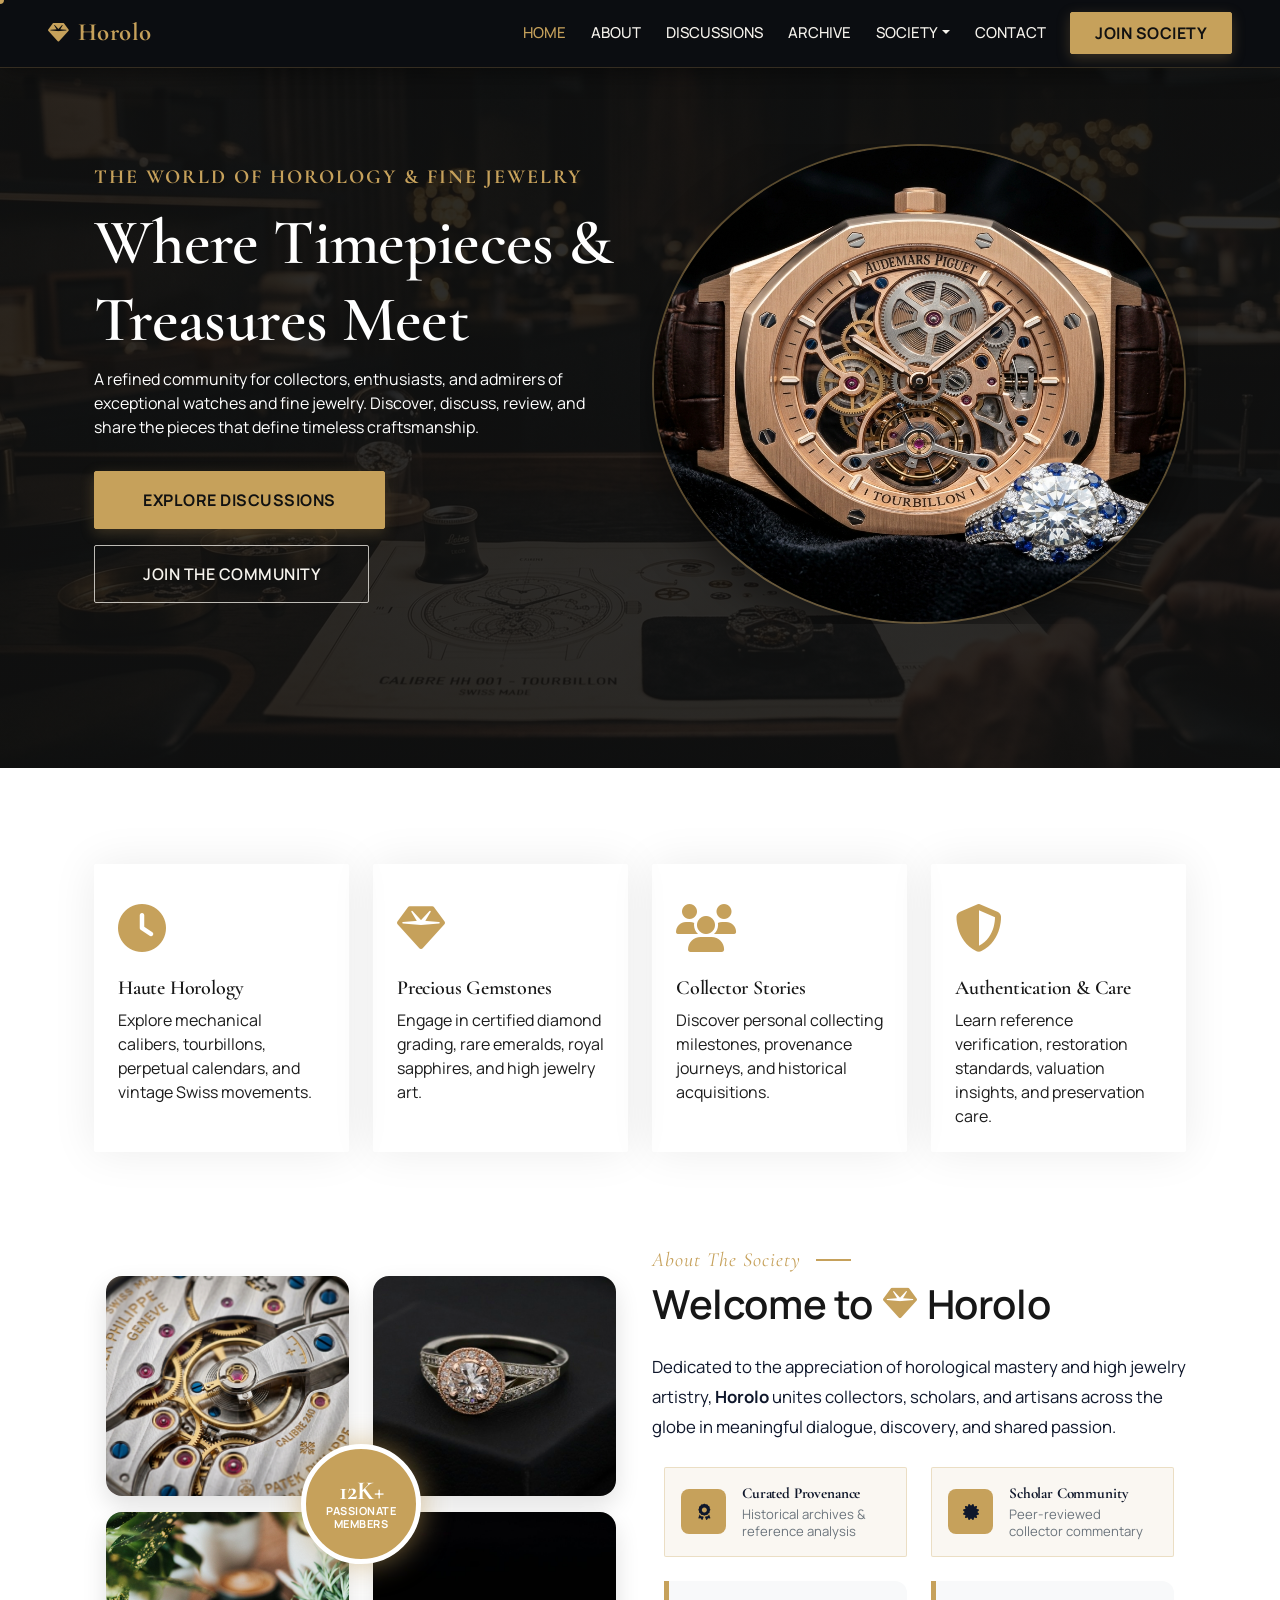
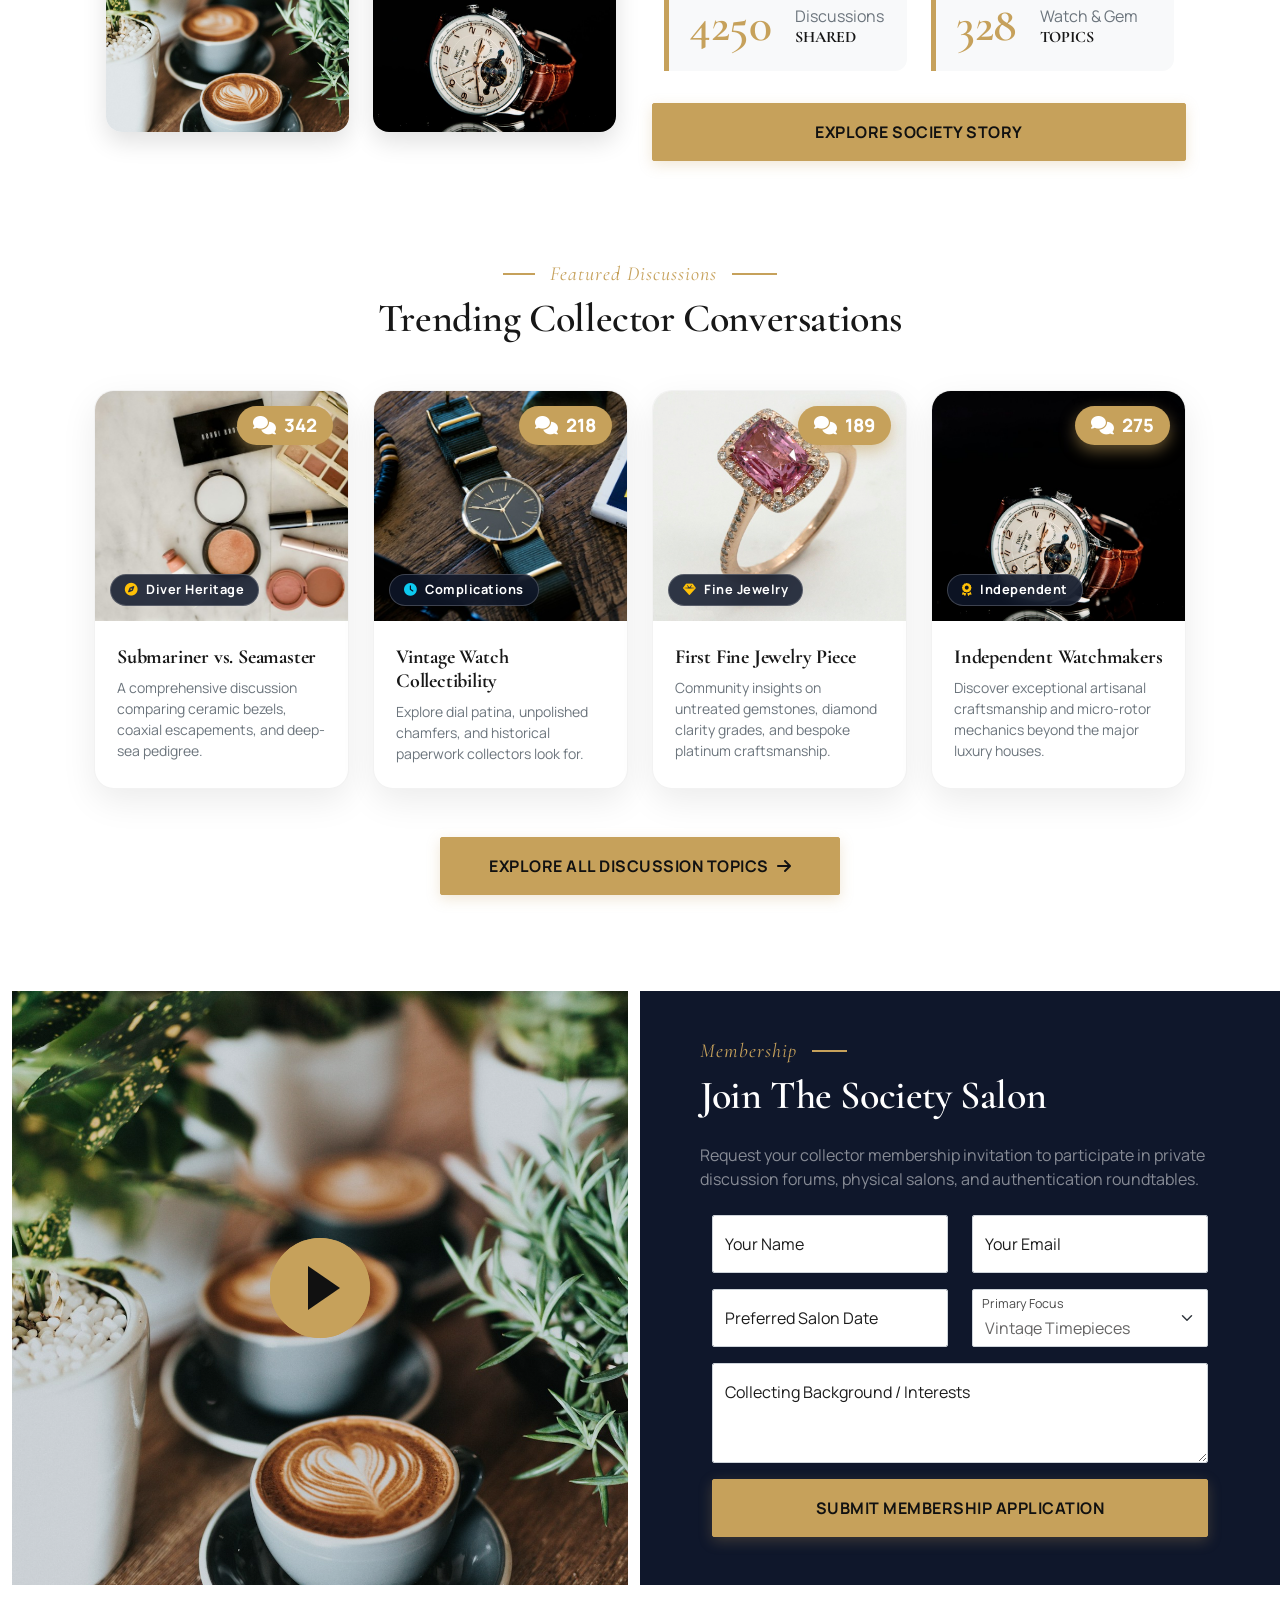
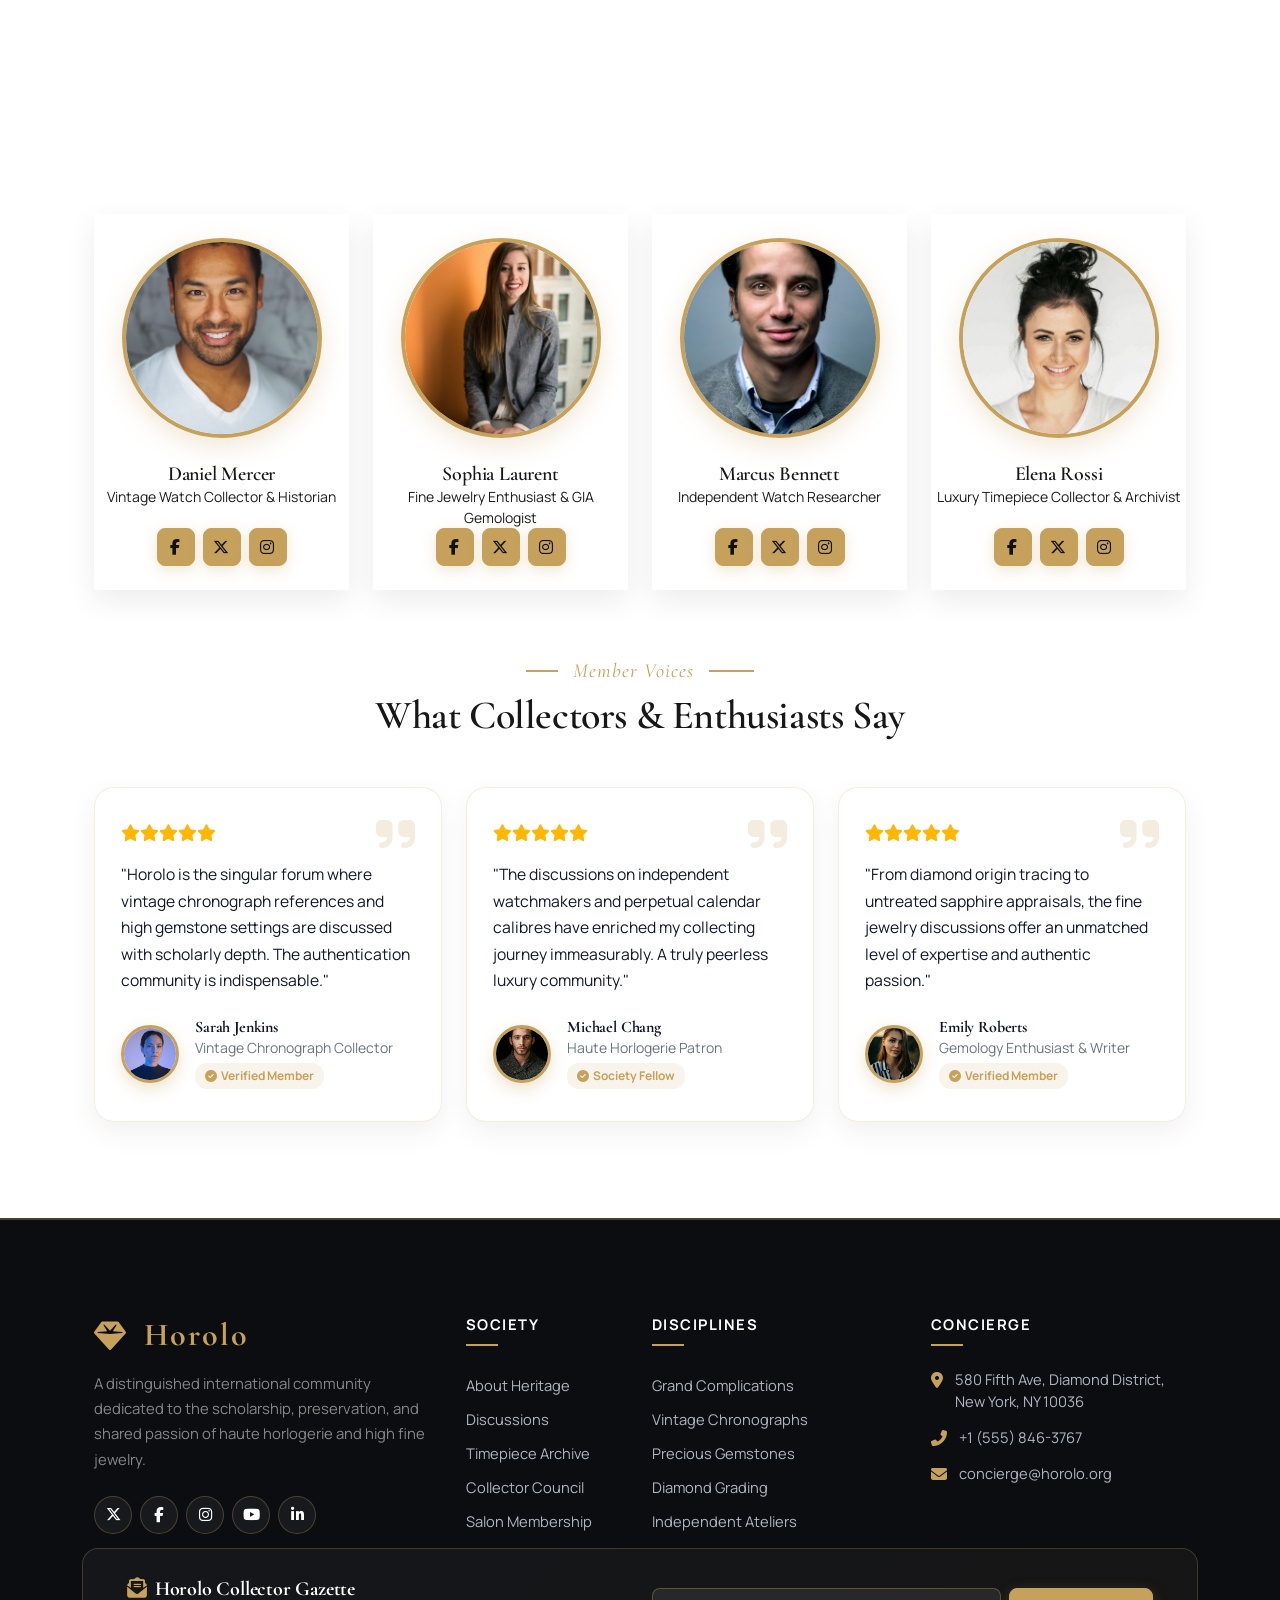
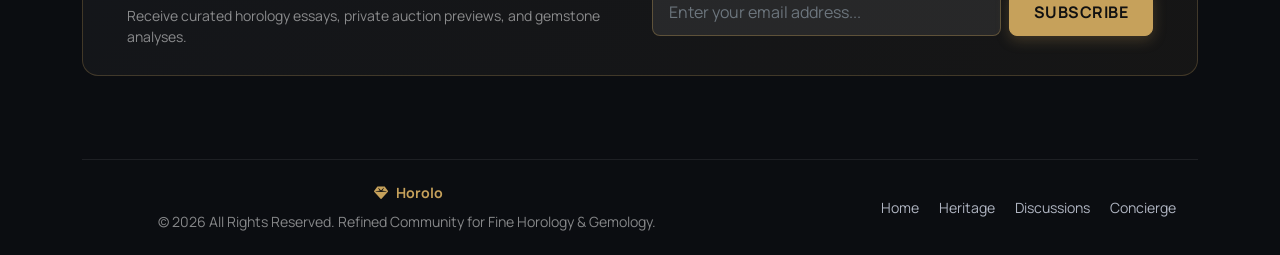
<file: index.html>
<!DOCTYPE html>
<html lang="en">

<head>
    <meta charset="utf-8">
    <title>Horolo | Where Timepieces & Treasures Meet</title>
    <meta content="width=device-width, initial-scale=1.0" name="viewport">
    <meta content="Horolo, luxury watches, fine jewelry, horology, watch collecting, vintage timepieces, precious gemstones, diamonds, Rolex, Patek Philippe, Audemars Piguet, Cartier, watch reviews, jewelry discussions" name="keywords">
    <meta content="A refined community for collectors, enthusiasts, and admirers of exceptional watches and fine jewelry. Discover, discuss, review, and share the pieces that define timeless craftsmanship." name="description">

    <!-- Favicon -->
    <link rel="icon" type="image/svg+xml" href="img/favicon.svg">
    <link rel="icon" type="image/png" sizes="32x32" href="img/favicon-32x32.png">
    <link rel="icon" type="image/png" href="img/favicon.png">
    <link rel="shortcut icon" href="img/favicon.ico">
    <link rel="apple-touch-icon" sizes="180x180" href="img/apple-touch-icon.png">

    <!-- Google Web Fonts -->
    <link rel="preconnect" href="https://fonts.googleapis.com">
    <link rel="preconnect" href="https://fonts.gstatic.com" crossorigin>
    <link href="https://fonts.googleapis.com/css2?family=Cormorant+Garamond:ital,wght@0,400;0,500;0,600;0,700;1,400;1,600&family=Manrope:wght@300;400;500;600;700;800&display=swap" rel="stylesheet">

    <!-- Icon Font Stylesheet -->
    <link href="https://cdnjs.cloudflare.com/ajax/libs/font-awesome/6.5.1/css/all.min.css" rel="stylesheet">
    <link href="https://cdn.jsdelivr.net/npm/bootstrap-icons@1.4.1/font/bootstrap-icons.css" rel="stylesheet">

    <!-- Libraries Stylesheet -->
    <link href="lib/animate/animate.min.css" rel="stylesheet">
    <link href="lib/owlcarousel/assets/owl.carousel.min.css" rel="stylesheet">
    <link href="lib/tempusdominus/css/tempusdominus-bootstrap-4.min.css" rel="stylesheet" />

    <!-- Customized Bootstrap Stylesheet -->
    <link href="css/bootstrap.min.css" rel="stylesheet">

    <!-- Template Stylesheet -->
    <link href="css/style.css" rel="stylesheet">

    <!-- Open Graph SEO -->
    <meta property="og:title" content="Horolo - Fine Jewelry & Luxury Watches Community">
    <meta property="og:description" content="A refined community for collectors, enthusiasts, and admirers of exceptional watches and fine jewelry. Discover, discuss, review, and share the pieces that define timeless craftsmanship.">
    <meta property="og:type" content="website">
</head>

<body>
    <div class="container-xxl bg-white p-0">
        <!-- Spinner Start -->
        <div id="spinner" class="show bg-white position-fixed translate-middle w-100 vh-100 top-50 start-50 d-flex align-items-center justify-content-center">
            <div class="spinner-border text-primary" style="width: 3rem; height: 3rem;" role="status">
                <span class="sr-only">Loading...</span>
            </div>
        </div>
        <!-- Spinner End -->


        <!-- Navbar & Hero Start -->
        <div class="container-xxl position-relative p-0">
            <nav class="navbar navbar-expand-lg navbar-dark bg-dark px-4 px-lg-5 py-3 py-lg-0">
                <a href="index.html" class="navbar-brand p-0">
                    <h1 class="text-primary m-0"><i class="fa fa-gem me-3"></i>Horolo</h1>
                </a>
                <button class="navbar-toggler" type="button" data-bs-toggle="collapse" data-bs-target="#navbarCollapse">
                    <span class="fa fa-bars"></span>
                </button>
                <div class="collapse navbar-collapse" id="navbarCollapse">
                    <div class="navbar-nav ms-auto py-0 pe-4">
                        <a href="index.html" class="nav-item nav-link active">Home</a>
                        <a href="about.html" class="nav-item nav-link">About</a>
                        <a href="service.html" class="nav-item nav-link">Discussions</a>
                        <a href="menu.html" class="nav-item nav-link">Archive</a>
                        <div class="nav-item dropdown">
                            <a href="#" class="nav-link dropdown-toggle" data-bs-toggle="dropdown">Society</a>
                            <div class="dropdown-menu m-0">
                                <a href="booking.html" class="dropdown-item">Membership Salon</a>
                                <a href="team.html" class="dropdown-item">Collector Council</a>
                                <a href="testimonial.html" class="dropdown-item">Collector Voices</a>
                            </div>
                        </div>
                        <a href="contact.html" class="nav-item nav-link">Contact</a>
                    </div>
                    <a href="booking.html" class="btn btn-primary py-2 px-4">Join Society</a>
                </div>
            </nav>

            <div class="container-xxl py-5 bg-dark hero-header mb-5">
                <div class="container my-5 py-5">
                    <div class="row align-items-center g-5">
                        <div class="col-lg-6 text-center text-lg-start">
                            <h5 class="text-primary text-uppercase fw-bold mb-3 tracking-widest animated slideInLeft" style="letter-spacing: 2px;">THE WORLD OF HOROLOGY & FINE JEWELRY</h5>
                            <h1 class="display-3 text-white animated slideInLeft">Where Timepieces &<br>Treasures Meet</h1>
                            <p class="text-white animated slideInLeft mb-4 pb-2">A refined community for collectors, enthusiasts, and admirers of exceptional watches and fine jewelry. Discover, discuss, review, and share the pieces that define timeless craftsmanship.</p>
                            <div class="d-flex flex-wrap align-items-center justify-content-center justify-content-lg-start gap-3">
                                <a href="service.html" class="btn btn-primary py-3 px-4 px-sm-5 animated slideInLeft">Explore Discussions</a>
                                <a href="booking.html" class="btn btn-outline-light py-3 px-4 px-sm-5 animated slideInLeft">Join the Community</a>
                            </div>
                        </div>
                        <div class="col-lg-6 text-center text-lg-end overflow-hidden">
                            <img class="img-fluid rounded-circle" src="img/hero.png" alt="Horolo Masterpiece Timepiece & Diamond Jewelry" style="max-height: 480px; box-shadow: 0 15px 45px rgba(0,0,0,0.5); border: 2px solid rgba(198, 161, 91, 0.4);">
                        </div>
                    </div>
                </div>
            </div>
        </div>
        <!-- Navbar & Hero End -->


        <!-- Service Start -->
        <div class="container-xxl py-5">
            <div class="container">
                <div class="row g-4">
                    <div class="col-lg-3 col-sm-6 wow fadeInUp" data-wow-delay="0.1s">
                        <div class="service-item rounded pt-3 h-100">
                            <div class="p-4 d-flex flex-column h-100">
                                <i class="fa fa-3x fa-clock text-primary mb-4"></i>
                                <h5>Haute Horology</h5>
                                <p class="mb-0">Explore mechanical calibers, tourbillons, perpetual calendars, and vintage Swiss movements.</p>
                            </div>
                        </div>
                    </div>
                    <div class="col-lg-3 col-sm-6 wow fadeInUp" data-wow-delay="0.3s">
                        <div class="service-item rounded pt-3 h-100">
                            <div class="p-4 d-flex flex-column h-100">
                                <i class="fa fa-3x fa-gem text-primary mb-4"></i>
                                <h5>Precious Gemstones</h5>
                                <p class="mb-0">Engage in certified diamond grading, rare emeralds, royal sapphires, and high jewelry art.</p>
                            </div>
                        </div>
                    </div>
                    <div class="col-lg-3 col-sm-6 wow fadeInUp" data-wow-delay="0.5s">
                        <div class="service-item rounded pt-3 h-100">
                            <div class="p-4 d-flex flex-column h-100">
                                <i class="fa fa-3x fa-users text-primary mb-4"></i>
                                <h5>Collector Stories</h5>
                                <p class="mb-0">Discover personal collecting milestones, provenance journeys, and historical acquisitions.</p>
                            </div>
                        </div>
                    </div>
                    <div class="col-lg-3 col-sm-6 wow fadeInUp" data-wow-delay="0.7s">
                        <div class="service-item rounded pt-3 h-100">
                            <div class="p-4 d-flex flex-column h-100">
                                <i class="fa fa-3x fa-shield-alt text-primary mb-4"></i>
                                <h5>Authentication & Care</h5>
                                <p class="mb-0">Learn reference verification, restoration standards, valuation insights, and preservation care.</p>
                            </div>
                        </div>
                    </div>
                </div>
            </div>
        </div>
        <!-- Service End -->


        <!-- About Start -->
        <div class="container-xxl py-5">
            <div class="container">
                <div class="row g-5 align-items-center">
                    <div class="col-lg-6">
                        <div class="about-img-container">
                            <div class="row g-3">
                                <div class="col-6 text-start">
                                    <div class="about-img-box wow zoomIn" data-wow-delay="0.1s">
                                        <img class="img-fluid w-100" src="img/about-1.jpg" alt="Master Swiss Watch Movement & Calibre Finish">
                                    </div>
                                </div>
                                <div class="col-6 text-start">
                                    <div class="about-img-box wow zoomIn" data-wow-delay="0.3s">
                                        <img class="img-fluid w-100" src="img/about-2.jpg" alt="Fine Diamond & Emerald High Jewelry Ring">
                                    </div>
                                </div>
                                <div class="col-6 text-end">
                                    <div class="about-img-box wow zoomIn" data-wow-delay="0.5s">
                                        <img class="img-fluid w-100" src="img/about-3.jpg" alt="Master Watchmaker Atelier Workbench">
                                    </div>
                                </div>
                                <div class="col-6 text-end">
                                    <div class="about-img-box wow zoomIn" data-wow-delay="0.7s">
                                        <img class="img-fluid w-100" src="img/about-4.jpg" alt="Luxury Timepiece & Gem Collector Archive">
                                    </div>
                                </div>
                            </div>
                            <div class="about-experience-badge wow pulse" data-wow-delay="0.9s">
                                <h3>12K+</h3>
                                <span>Passionate Members</span>
                            </div>
                        </div>
                    </div>
                    <div class="col-lg-6">
                        <h5 class="section-title ff-secondary text-start text-primary fw-normal wow fadeInUp" data-wow-delay="0.1s">About The Society</h5>
                        <h1 class="mb-4 wow fadeInUp d-flex align-items-center flex-wrap" data-wow-delay="0.2s">
                            <span>Welcome to</span>
                            <span class="heading-icon text-primary"><i class="fa fa-gem"></i></span>
                            <span>Horolo</span>
                        </h1>
                        <p class="lead mb-4 wow fadeInUp text-dark fw-normal" data-wow-delay="0.3s" style="font-size: 1.05rem; line-height: 1.8; color: #444;">
                            Dedicated to the appreciation of horological mastery and high jewelry artistry, <strong>Horolo</strong> unites collectors, scholars, and artisans across the globe in meaningful dialogue, discovery, and shared passion.
                        </p>
                        <div class="row g-3 mb-4 wow fadeInUp" data-wow-delay="0.4s">
                            <div class="col-sm-6">
                                <div class="d-flex align-items-center p-3 rounded" style="background: #FAF7F2; border: 1px solid rgba(198, 161, 91, 0.3);">
                                    <div class="btn-square bg-primary text-dark rounded-circle flex-shrink-0 me-3" style="width: 45px; height: 45px; display: flex; align-items: center; justify-content: center; font-weight: bold;">
                                        <i class="fa fa-award"></i>
                                    </div>
                                    <div>
                                        <h6 class="mb-1 text-dark fw-bold" style="font-size: 0.95rem;">Curated Provenance</h6>
                                        <small class="text-muted" style="font-size: 0.82rem; line-height: 1.3; display: block;">Historical archives & reference analysis</small>
                                    </div>
                                </div>
                            </div>
                            <div class="col-sm-6">
                                <div class="d-flex align-items-center p-3 rounded" style="background: #FAF7F2; border: 1px solid rgba(198, 161, 91, 0.3);">
                                    <div class="btn-square bg-primary text-dark rounded-circle flex-shrink-0 me-3" style="width: 45px; height: 45px; display: flex; align-items: center; justify-content: center; font-weight: bold;">
                                        <i class="fa fa-certificate"></i>
                                    </div>
                                    <div>
                                        <h6 class="mb-1 text-dark fw-bold" style="font-size: 0.95rem;">Scholar Community</h6>
                                        <small class="text-muted" style="font-size: 0.82rem; line-height: 1.3; display: block;">Peer-reviewed collector commentary</small>
                                    </div>
                                </div>
                            </div>
                        </div>
                        <div class="row g-4 mb-4">
                            <div class="col-sm-6 wow fadeInUp" data-wow-delay="0.5s">
                                <div class="d-flex align-items-center about-feature-box">
                                    <h1 class="flex-shrink-0 display-5 text-primary mb-0" data-toggle="counter-up">8500</h1>
                                    <div class="ps-4">
                                        <p class="mb-0 text-muted">Discussions</p>
                                        <h6 class="text-uppercase mb-0 fw-bold">Shared</h6>
                                    </div>
                                </div>
                            </div>
                            <div class="col-sm-6 wow fadeInUp" data-wow-delay="0.6s">
                                <div class="d-flex align-items-center about-feature-box">
                                    <h1 class="flex-shrink-0 display-5 text-primary mb-0" data-toggle="counter-up">650</h1>
                                    <div class="ps-4">
                                        <p class="mb-0 text-muted">Watch & Gem</p>
                                        <h6 class="text-uppercase mb-0 fw-bold">Topics</h6>
                                    </div>
                                </div>
                            </div>
                        </div>
                        <a class="btn btn-primary py-3 px-5 mt-2 wow fadeInUp" data-wow-delay="0.7s" href="about.html">Explore Society Story</a>
                    </div>
                </div>
            </div>
        </div>
        <!-- About End -->


        <!-- Chef Culinary Showcase Start (Featured Discussions) -->
        <div class="container-xxl py-5">
            <div class="container">
                <div class="text-center wow fadeInUp" data-wow-delay="0.1s">
                    <h5 class="section-title ff-secondary text-center text-primary fw-normal">Featured Discussions</h5>
                    <h1 class="mb-5">Trending Collector Conversations</h1>
                </div>
                <div class="row g-4">
                    <div class="col-lg-3 col-md-6 wow fadeInUp" data-wow-delay="0.1s">
                        <div class="culinary-card">
                            <div class="culinary-img-wrapper">
                                <span class="culinary-price-tag"><i class="fa fa-comments me-1"></i> 342</span>
                                <span class="culinary-badge"><i class="fa fa-compass text-warning me-1"></i> Diver Heritage</span>
                                <img src="img/menu-1.jpg" alt="Rolex Submariner vs Omega Seamaster Dive Watch Discussion">
                            </div>
                            <div class="culinary-content text-start">
                                <h5 class="fw-bold mb-2">Submariner vs. Seamaster</h5>
                                <p class="text-muted small mb-0">A comprehensive discussion comparing ceramic bezels, coaxial escapements, and deep-sea pedigree.</p>
                            </div>
                        </div>
                    </div>
                    <div class="col-lg-3 col-md-6 wow fadeInUp" data-wow-delay="0.3s">
                        <div class="culinary-card">
                            <div class="culinary-img-wrapper">
                                <span class="culinary-price-tag"><i class="fa fa-comments me-1"></i> 218</span>
                                <span class="culinary-badge"><i class="fa fa-clock text-info me-1"></i> Complications</span>
                                <img src="img/menu-2.jpg" alt="Patek Philippe Grand Complications Discussion">
                            </div>
                            <div class="culinary-content text-start">
                                <h5 class="fw-bold mb-2">Vintage Watch Collectibility</h5>
                                <p class="text-muted small mb-0">Explore dial patina, unpolished chamfers, and historical paperwork collectors look for.</p>
                            </div>
                        </div>
                    </div>
                    <div class="col-lg-3 col-md-6 wow fadeInUp" data-wow-delay="0.5s">
                        <div class="culinary-card">
                            <div class="culinary-img-wrapper">
                                <span class="culinary-price-tag"><i class="fa fa-comments me-1"></i> 189</span>
                                <span class="culinary-badge"><i class="fa fa-gem text-warning me-1"></i> Fine Jewelry</span>
                                <img src="img/menu-6.jpg" alt="High Fine Jewelry Diamond and Sapphire Discussion">
                            </div>
                            <div class="culinary-content text-start">
                                <h5 class="fw-bold mb-2">First Fine Jewelry Piece</h5>
                                <p class="text-muted small mb-0">Community insights on untreated gemstones, diamond clarity grades, and bespoke platinum craftsmanship.</p>
                            </div>
                        </div>
                    </div>
                    <div class="col-lg-3 col-md-6 wow fadeInUp" data-wow-delay="0.7s">
                        <div class="culinary-card">
                            <div class="culinary-img-wrapper">
                                <span class="culinary-price-tag"><i class="fa fa-comments me-1"></i> 275</span>
                                <span class="culinary-badge"><i class="fa fa-award text-warning me-1"></i> Independent</span>
                                <img src="img/menu-4.jpg" alt="Independent Watchmakers Craftsmanship Discussion">
                            </div>
                            <div class="culinary-content text-start">
                                <h5 class="fw-bold mb-2">Independent Watchmakers</h5>
                                <p class="text-muted small mb-0">Discover exceptional artisanal craftsmanship and micro-rotor mechanics beyond the major luxury houses.</p>
                            </div>
                        </div>
                    </div>
                </div>
                <div class="text-center mt-5 wow fadeInUp" data-wow-delay="0.9s">
                    <a href="service.html" class="btn btn-primary py-3 px-5">Explore All Discussion Topics <i class="fa fa-arrow-right ms-2"></i></a>
                </div>
            </div>
        </div>
        <!-- Chef Culinary Showcase End -->


        <!-- Reservation Start (Membership Salon Access) -->
        <div class="container-xxl py-5 px-0 wow fadeInUp" data-wow-delay="0.1s">
            <div class="row g-0">
                <div class="col-md-6">
                    <div class="video">
                        <button type="button" class="btn-play" data-bs-toggle="modal" data-src="https://www.youtube.com/embed/dQw4w9WgXcQ" data-bs-target="#videoModal">
                            <span></span>
                        </button>
                    </div>
                </div>
                <div class="col-md-6 bg-dark d-flex align-items-center">
                    <div class="p-5 wow fadeInUp" data-wow-delay="0.2s">
                        <h5 class="section-title ff-secondary text-start text-primary fw-normal">Membership</h5>
                        <h1 class="text-white mb-4">Join The Society Salon</h1>
                        <p class="text-white-50 mb-4">Request your collector membership invitation to participate in private discussion forums, physical salons, and authentication roundtables.</p>
                        <form>
                            <div class="row g-3">
                                <div class="col-md-6">
                                    <div class="form-floating">
                                        <input type="text" class="form-control" id="name" placeholder="Your Name">
                                        <label for="name">Your Name</label>
                                    </div>
                                </div>
                                <div class="col-md-6">
                                    <div class="form-floating">
                                        <input type="email" class="form-control" id="email" placeholder="Your Email">
                                        <label for="email">Your Email</label>
                                    </div>
                                </div>
                                <div class="col-md-6">
                                    <div class="form-floating date" id="date3" data-target-input="nearest">
                                        <input type="text" class="form-control datetimepicker-input" id="datetime" placeholder="Preferred Salon Date" data-target="#date3" data-toggle="datetimepicker" />
                                        <label for="datetime">Preferred Salon Date</label>
                                    </div>
                                </div>
                                <div class="col-md-6">
                                    <div class="form-floating">
                                        <select class="form-select" id="select1">
                                          <option value="1">Vintage Timepieces</option>
                                          <option value="2">Haute Horlogerie Complications</option>
                                          <option value="3">High Fine Jewelry & Gems</option>
                                          <option value="4">Independent Watchmaking</option>
                                        </select>
                                        <label for="select1">Primary Focus</label>
                                      </div>
                                </div>
                                <div class="col-12">
                                    <div class="form-floating">
                                        <textarea class="form-control" placeholder="Collecting Interests & Heritage" id="message" style="height: 100px"></textarea>
                                        <label for="message">Collecting Background / Interests</label>
                                    </div>
                                </div>
                                <div class="col-12">
                                    <button class="btn btn-primary w-100 py-3" type="submit">Submit Membership Application</button>
                                </div>
                            </div>
                        </form>
                    </div>
                </div>
            </div>
        </div>

        <div class="modal fade" id="videoModal" tabindex="-1" aria-labelledby="exampleModalLabel" aria-hidden="true">
            <div class="modal-dialog">
                <div class="modal-content rounded-0">
                    <div class="modal-header">
                        <h5 class="modal-title" id="exampleModalLabel">Haute Horlogerie Atelier Video</h5>
                        <button type="button" class="btn-close" data-bs-dismiss="modal" aria-label="Close"></button>
                    </div>
                    <div class="modal-body">
                        <div class="ratio ratio-16x9">
                            <iframe class="embed-responsive-item" src="" id="video" allowfullscreen allowscriptaccess="always"
                                allow="autoplay"></iframe>
                        </div>
                    </div>
                </div>
            </div>
        </div>
        <!-- Reservation End -->


        <!-- Team Start (Collector Council) -->
        <div class="container-xxl pt-5 pb-3">
            <div class="container">
                <div class="text-center wow fadeInUp" data-wow-delay="0.1s">
                    <h5 class="section-title ff-secondary text-center text-primary fw-normal">Collector Council</h5>
                    <h1 class="mb-5">Curators & Research Specialists</h1>
                </div>
                <div class="row g-4">
                    <div class="col-lg-3 col-md-6 wow fadeInUp" data-wow-delay="0.1s">
                        <div class="team-item text-center rounded overflow-hidden">
                            <div class="rounded-circle overflow-hidden mx-auto my-3">
                                <img class="img-fluid" src="img/team-1.jpg" alt="Daniel Mercer - Vintage Watch Collector & Historian">
                            </div>
                            <h5 class="mb-0">Daniel Mercer</h5>
                            <small>Vintage Watch Collector & Historian</small>
                            <div class="d-flex justify-content-center mt-3">
                                <a class="btn btn-square btn-primary mx-1" href=""><i class="fab fa-facebook-f"></i></a>
                                <a class="btn btn-square btn-primary mx-1" href=""><i class="fab fa-x-twitter"></i></a>
                                <a class="btn btn-square btn-primary mx-1" href=""><i class="fab fa-instagram"></i></a>
                            </div>
                        </div>
                    </div>
                    <div class="col-lg-3 col-md-6 wow fadeInUp" data-wow-delay="0.3s">
                        <div class="team-item text-center rounded overflow-hidden">
                            <div class="rounded-circle overflow-hidden mx-auto my-3">
                                <img class="img-fluid" src="img/team-2.jpg" alt="Sophia Laurent - Fine Jewelry Specialist & GIA Gemologist">
                            </div>
                            <h5 class="mb-0">Sophia Laurent</h5>
                            <small>Fine Jewelry Enthusiast & GIA Gemologist</small>
                            <div class="d-flex justify-content-center mt-3">
                                <a class="btn btn-square btn-primary mx-1" href=""><i class="fab fa-facebook-f"></i></a>
                                <a class="btn btn-square btn-primary mx-1" href=""><i class="fab fa-x-twitter"></i></a>
                                <a class="btn btn-square btn-primary mx-1" href=""><i class="fab fa-instagram"></i></a>
                            </div>
                        </div>
                    </div>
                    <div class="col-lg-3 col-md-6 wow fadeInUp" data-wow-delay="0.5s">
                        <div class="team-item text-center rounded overflow-hidden">
                            <div class="rounded-circle overflow-hidden mx-auto my-3">
                                <img class="img-fluid" src="img/team-3.jpg" alt="Marcus Bennett - Independent Watch Researcher">
                            </div>
                            <h5 class="mb-0">Marcus Bennett</h5>
                            <small>Independent Watch Researcher</small>
                            <div class="d-flex justify-content-center mt-3">
                                <a class="btn btn-square btn-primary mx-1" href=""><i class="fab fa-facebook-f"></i></a>
                                <a class="btn btn-square btn-primary mx-1" href=""><i class="fab fa-x-twitter"></i></a>
                                <a class="btn btn-square btn-primary mx-1" href=""><i class="fab fa-instagram"></i></a>
                            </div>
                        </div>
                    </div>
                    <div class="col-lg-3 col-md-6 wow fadeInUp" data-wow-delay="0.7s">
                        <div class="team-item text-center rounded overflow-hidden">
                            <div class="rounded-circle overflow-hidden mx-auto my-3">
                                <img class="img-fluid" src="img/team-4.jpg" alt="Elena Rossi - Luxury Timepiece Collector & Archivist">
                            </div>
                            <h5 class="mb-0">Elena Rossi</h5>
                            <small>Luxury Timepiece Collector & Archivist</small>
                            <div class="d-flex justify-content-center mt-3">
                                <a class="btn btn-square btn-primary mx-1" href=""><i class="fab fa-facebook-f"></i></a>
                                <a class="btn btn-square btn-primary mx-1" href=""><i class="fab fa-x-twitter"></i></a>
                                <a class="btn btn-square btn-primary mx-1" href=""><i class="fab fa-instagram"></i></a>
                            </div>
                        </div>
                    </div>
                </div>
            </div>
        </div>
        <!-- Team End -->


        <!-- VIP Guest Testimonials Start (Collector Voices) -->
        <div class="container-xxl py-5">
            <div class="container">
                <div class="text-center wow fadeInUp" data-wow-delay="0.1s">
                    <h5 class="section-title ff-secondary text-center text-primary fw-normal">Member Voices</h5>
                    <h1 class="mb-5">What Collectors & Enthusiasts Say</h1>
                </div>
                <div class="row g-4 justify-content-center">
                    <div class="col-lg-4 col-md-6 wow fadeInUp" data-wow-delay="0.1s">
                        <div class="vip-testimonial-card">
                            <i class="fa fa-quote-right vip-quote-icon"></i>
                            <div class="vip-star-rating">
                                <i class="fa fa-star"></i><i class="fa fa-star"></i><i class="fa fa-star"></i><i class="fa fa-star"></i><i class="fa fa-star"></i>
                            </div>
                            <p class="text-dark mb-4" style="line-height: 1.7; font-size: 0.98rem;">"Horolo is the singular forum where vintage chronograph references and high gemstone settings are discussed with scholarly depth. The authentication community is indispensable."</p>
                            <div class="d-flex align-items-center">
                                <img class="vip-avatar me-3" src="img/testimonial-1.jpg" alt="Sarah Jenkins Collector Review">
                                <div>
                                    <h6 class="fw-bold mb-0 text-dark">Sarah Jenkins</h6>
                                    <small class="text-muted d-block mb-1">Vintage Chronograph Collector</small>
                                    <span class="vip-verified-badge"><i class="fa fa-check-circle"></i> Verified Member</span>
                                </div>
                            </div>
                        </div>
                    </div>
                    <div class="col-lg-4 col-md-6 wow fadeInUp" data-wow-delay="0.3s">
                        <div class="vip-testimonial-card">
                            <i class="fa fa-quote-right vip-quote-icon"></i>
                            <div class="vip-star-rating">
                                <i class="fa fa-star"></i><i class="fa fa-star"></i><i class="fa fa-star"></i><i class="fa fa-star"></i><i class="fa fa-star"></i>
                            </div>
                            <p class="text-dark mb-4" style="line-height: 1.7; font-size: 0.98rem;">"The discussions on independent watchmakers and perpetual calendar calibres have enriched my collecting journey immeasurably. A truly peerless luxury community."</p>
                            <div class="d-flex align-items-center">
                                <img class="vip-avatar me-3" src="img/testimonial-2.jpg" alt="Michael Chang Collector Review">
                                <div>
                                    <h6 class="fw-bold mb-0 text-dark">Michael Chang</h6>
                                    <small class="text-muted d-block mb-1">Haute Horlogerie Patron</small>
                                    <span class="vip-verified-badge"><i class="fa fa-check-circle"></i> Society Fellow</span>
                                </div>
                            </div>
                        </div>
                    </div>
                    <div class="col-lg-4 col-md-6 wow fadeInUp" data-wow-delay="0.5s">
                        <div class="vip-testimonial-card">
                            <i class="fa fa-quote-right vip-quote-icon"></i>
                            <div class="vip-star-rating">
                                <i class="fa fa-star"></i><i class="fa fa-star"></i><i class="fa fa-star"></i><i class="fa fa-star"></i><i class="fa fa-star"></i>
                            </div>
                            <p class="text-dark mb-4" style="line-height: 1.7; font-size: 0.98rem;">"From diamond origin tracing to untreated sapphire appraisals, the fine jewelry discussions offer an unmatched level of expertise and authentic passion."</p>
                            <div class="d-flex align-items-center">
                                <img class="vip-avatar me-3" src="img/testimonial-3.jpg" alt="Emily Roberts Collector Review">
                                <div>
                                    <h6 class="fw-bold mb-0 text-dark">Emily Roberts</h6>
                                    <small class="text-muted d-block mb-1">Gemology Enthusiast & Writer</small>
                                    <span class="vip-verified-badge"><i class="fa fa-check-circle"></i> Verified Member</span>
                                </div>
                            </div>
                        </div>
                    </div>
                </div>
            </div>
        </div>
        <!-- VIP Guest Testimonials End -->
        

                        <!-- Footer Start -->
        <div class="container-fluid footer pt-5 mt-5 wow fadeIn" data-wow-delay="0.1s">
            <div class="container py-5">
                <!-- Top Brand & Columns Grid -->
                <div class="row g-5">
                    <!-- Col 1: Brand & About -->
                    <div class="col-lg-4 col-md-6">
                        <a href="index.html" class="d-inline-flex align-items-center text-decoration-none mb-3">
                            <h2 class="text-primary m-0 d-inline-flex align-items-center fw-bold" style="letter-spacing: 2px;">
                                <i class="fa fa-gem me-3 text-primary"></i>Horolo
                            </h2>
                        </a>
                        <p class="text-white-50 mb-4" style="font-size: 0.93rem; line-height: 1.7;">A distinguished international community dedicated to the scholarship, preservation, and shared passion of haute horlogerie and high fine jewelry.</p>
                        <div class="d-flex align-items-center">
                            <a class="footer-social-btn" href="https://twitter.com" target="_blank" title="Twitter / X"><i class="fab fa-x-twitter"></i></a>
                            <a class="footer-social-btn" href="https://facebook.com" target="_blank" title="Facebook"><i class="fab fa-facebook-f"></i></a>
                            <a class="footer-social-btn" href="https://instagram.com" target="_blank" title="Instagram"><i class="fab fa-instagram"></i></a>
                            <a class="footer-social-btn" href="https://youtube.com" target="_blank" title="YouTube"><i class="fab fa-youtube"></i></a>
                            <a class="footer-social-btn" href="https://linkedin.com" target="_blank" title="LinkedIn"><i class="fab fa-linkedin-in"></i></a>
                        </div>
                    </div>

                    <!-- Col 2: Quick Links -->
                    <div class="col-lg-2 col-md-6">
                        <h5 class="footer-heading">Society</h5>
                        <a class="footer-link-item" href="about.html">About Heritage</a>
                        <a class="footer-link-item" href="service.html">Discussions</a>
                        <a class="footer-link-item" href="menu.html">Timepiece Archive</a>
                        <a class="footer-link-item" href="team.html">Collector Council</a>
                        <a class="footer-link-item" href="booking.html">Salon Membership</a>
                    </div>

                    <!-- Col 3: Collecting Disciplines -->
                    <div class="col-lg-3 col-md-6">
                        <h5 class="footer-heading">Disciplines</h5>
                        <a class="footer-link-item" href="service.html">Grand Complications</a>
                        <a class="footer-link-item" href="service.html">Vintage Chronographs</a>
                        <a class="footer-link-item" href="service.html">Precious Gemstones</a>
                        <a class="footer-link-item" href="service.html">Diamond Grading</a>
                        <a class="footer-link-item" href="service.html">Independent Ateliers</a>
                    </div>

                    <!-- Col 4: Concierge & Salons -->
                    <div class="col-lg-3 col-md-6">
                        <h5 class="footer-heading">Concierge</h5>
                        <div class="footer-contact-item">
                            <i class="fa fa-map-marker-alt"></i>
                            <span>580 Fifth Ave, Diamond District, New York, NY 10036</span>
                        </div>
                        <div class="footer-contact-item">
                            <i class="fa fa-phone-alt"></i>
                            <span>+1 (555) 846-3767</span>
                        </div>
                        <div class="footer-contact-item">
                            <i class="fa fa-envelope"></i>
                            <span>concierge@horolo.org</span>
                        </div>
                    </div>
                </div>

                <!-- Newsletter Card Strip -->
                <div class="footer-newsletter-box">
                    <div class="row align-items-center">
                        <div class="col-lg-6 mb-3 mb-lg-0">
                            <h5 class="text-white mb-1 fw-bold"><i class="fa fa-envelope-open-text text-primary me-2"></i>Horolo Collector Gazette</h5>
                            <p class="text-white-50 small mb-0">Receive curated horology essays, private auction previews, and gemstone analyses.</p>
                        </div>
                        <div class="col-lg-6">
                            <form class="d-flex flex-sm-row flex-column gap-2">
                                <input type="email" class="form-control" placeholder="Enter your email address..." style="background: rgba(255,255,255,0.08); border: 1px solid rgba(198,161,91,0.35); color: #fff; border-radius: 8px; height: 48px; padding-left: 16px;">
                                <button type="button" class="btn btn-primary px-4 fw-bold" style="white-space: nowrap; height: 48px; border-radius: 8px;">Subscribe</button>
                            </form>
                        </div>
                    </div>
                </div>
            </div>

            <!-- Bottom Copyright Bar -->
            <div class="container">
                <div class="footer-bottom-bar">
                    <div class="row align-items-center">
                        <div class="col-md-7 text-center text-md-start mb-3 mb-md-0 d-flex align-items-center justify-content-center justify-content-md-start flex-wrap gap-2">
                            <a href="index.html" class="text-primary fw-bold text-decoration-none d-inline-flex align-items-center me-2">
                                <i class="fa fa-gem me-2 text-primary"></i>Horolo
                            </a>
                            <span class="text-white-50">&copy; 2026 All Rights Reserved. Refined Community for Fine Horology &amp; Gemology.</span>
                        </div>
                        <div class="col-md-5 text-center text-md-end">
                            <div class="d-inline-flex flex-wrap justify-content-center justify-content-md-end">
                                <a href="index.html">Home</a>
                                <a href="about.html">Heritage</a>
                                <a href="service.html">Discussions</a>
                                <a href="contact.html">Concierge</a>
                            </div>
                        </div>
                    </div>
                </div>
            </div>
        </div>
        <!-- Footer End -->


        <!-- Back to Top -->
        <a href="#" class="btn btn-lg btn-primary btn-lg-square back-to-top"><i class="bi bi-arrow-up"></i></a>
    </div>

    <!-- JavaScript Libraries -->
    <script src="https://code.jquery.com/jquery-3.4.1.min.js"></script>
    <script src="https://cdn.jsdelivr.net/npm/bootstrap@5.0.0/dist/js/bootstrap.bundle.min.js"></script>
    <script src="lib/wow/wow.min.js"></script>
    <script src="lib/easing/easing.min.js"></script>
    <script src="lib/waypoints/waypoints.min.js"></script>
    <script src="lib/counterup/counterup.min.js"></script>
    <script src="lib/owlcarousel/owl.carousel.min.js"></script>
    <script src="lib/tempusdominus/js/moment.min.js"></script>
    <script src="lib/tempusdominus/js/moment-timezone.min.js"></script>
    <script src="lib/tempusdominus/js/tempusdominus-bootstrap-4.min.js"></script>

    <!-- Template Javascript -->
    <script src="js/main.js"></script>
</body>

</html>
</file>
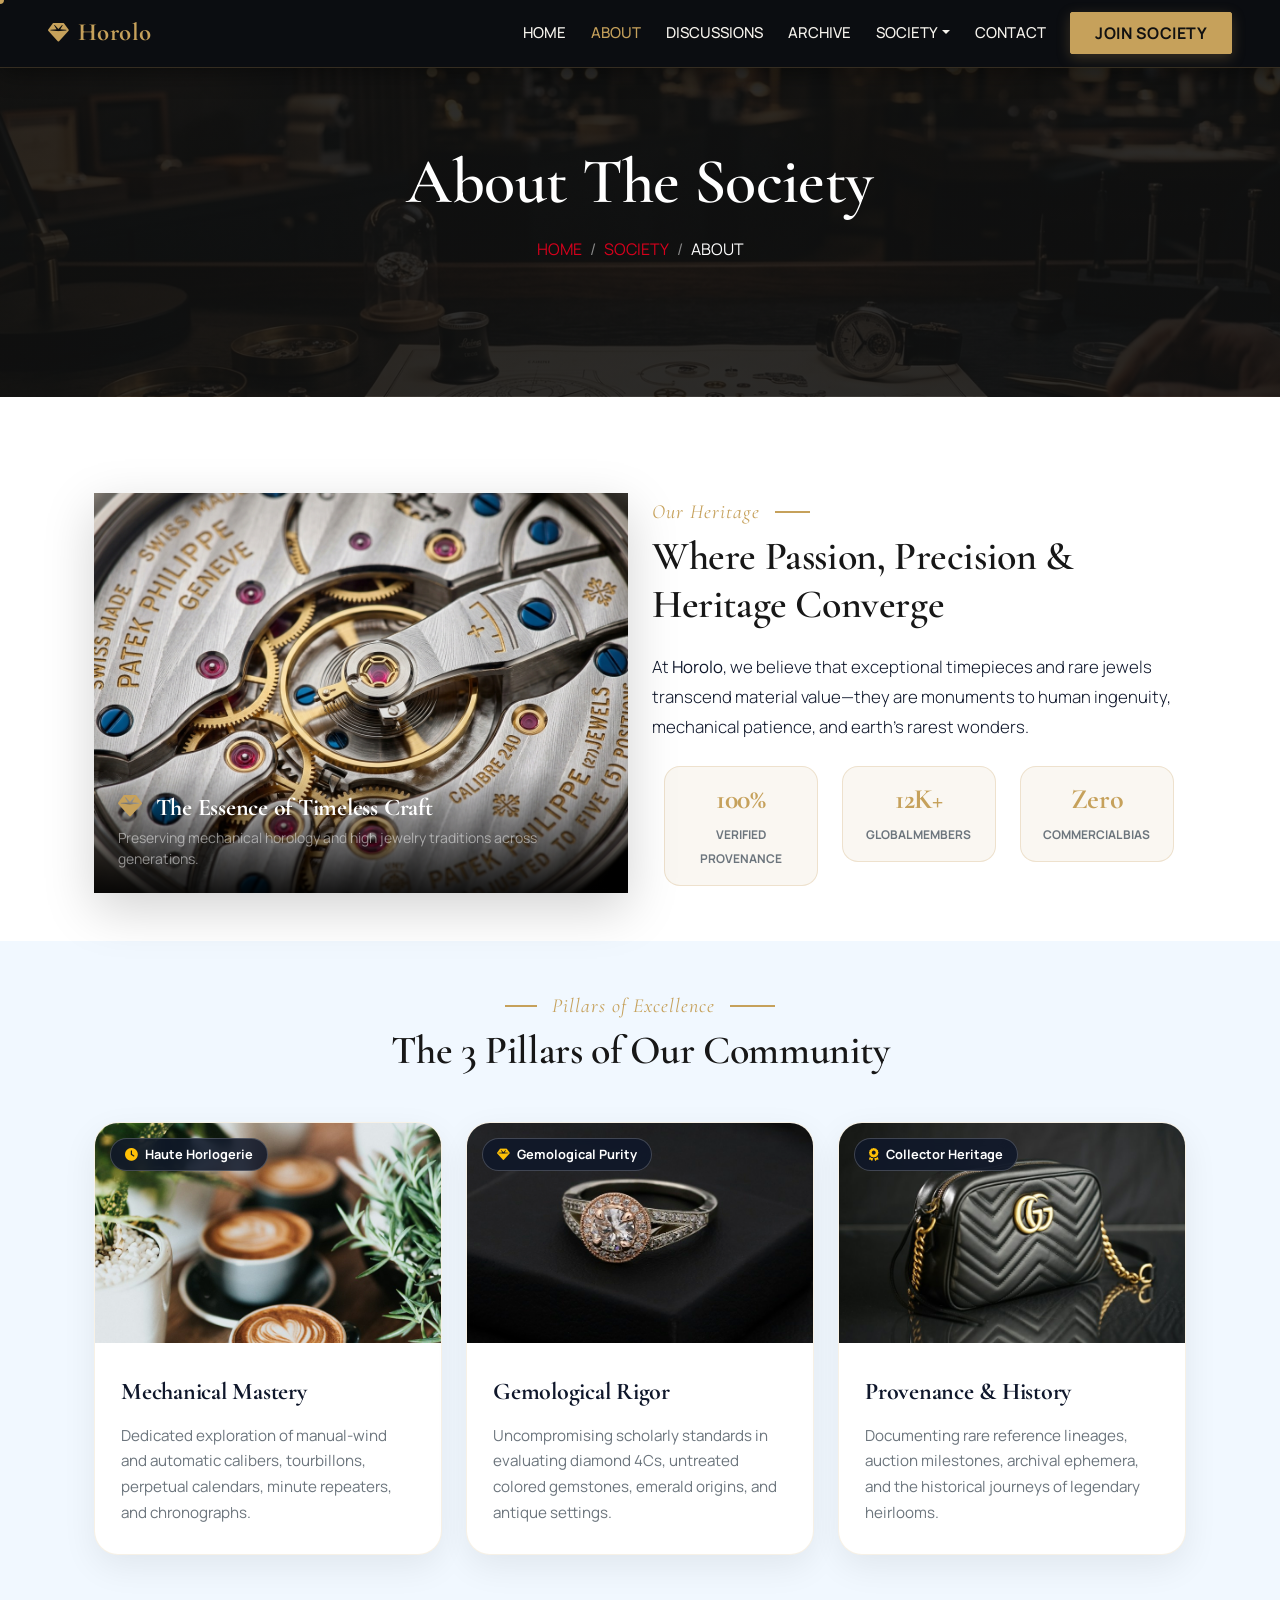
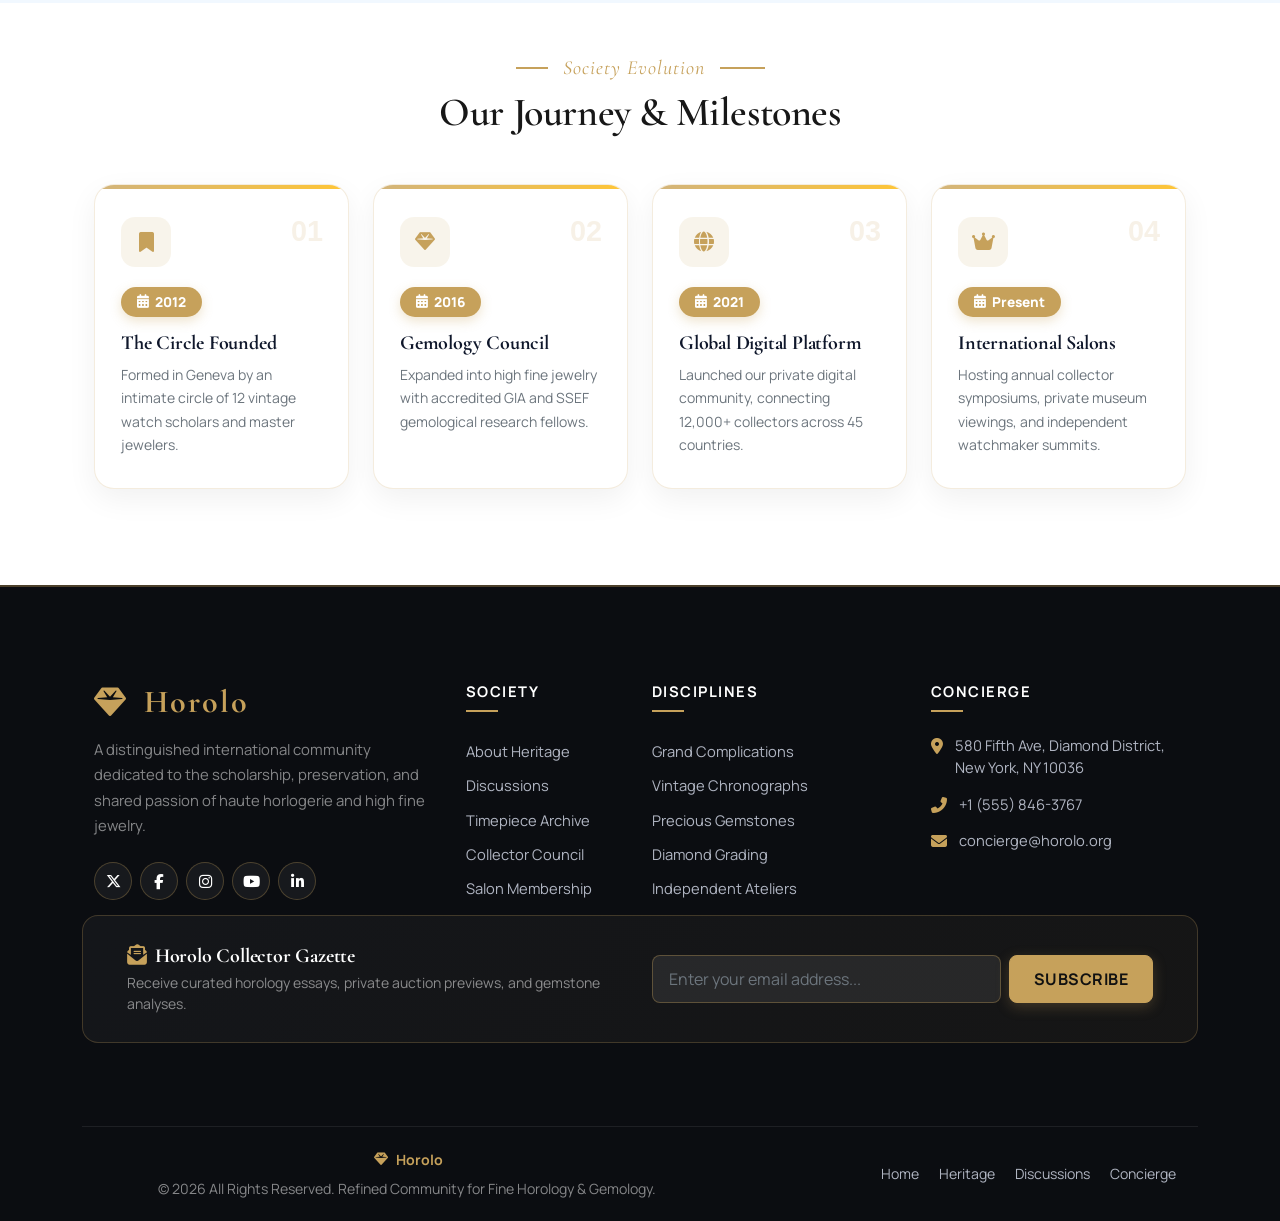
<file: about.html>
<!DOCTYPE html>
<html lang="en">

<head>
    <meta charset="utf-8">
    <title>About Horolo | Horological Heritage & High Jewelry Art</title>
    <meta content="width=device-width, initial-scale=1.0" name="viewport">
    <meta content="Horolo, horology heritage, watch collecting, fine jewelry curation, Swiss watchmaking history, diamond certification, luxury timepiece society" name="keywords">
    <meta content="Discover the origins and vision of Horolo. A sanctuary for collectors, historians, and artisans dedicated to rare timepieces and precious gemstones." name="description">

    <!-- Favicon -->
    <link rel="icon" type="image/svg+xml" href="img/favicon.svg">
    <link rel="icon" type="image/png" sizes="32x32" href="img/favicon-32x32.png">
    <link rel="icon" type="image/png" href="img/favicon.png">
    <link rel="shortcut icon" href="img/favicon.ico">
    <link rel="apple-touch-icon" sizes="180x180" href="img/apple-touch-icon.png">

    <!-- Google Web Fonts -->
    <link rel="preconnect" href="https://fonts.googleapis.com">
    <link rel="preconnect" href="https://fonts.gstatic.com" crossorigin>
    <link href="https://fonts.googleapis.com/css2?family=Cormorant+Garamond:ital,wght@0,400;0,500;0,600;0,700;1,400;1,600&family=Manrope:wght@300;400;500;600;700;800&display=swap" rel="stylesheet">

    <!-- Icon Font Stylesheet -->
    <link href="https://cdnjs.cloudflare.com/ajax/libs/font-awesome/6.5.1/css/all.min.css" rel="stylesheet">
    <link href="https://cdn.jsdelivr.net/npm/bootstrap-icons@1.4.1/font/bootstrap-icons.css" rel="stylesheet">

    <!-- Libraries Stylesheet -->
    <link href="lib/animate/animate.min.css" rel="stylesheet">
    <link href="lib/owlcarousel/assets/owl.carousel.min.css" rel="stylesheet">
    <link href="lib/tempusdominus/css/tempusdominus-bootstrap-4.min.css" rel="stylesheet" />

    <!-- Customized Bootstrap Stylesheet -->
    <link href="css/bootstrap.min.css" rel="stylesheet">

    <!-- Template Stylesheet -->
    <link href="css/style.css" rel="stylesheet">

    <!-- Open Graph SEO -->
    <meta property="og:title" content="About Horolo">
    <meta property="og:description" content="Discover the origins and vision of Horolo. A sanctuary for collectors, historians, and artisans dedicated to rare timepieces and precious gemstones.">
    <meta property="og:type" content="website">
</head>

<body>
    <div class="container-xxl bg-white p-0">
        <!-- Spinner Start -->
        <div id="spinner" class="show bg-white position-fixed translate-middle w-100 vh-100 top-50 start-50 d-flex align-items-center justify-content-center">
            <div class="spinner-border text-primary" style="width: 3rem; height: 3rem;" role="status">
                <span class="sr-only">Loading...</span>
            </div>
        </div>
        <!-- Spinner End -->


        <!-- Navbar & Hero Start -->
        <div class="container-xxl position-relative p-0">
            <nav class="navbar navbar-expand-lg navbar-dark bg-dark px-4 px-lg-5 py-3 py-lg-0">
                <a href="index.html" class="navbar-brand p-0">
                    <h1 class="text-primary m-0"><i class="fa fa-gem me-3"></i>Horolo</h1>
                </a>
                <button class="navbar-toggler" type="button" data-bs-toggle="collapse" data-bs-target="#navbarCollapse">
                    <span class="fa fa-bars"></span>
                </button>
                <div class="collapse navbar-collapse" id="navbarCollapse">
                    <div class="navbar-nav ms-auto py-0 pe-4">
                        <a href="index.html" class="nav-item nav-link">Home</a>
                        <a href="about.html" class="nav-item nav-link active">About</a>
                        <a href="service.html" class="nav-item nav-link">Discussions</a>
                        <a href="menu.html" class="nav-item nav-link">Archive</a>
                        <div class="nav-item dropdown">
                            <a href="#" class="nav-link dropdown-toggle" data-bs-toggle="dropdown">Society</a>
                            <div class="dropdown-menu m-0">
                                <a href="booking.html" class="dropdown-item">Membership Salon</a>
                                <a href="team.html" class="dropdown-item">Collector Council</a>
                                <a href="testimonial.html" class="dropdown-item">Collector Voices</a>
                            </div>
                        </div>
                        <a href="contact.html" class="nav-item nav-link">Contact</a>
                    </div>
                    <a href="booking.html" class="btn btn-primary py-2 px-4">Join Society</a>
                </div>
            </nav>

            <div class="container-xxl py-5 bg-dark hero-header mb-5">
                <div class="container text-center my-5 pt-5 pb-4">
                    <h1 class="display-3 text-white mb-3 animated slideInDown">About The Society</h1>
                    <nav aria-label="breadcrumb">
                        <ol class="breadcrumb justify-content-center text-uppercase">
                            <li class="breadcrumb-item"><a href="index.html">Home</a></li>
                            <li class="breadcrumb-item"><a href="#">Society</a></li>
                            <li class="breadcrumb-item text-white active" aria-current="page">About</li>
                        </ol>
                    </nav>
                </div>
            </div>
        </div>
        <!-- Navbar & Hero End -->


        <!-- Section 1: Society Heritage & Philosophy Start -->
        <div class="container-xxl py-5">
            <div class="container">
                <div class="row g-5 align-items-center">
                    <div class="col-lg-6 wow zoomIn" data-wow-delay="0.1s">
                        <div class="position-relative overflow-hidden rounded-4 shadow-lg">
                            <img class="img-fluid w-100 rounded-4" src="img/about-1.jpg" alt="Horological Heritage & Craftsmanship" style="min-height: 400px; object-fit: cover;">
                            <div class="position-absolute bottom-0 start-0 w-100 p-4 text-white" style="background: linear-gradient(to top, rgba(0,0,0,0.88), transparent);">
                                <h4 class="text-white fw-bold mb-1"><i class="fa fa-gem text-primary me-2"></i> The Essence of Timeless Craft</h4>
                                <p class="small mb-0 text-white-50">Preserving mechanical horology and high jewelry traditions across generations.</p>
                            </div>
                        </div>
                    </div>
                    <div class="col-lg-6 wow fadeInUp" data-wow-delay="0.3s">
                        <h5 class="section-title ff-secondary text-start text-primary fw-normal">Our Heritage</h5>
                        <h1 class="mb-4">Where Passion, Precision & Heritage Converge</h1>
                        <p class="lead mb-4 text-dark" style="font-size: 1.05rem; line-height: 1.8;">At <strong>Horolo</strong>, we believe that exceptional timepieces and rare jewels transcend material value—they are monuments to human ingenuity, mechanical patience, and earth's rarest wonders.</p>
                        <div class="row g-3">
                            <div class="col-sm-4">
                                <div class="heritage-stat-badge">
                                    <h3 class="text-primary fw-bold mb-1">100%</h3>
                                    <small class="text-uppercase fw-bold text-muted" style="font-size: 0.75rem;">Verified Provenance</small>
                                </div>
                            </div>
                            <div class="col-sm-4">
                                <div class="heritage-stat-badge">
                                    <h3 class="text-primary fw-bold mb-1">12K+</h3>
                                    <small class="text-uppercase fw-bold text-muted" style="font-size: 0.75rem;">Global Members</small>
                                </div>
                            </div>
                            <div class="col-sm-4">
                                <div class="heritage-stat-badge">
                                    <h3 class="text-primary fw-bold mb-1">Zero</h3>
                                    <small class="text-uppercase fw-bold text-muted" style="font-size: 0.75rem;">Commercial Bias</small>
                                </div>
                            </div>
                        </div>
                    </div>
                </div>
            </div>
        </div>
        <!-- Section 1 End -->

        <!-- Section 2: Craft Experience Pillars Start -->
        <div class="container-xxl py-5 bg-light">
            <div class="container">
                <div class="text-center wow fadeInUp" data-wow-delay="0.1s">
                    <h5 class="section-title ff-secondary text-center text-primary fw-normal">Pillars of Excellence</h5>
                    <h1 class="mb-5">The 3 Pillars of Our Community</h1>
                </div>
                <div class="row g-4 justify-content-center">
                    <div class="col-lg-4 col-md-6 wow fadeInUp" data-wow-delay="0.1s">
                        <div class="craft-pillar-card">
                            <div class="craft-pillar-img-wrapper">
                                <span class="craft-pillar-badge"><i class="fa fa-clock text-warning me-1"></i> Haute Horlogerie</span>
                                <img src="img/pillar-1.jpg" alt="Swiss Haute Horlogerie Movements">
                            </div>
                            <div class="craft-pillar-body">
                                <h4 class="fw-bold mb-3 text-dark">Mechanical Mastery</h4>
                                <p class="text-muted mb-0" style="line-height: 1.7; font-size: 0.95rem;">Dedicated exploration of manual-wind and automatic calibers, tourbillons, perpetual calendars, minute repeaters, and chronographs.</p>
                            </div>
                        </div>
                    </div>
                    <div class="col-lg-4 col-md-6 wow fadeInUp" data-wow-delay="0.3s">
                        <div class="craft-pillar-card">
                            <div class="craft-pillar-img-wrapper">
                                <span class="craft-pillar-badge"><i class="fa fa-gem text-warning me-1"></i> Gemological Purity</span>
                                <img src="img/pillar-2.jpg" alt="Fine Diamonds and Gemstones">
                            </div>
                            <div class="craft-pillar-body">
                                <h4 class="fw-bold mb-3 text-dark">Gemological Rigor</h4>
                                <p class="text-muted mb-0" style="line-height: 1.7; font-size: 0.95rem;">Uncompromising scholarly standards in evaluating diamond 4Cs, untreated colored gemstones, emerald origins, and antique settings.</p>
                            </div>
                        </div>
                    </div>
                    <div class="col-lg-4 col-md-6 wow fadeInUp" data-wow-delay="0.5s">
                        <div class="craft-pillar-card">
                            <div class="craft-pillar-img-wrapper">
                                <span class="craft-pillar-badge"><i class="fa fa-award text-warning me-1"></i> Collector Heritage</span>
                                <img src="img/pillar-3.jpg" alt="Collector Provenance and Archives">
                            </div>
                            <div class="craft-pillar-body">
                                <h4 class="fw-bold mb-3 text-dark">Provenance & History</h4>
                                <p class="text-muted mb-0" style="line-height: 1.7; font-size: 0.95rem;">Documenting rare reference lineages, auction milestones, archival ephemera, and the historical journeys of legendary heirlooms.</p>
                            </div>
                        </div>
                    </div>
                </div>
            </div>
        </div>
        <!-- Section 2 End -->

        <!-- Section 3: Society Timeline & Milestones Start -->
        <div class="container-xxl py-5">
            <div class="container">
                <div class="text-center wow fadeInUp" data-wow-delay="0.1s">
                    <h5 class="section-title ff-secondary text-center text-primary fw-normal">Society Evolution</h5>
                    <h1 class="mb-5">Our Journey & Milestones</h1>
                </div>
                <div class="row g-4">
                    <div class="col-lg-3 col-md-6 wow fadeInUp" data-wow-delay="0.1s">
                        <div class="timeline-card text-start">
                            <span class="timeline-step-indicator">01</span>
                            <div class="timeline-icon-header">
                                <i class="fa fa-bookmark"></i>
                            </div>
                            <span class="timeline-year-badge"><i class="fa fa-calendar-alt"></i> 2012</span>
                            <h5 class="fw-bold mb-2 text-dark">The Circle Founded</h5>
                            <p class="text-muted small mb-0" style="line-height: 1.65;">Formed in Geneva by an intimate circle of 12 vintage watch scholars and master jewelers.</p>
                        </div>
                    </div>
                    <div class="col-lg-3 col-md-6 wow fadeInUp" data-wow-delay="0.3s">
                        <div class="timeline-card text-start">
                            <span class="timeline-step-indicator">02</span>
                            <div class="timeline-icon-header">
                                <i class="fa fa-gem"></i>
                            </div>
                            <span class="timeline-year-badge"><i class="fa fa-calendar-alt"></i> 2016</span>
                            <h5 class="fw-bold mb-2 text-dark">Gemology Council</h5>
                            <p class="text-muted small mb-0" style="line-height: 1.65;">Expanded into high fine jewelry with accredited GIA and SSEF gemological research fellows.</p>
                        </div>
                    </div>
                    <div class="col-lg-3 col-md-6 wow fadeInUp" data-wow-delay="0.5s">
                        <div class="timeline-card text-start">
                            <span class="timeline-step-indicator">03</span>
                            <div class="timeline-icon-header">
                                <i class="fa fa-globe"></i>
                            </div>
                            <span class="timeline-year-badge"><i class="fa fa-calendar-alt"></i> 2021</span>
                            <h5 class="fw-bold mb-2 text-dark">Global Digital Platform</h5>
                            <p class="text-muted small mb-0" style="line-height: 1.65;">Launched our private digital community, connecting 12,000+ collectors across 45 countries.</p>
                        </div>
                    </div>
                    <div class="col-lg-3 col-md-6 wow fadeInUp" data-wow-delay="0.7s">
                        <div class="timeline-card text-start">
                            <span class="timeline-step-indicator">04</span>
                            <div class="timeline-icon-header">
                                <i class="fa fa-crown"></i>
                            </div>
                            <span class="timeline-year-badge"><i class="fa fa-calendar-alt"></i> Present</span>
                            <h5 class="fw-bold mb-2 text-dark">International Salons</h5>
                            <p class="text-muted small mb-0" style="line-height: 1.65;">Hosting annual collector symposiums, private museum viewings, and independent watchmaker summits.</p>
                        </div>
                    </div>
                </div>
            </div>
        </div>
        <!-- Section 3 End -->
        

                        <!-- Footer Start -->
        <div class="container-fluid footer pt-5 mt-5 wow fadeIn" data-wow-delay="0.1s">
            <div class="container py-5">
                <!-- Top Brand & Columns Grid -->
                <div class="row g-5">
                    <!-- Col 1: Brand & About -->
                    <div class="col-lg-4 col-md-6">
                        <a href="index.html" class="d-inline-flex align-items-center text-decoration-none mb-3">
                            <h2 class="text-primary m-0 d-inline-flex align-items-center fw-bold" style="letter-spacing: 2px;">
                                <i class="fa fa-gem me-3 text-primary"></i>Horolo
                            </h2>
                        </a>
                        <p class="text-white-50 mb-4" style="font-size: 0.93rem; line-height: 1.7;">A distinguished international community dedicated to the scholarship, preservation, and shared passion of haute horlogerie and high fine jewelry.</p>
                        <div class="d-flex align-items-center">
                            <a class="footer-social-btn" href="https://twitter.com" target="_blank" title="Twitter / X"><i class="fab fa-x-twitter"></i></a>
                            <a class="footer-social-btn" href="https://facebook.com" target="_blank" title="Facebook"><i class="fab fa-facebook-f"></i></a>
                            <a class="footer-social-btn" href="https://instagram.com" target="_blank" title="Instagram"><i class="fab fa-instagram"></i></a>
                            <a class="footer-social-btn" href="https://youtube.com" target="_blank" title="YouTube"><i class="fab fa-youtube"></i></a>
                            <a class="footer-social-btn" href="https://linkedin.com" target="_blank" title="LinkedIn"><i class="fab fa-linkedin-in"></i></a>
                        </div>
                    </div>

                    <!-- Col 2: Quick Links -->
                    <div class="col-lg-2 col-md-6">
                        <h5 class="footer-heading">Society</h5>
                        <a class="footer-link-item" href="about.html">About Heritage</a>
                        <a class="footer-link-item" href="service.html">Discussions</a>
                        <a class="footer-link-item" href="menu.html">Timepiece Archive</a>
                        <a class="footer-link-item" href="team.html">Collector Council</a>
                        <a class="footer-link-item" href="booking.html">Salon Membership</a>
                    </div>

                    <!-- Col 3: Collecting Disciplines -->
                    <div class="col-lg-3 col-md-6">
                        <h5 class="footer-heading">Disciplines</h5>
                        <a class="footer-link-item" href="service.html">Grand Complications</a>
                        <a class="footer-link-item" href="service.html">Vintage Chronographs</a>
                        <a class="footer-link-item" href="service.html">Precious Gemstones</a>
                        <a class="footer-link-item" href="service.html">Diamond Grading</a>
                        <a class="footer-link-item" href="service.html">Independent Ateliers</a>
                    </div>

                    <!-- Col 4: Concierge & Salons -->
                    <div class="col-lg-3 col-md-6">
                        <h5 class="footer-heading">Concierge</h5>
                        <div class="footer-contact-item">
                            <i class="fa fa-map-marker-alt"></i>
                            <span>580 Fifth Ave, Diamond District, New York, NY 10036</span>
                        </div>
                        <div class="footer-contact-item">
                            <i class="fa fa-phone-alt"></i>
                            <span>+1 (555) 846-3767</span>
                        </div>
                        <div class="footer-contact-item">
                            <i class="fa fa-envelope"></i>
                            <span>concierge@horolo.org</span>
                        </div>
                    </div>
                </div>

                <!-- Newsletter Card Strip -->
                <div class="footer-newsletter-box">
                    <div class="row align-items-center">
                        <div class="col-lg-6 mb-3 mb-lg-0">
                            <h5 class="text-white mb-1 fw-bold"><i class="fa fa-envelope-open-text text-primary me-2"></i>Horolo Collector Gazette</h5>
                            <p class="text-white-50 small mb-0">Receive curated horology essays, private auction previews, and gemstone analyses.</p>
                        </div>
                        <div class="col-lg-6">
                            <form class="d-flex flex-sm-row flex-column gap-2">
                                <input type="email" class="form-control" placeholder="Enter your email address..." style="background: rgba(255,255,255,0.08); border: 1px solid rgba(198,161,91,0.35); color: #fff; border-radius: 8px; height: 48px; padding-left: 16px;">
                                <button type="button" class="btn btn-primary px-4 fw-bold" style="white-space: nowrap; height: 48px; border-radius: 8px;">Subscribe</button>
                            </form>
                        </div>
                    </div>
                </div>
            </div>

            <!-- Bottom Copyright Bar -->
            <div class="container">
                <div class="footer-bottom-bar">
                    <div class="row align-items-center">
                        <div class="col-md-7 text-center text-md-start mb-3 mb-md-0 d-flex align-items-center justify-content-center justify-content-md-start flex-wrap gap-2">
                            <a href="index.html" class="text-primary fw-bold text-decoration-none d-inline-flex align-items-center me-2">
                                <i class="fa fa-gem me-2 text-primary"></i>Horolo
                            </a>
                            <span class="text-white-50">&copy; 2026 All Rights Reserved. Refined Community for Fine Horology &amp; Gemology.</span>
                        </div>
                        <div class="col-md-5 text-center text-md-end">
                            <div class="d-inline-flex flex-wrap justify-content-center justify-content-md-end">
                                <a href="index.html">Home</a>
                                <a href="about.html">Heritage</a>
                                <a href="service.html">Discussions</a>
                                <a href="contact.html">Concierge</a>
                            </div>
                        </div>
                    </div>
                </div>
            </div>
        </div>
        <!-- Footer End -->


        <!-- Back to Top -->
        <a href="#" class="btn btn-lg btn-primary btn-lg-square back-to-top"><i class="bi bi-arrow-up"></i></a>
    </div>

    <!-- JavaScript Libraries -->
    <script src="https://code.jquery.com/jquery-3.4.1.min.js"></script>
    <script src="https://cdn.jsdelivr.net/npm/bootstrap@5.0.0/dist/js/bootstrap.bundle.min.js"></script>
    <script src="lib/wow/wow.min.js"></script>
    <script src="lib/easing/easing.min.js"></script>
    <script src="lib/waypoints/waypoints.min.js"></script>
    <script src="lib/counterup/counterup.min.js"></script>
    <script src="lib/owlcarousel/owl.carousel.min.js"></script>
    <script src="lib/tempusdominus/js/moment.min.js"></script>
    <script src="lib/tempusdominus/js/moment-timezone.min.js"></script>
    <script src="lib/tempusdominus/js/tempusdominus-bootstrap-4.min.js"></script>

    <!-- Template Javascript -->
    <script src="js/main.js"></script>
</body>

</html>
</file>
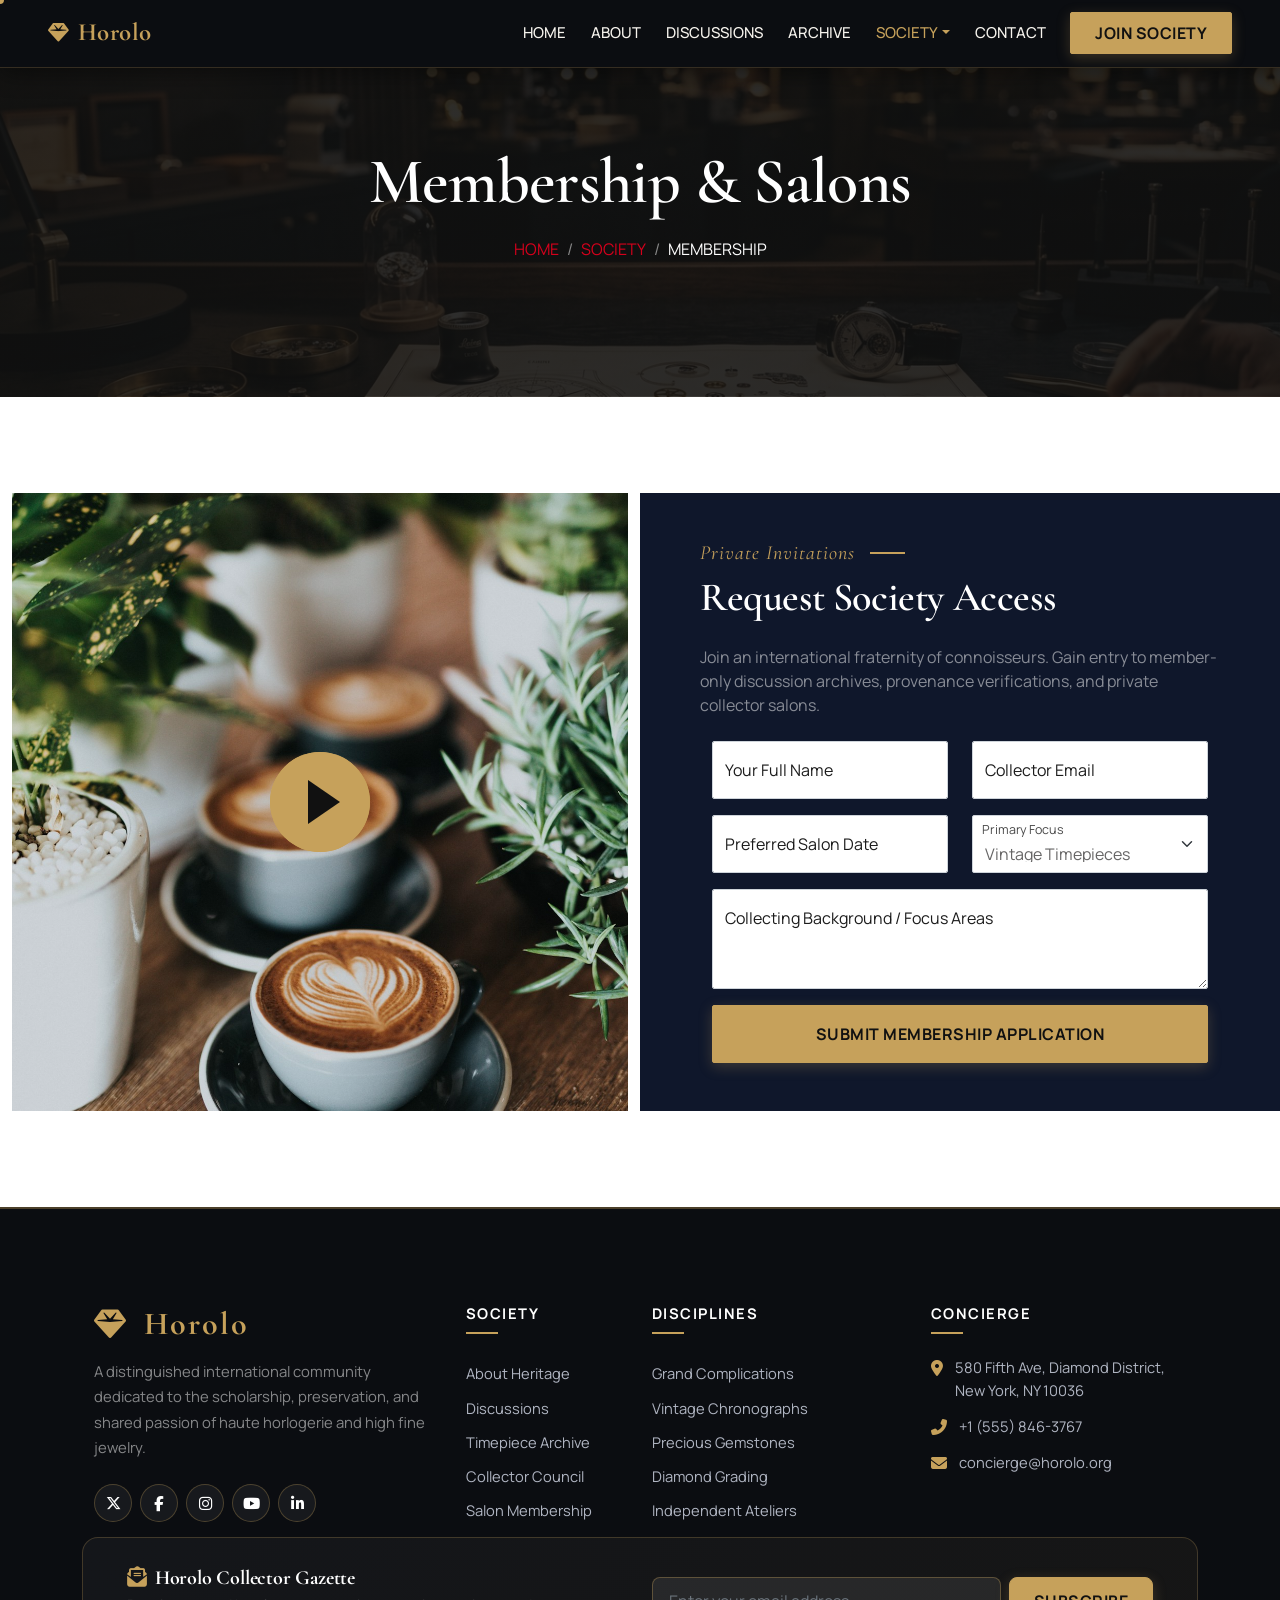
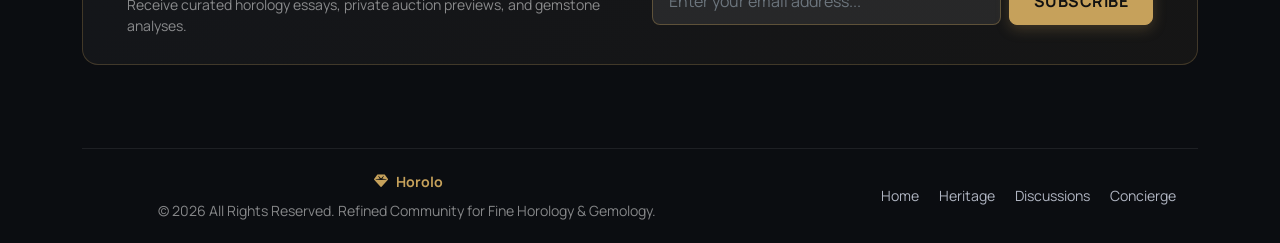
<file: booking.html>
<!DOCTYPE html>
<html lang="en">

<head>
    <meta charset="utf-8">
    <title>Membership & Private Salon Invitation | Horolo</title>
    <meta content="width=device-width, initial-scale=1.0" name="viewport">
    <meta content="horology membership, watch collector salon, fine jewelry society invitation, private collector forum, authentication roundtable" name="keywords">
    <meta content="Request your collector membership invitation or RSVP for exclusive private salons hosted by Horolo." name="description">

    <!-- Favicon -->
    <link rel="icon" type="image/svg+xml" href="img/favicon.svg">
    <link rel="icon" type="image/png" sizes="32x32" href="img/favicon-32x32.png">
    <link rel="icon" type="image/png" href="img/favicon.png">
    <link rel="shortcut icon" href="img/favicon.ico">
    <link rel="apple-touch-icon" sizes="180x180" href="img/apple-touch-icon.png">

    <!-- Google Web Fonts -->
    <link rel="preconnect" href="https://fonts.googleapis.com">
    <link rel="preconnect" href="https://fonts.gstatic.com" crossorigin>
    <link href="https://fonts.googleapis.com/css2?family=Cormorant+Garamond:ital,wght@0,400;0,500;0,600;0,700;1,400;1,600&family=Manrope:wght@300;400;500;600;700;800&display=swap" rel="stylesheet">

    <!-- Icon Font Stylesheet -->
    <link href="https://cdnjs.cloudflare.com/ajax/libs/font-awesome/6.5.1/css/all.min.css" rel="stylesheet">
    <link href="https://cdn.jsdelivr.net/npm/bootstrap-icons@1.4.1/font/bootstrap-icons.css" rel="stylesheet">

    <!-- Libraries Stylesheet -->
    <link href="lib/animate/animate.min.css" rel="stylesheet">
    <link href="lib/owlcarousel/assets/owl.carousel.min.css" rel="stylesheet">
    <link href="lib/tempusdominus/css/tempusdominus-bootstrap-4.min.css" rel="stylesheet" />

    <!-- Customized Bootstrap Stylesheet -->
    <link href="css/bootstrap.min.css" rel="stylesheet">

    <!-- Template Stylesheet -->
    <link href="css/style.css" rel="stylesheet">

    <!-- Open Graph SEO -->
    <meta property="og:title" content="Membership Salon - Horolo">
    <meta property="og:description" content="Request your collector membership invitation or RSVP for exclusive private salons hosted by Horolo.">
    <meta property="og:type" content="website">
</head>

<body>
    <div class="container-xxl bg-white p-0">
        <!-- Spinner Start -->
        <div id="spinner" class="show bg-white position-fixed translate-middle w-100 vh-100 top-50 start-50 d-flex align-items-center justify-content-center">
            <div class="spinner-border text-primary" style="width: 3rem; height: 3rem;" role="status">
                <span class="sr-only">Loading...</span>
            </div>
        </div>
        <!-- Spinner End -->


        <!-- Navbar & Hero Start -->
        <div class="container-xxl position-relative p-0">
            <nav class="navbar navbar-expand-lg navbar-dark bg-dark px-4 px-lg-5 py-3 py-lg-0">
                <a href="index.html" class="navbar-brand p-0">
                    <h1 class="text-primary m-0"><i class="fa fa-gem me-3"></i>Horolo</h1>
                </a>
                <button class="navbar-toggler" type="button" data-bs-toggle="collapse" data-bs-target="#navbarCollapse">
                    <span class="fa fa-bars"></span>
                </button>
                <div class="collapse navbar-collapse" id="navbarCollapse">
                    <div class="navbar-nav ms-auto py-0 pe-4">
                        <a href="index.html" class="nav-item nav-link">Home</a>
                        <a href="about.html" class="nav-item nav-link">About</a>
                        <a href="service.html" class="nav-item nav-link">Discussions</a>
                        <a href="menu.html" class="nav-item nav-link">Archive</a>
                        <div class="nav-item dropdown">
                            <a href="#" class="nav-link dropdown-toggle active" data-bs-toggle="dropdown">Society</a>
                            <div class="dropdown-menu m-0">
                                <a href="booking.html" class="dropdown-item active">Membership Salon</a>
                                <a href="team.html" class="dropdown-item">Collector Council</a>
                                <a href="testimonial.html" class="dropdown-item">Collector Voices</a>
                            </div>
                        </div>
                        <a href="contact.html" class="nav-item nav-link">Contact</a>
                    </div>
                    <a href="booking.html" class="btn btn-primary py-2 px-4">Join Society</a>
                </div>
            </nav>

            <div class="container-xxl py-5 bg-dark hero-header mb-5">
                <div class="container text-center my-5 pt-5 pb-4">
                    <h1 class="display-3 text-white mb-3 animated slideInDown">Membership & Salons</h1>
                    <nav aria-label="breadcrumb">
                        <ol class="breadcrumb justify-content-center text-uppercase">
                            <li class="breadcrumb-item"><a href="index.html">Home</a></li>
                            <li class="breadcrumb-item"><a href="#">Society</a></li>
                            <li class="breadcrumb-item text-white active" aria-current="page">Membership</li>
                        </ol>
                    </nav>
                </div>
            </div>
        </div>
        <!-- Navbar & Hero End -->


        <!-- Reservation Start (Membership Salon Application) -->
        <div class="container-xxl py-5 px-0 wow fadeInUp" data-wow-delay="0.1s">
            <div class="row g-0">
                <div class="col-md-6">
                    <div class="video">
                        <button type="button" class="btn-play" data-bs-toggle="modal" data-src="https://www.youtube.com/embed/dQw4w9WgXcQ" data-bs-target="#videoModal">
                            <span></span>
                        </button>
                    </div>
                </div>
                <div class="col-md-6 bg-dark d-flex align-items-center">
                    <div class="p-4 p-lg-5 wow fadeInUp" data-wow-delay="0.2s">
                        <h5 class="section-title ff-secondary text-start text-primary fw-normal">Private Invitations</h5>
                        <h1 class="text-white mb-4">Request Society Access</h1>
                        <p class="text-white-50 mb-4">Join an international fraternity of connoisseurs. Gain entry to member-only discussion archives, provenance verifications, and private collector salons.</p>
                        <form>
                            <div class="row g-2 g-lg-3">
                                <div class="col-md-6">
                                    <div class="form-floating">
                                        <input type="text" class="form-control" id="name" placeholder="Your Full Name">
                                        <label for="name">Your Full Name</label>
                                    </div>
                                </div>
                                <div class="col-md-6">
                                    <div class="form-floating">
                                        <input type="email" class="form-control" id="email" placeholder="Your Collector Email">
                                        <label for="email">Collector Email</label>
                                    </div>
                                </div>
                                <div class="col-md-6">
                                    <div class="form-floating date" id="date3" data-target-input="nearest">
                                        <input type="text" class="form-control datetimepicker-input" id="datetime" placeholder="Preferred Salon Date" data-target="#date3" data-toggle="datetimepicker" />
                                        <label for="datetime">Preferred Salon Date</label>
                                    </div>
                                </div>
                                <div class="col-md-6">
                                    <div class="form-floating">
                                        <select class="form-select" id="select1">
                                          <option value="1">Vintage Timepieces</option>
                                          <option value="2">Grand Complications</option>
                                          <option value="3">High Fine Jewelry & Gems</option>
                                          <option value="4">Independent Watchmaking</option>
                                        </select>
                                        <label for="select1">Primary Focus</label>
                                      </div>
                                </div>
                                <div class="col-12">
                                    <div class="form-floating">
                                        <textarea class="form-control" placeholder="Describe your collecting background" id="message" style="height: 100px"></textarea>
                                        <label for="message">Collecting Background / Focus Areas</label>
                                    </div>
                                </div>
                                <div class="col-12">
                                    <button class="btn btn-primary w-100 py-3 text-uppercase fw-bold" type="submit">Submit Membership Application</button>
                                </div>
                            </div>
                        </form>
                    </div>
                </div>
            </div>
        </div>

        <div class="modal fade" id="videoModal" tabindex="-1" aria-labelledby="exampleModalLabel" aria-hidden="true">
            <div class="modal-dialog">
                <div class="modal-content rounded-0">
                    <div class="modal-header">
                        <h5 class="modal-title" id="exampleModalLabel">Haute Horlogerie Atelier Video</h5>
                        <button type="button" class="btn-close" data-bs-dismiss="modal" aria-label="Close"></button>
                    </div>
                    <div class="modal-body">
                        <div class="ratio ratio-16x9">
                            <iframe class="embed-responsive-item" src="" id="video" allowfullscreen allowscriptaccess="always"
                                allow="autoplay"></iframe>
                        </div>
                    </div>
                </div>
            </div>
        </div>
        <!-- Reservation End -->


                        <!-- Footer Start -->
        <div class="container-fluid footer pt-5 mt-5 wow fadeIn" data-wow-delay="0.1s">
            <div class="container py-5">
                <!-- Top Brand & Columns Grid -->
                <div class="row g-5">
                    <!-- Col 1: Brand & About -->
                    <div class="col-lg-4 col-md-6">
                        <a href="index.html" class="d-inline-flex align-items-center text-decoration-none mb-3">
                            <h2 class="text-primary m-0 d-inline-flex align-items-center fw-bold" style="letter-spacing: 2px;">
                                <i class="fa fa-gem me-3 text-primary"></i>Horolo
                            </h2>
                        </a>
                        <p class="text-white-50 mb-4" style="font-size: 0.93rem; line-height: 1.7;">A distinguished international community dedicated to the scholarship, preservation, and shared passion of haute horlogerie and high fine jewelry.</p>
                        <div class="d-flex align-items-center">
                            <a class="footer-social-btn" href="https://twitter.com" target="_blank" title="Twitter / X"><i class="fab fa-x-twitter"></i></a>
                            <a class="footer-social-btn" href="https://facebook.com" target="_blank" title="Facebook"><i class="fab fa-facebook-f"></i></a>
                            <a class="footer-social-btn" href="https://instagram.com" target="_blank" title="Instagram"><i class="fab fa-instagram"></i></a>
                            <a class="footer-social-btn" href="https://youtube.com" target="_blank" title="YouTube"><i class="fab fa-youtube"></i></a>
                            <a class="footer-social-btn" href="https://linkedin.com" target="_blank" title="LinkedIn"><i class="fab fa-linkedin-in"></i></a>
                        </div>
                    </div>

                    <!-- Col 2: Quick Links -->
                    <div class="col-lg-2 col-md-6">
                        <h5 class="footer-heading">Society</h5>
                        <a class="footer-link-item" href="about.html">About Heritage</a>
                        <a class="footer-link-item" href="service.html">Discussions</a>
                        <a class="footer-link-item" href="menu.html">Timepiece Archive</a>
                        <a class="footer-link-item" href="team.html">Collector Council</a>
                        <a class="footer-link-item" href="booking.html">Salon Membership</a>
                    </div>

                    <!-- Col 3: Collecting Disciplines -->
                    <div class="col-lg-3 col-md-6">
                        <h5 class="footer-heading">Disciplines</h5>
                        <a class="footer-link-item" href="service.html">Grand Complications</a>
                        <a class="footer-link-item" href="service.html">Vintage Chronographs</a>
                        <a class="footer-link-item" href="service.html">Precious Gemstones</a>
                        <a class="footer-link-item" href="service.html">Diamond Grading</a>
                        <a class="footer-link-item" href="service.html">Independent Ateliers</a>
                    </div>

                    <!-- Col 4: Concierge & Salons -->
                    <div class="col-lg-3 col-md-6">
                        <h5 class="footer-heading">Concierge</h5>
                        <div class="footer-contact-item">
                            <i class="fa fa-map-marker-alt"></i>
                            <span>580 Fifth Ave, Diamond District, New York, NY 10036</span>
                        </div>
                        <div class="footer-contact-item">
                            <i class="fa fa-phone-alt"></i>
                            <span>+1 (555) 846-3767</span>
                        </div>
                        <div class="footer-contact-item">
                            <i class="fa fa-envelope"></i>
                            <span>concierge@horolo.org</span>
                        </div>
                    </div>
                </div>

                <!-- Newsletter Card Strip -->
                <div class="footer-newsletter-box">
                    <div class="row align-items-center">
                        <div class="col-lg-6 mb-3 mb-lg-0">
                            <h5 class="text-white mb-1 fw-bold"><i class="fa fa-envelope-open-text text-primary me-2"></i>Horolo Collector Gazette</h5>
                            <p class="text-white-50 small mb-0">Receive curated horology essays, private auction previews, and gemstone analyses.</p>
                        </div>
                        <div class="col-lg-6">
                            <form class="d-flex flex-sm-row flex-column gap-2">
                                <input type="email" class="form-control" placeholder="Enter your email address..." style="background: rgba(255,255,255,0.08); border: 1px solid rgba(198,161,91,0.35); color: #fff; border-radius: 8px; height: 48px; padding-left: 16px;">
                                <button type="button" class="btn btn-primary px-4 fw-bold" style="white-space: nowrap; height: 48px; border-radius: 8px;">Subscribe</button>
                            </form>
                        </div>
                    </div>
                </div>
            </div>

            <!-- Bottom Copyright Bar -->
            <div class="container">
                <div class="footer-bottom-bar">
                    <div class="row align-items-center">
                        <div class="col-md-7 text-center text-md-start mb-3 mb-md-0 d-flex align-items-center justify-content-center justify-content-md-start flex-wrap gap-2">
                            <a href="index.html" class="text-primary fw-bold text-decoration-none d-inline-flex align-items-center me-2">
                                <i class="fa fa-gem me-2 text-primary"></i>Horolo
                            </a>
                            <span class="text-white-50">&copy; 2026 All Rights Reserved. Refined Community for Fine Horology &amp; Gemology.</span>
                        </div>
                        <div class="col-md-5 text-center text-md-end">
                            <div class="d-inline-flex flex-wrap justify-content-center justify-content-md-end">
                                <a href="index.html">Home</a>
                                <a href="about.html">Heritage</a>
                                <a href="service.html">Discussions</a>
                                <a href="contact.html">Concierge</a>
                            </div>
                        </div>
                    </div>
                </div>
            </div>
        </div>
        <!-- Footer End -->


        <!-- Back to Top -->
        <a href="#" class="btn btn-lg btn-primary btn-lg-square back-to-top"><i class="bi bi-arrow-up"></i></a>
    </div>

    <!-- JavaScript Libraries -->
    <script src="https://code.jquery.com/jquery-3.4.1.min.js"></script>
    <script src="https://cdn.jsdelivr.net/npm/bootstrap@5.0.0/dist/js/bootstrap.bundle.min.js"></script>
    <script src="lib/wow/wow.min.js"></script>
    <script src="lib/easing/easing.min.js"></script>
    <script src="lib/waypoints/waypoints.min.js"></script>
    <script src="lib/counterup/counterup.min.js"></script>
    <script src="lib/owlcarousel/owl.carousel.min.js"></script>
    <script src="lib/tempusdominus/js/moment.min.js"></script>
    <script src="lib/tempusdominus/js/moment-timezone.min.js"></script>
    <script src="lib/tempusdominus/js/tempusdominus-bootstrap-4.min.js"></script>

    <!-- Template Javascript -->
    <script src="js/main.js"></script>
</body>

</html>
</file>
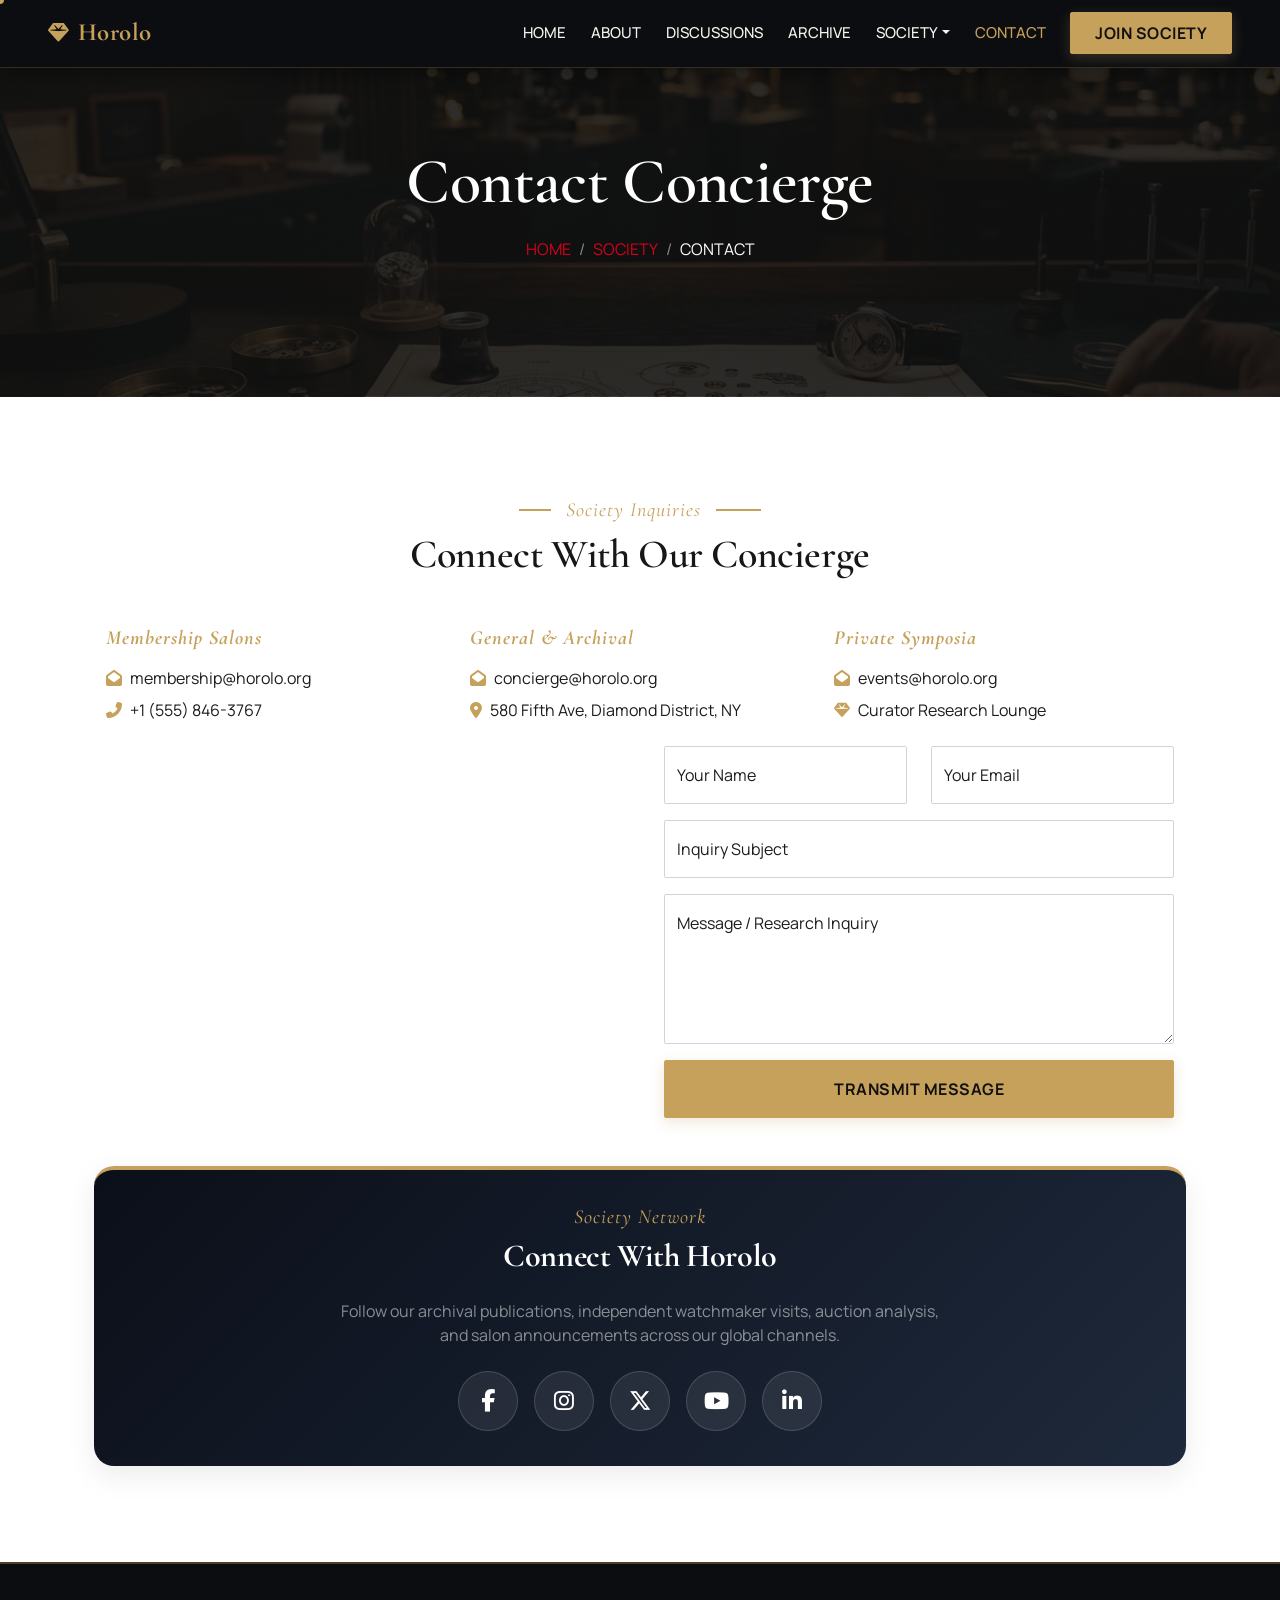
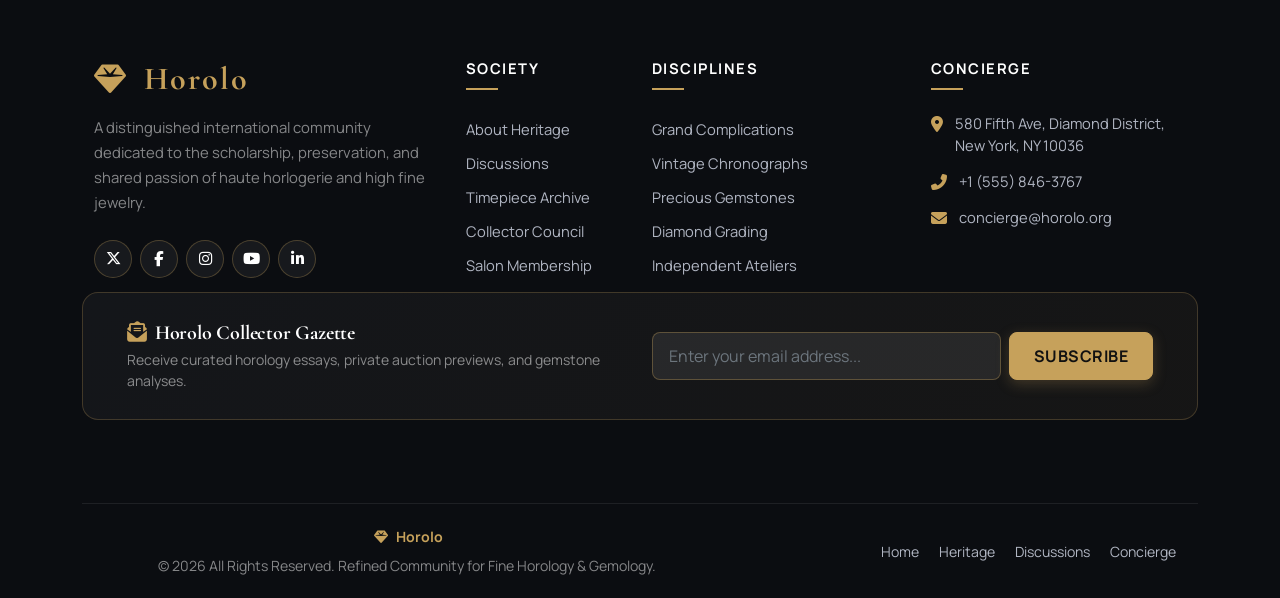
<file: contact.html>
<!DOCTYPE html>
<html lang="en">

<head>
    <meta charset="utf-8">
    <title>Contact Society Concierge | Horolo</title>
    <meta content="width=device-width, initial-scale=1.0" name="viewport">
    <meta content="horology concierge, watch society contact, fine jewelry membership inquiry, private collector salon, Diamond District New York" name="keywords">
    <meta content="Connect with the Horolo Concierge for membership inquiries, research collaborations, salon invitations, and press requests." name="description">

    <!-- Favicon -->
    <link rel="icon" type="image/svg+xml" href="img/favicon.svg">
    <link rel="icon" type="image/png" sizes="32x32" href="img/favicon-32x32.png">
    <link rel="icon" type="image/png" href="img/favicon.png">
    <link rel="shortcut icon" href="img/favicon.ico">
    <link rel="apple-touch-icon" sizes="180x180" href="img/apple-touch-icon.png">

    <!-- Google Web Fonts -->
    <link rel="preconnect" href="https://fonts.googleapis.com">
    <link rel="preconnect" href="https://fonts.gstatic.com" crossorigin>
    <link href="https://fonts.googleapis.com/css2?family=Cormorant+Garamond:ital,wght@0,400;0,500;0,600;0,700;1,400;1,600&family=Manrope:wght@300;400;500;600;700;800&display=swap" rel="stylesheet">

    <!-- Icon Font Stylesheet -->
    <link href="https://cdnjs.cloudflare.com/ajax/libs/font-awesome/6.5.1/css/all.min.css" rel="stylesheet">
    <link href="https://cdn.jsdelivr.net/npm/bootstrap-icons@1.4.1/font/bootstrap-icons.css" rel="stylesheet">

    <!-- Libraries Stylesheet -->
    <link href="lib/animate/animate.min.css" rel="stylesheet">
    <link href="lib/owlcarousel/assets/owl.carousel.min.css" rel="stylesheet">
    <link href="lib/tempusdominus/css/tempusdominus-bootstrap-4.min.css" rel="stylesheet" />

    <!-- Customized Bootstrap Stylesheet -->
    <link href="css/bootstrap.min.css" rel="stylesheet">

    <!-- Template Stylesheet -->
    <link href="css/style.css" rel="stylesheet">

    <!-- Open Graph SEO -->
    <meta property="og:title" content="Contact Concierge - Horolo">
    <meta property="og:description" content="Connect with the Horolo Concierge for membership inquiries, research collaborations, salon invitations, and press requests.">
    <meta property="og:type" content="website">
</head>

<body>
    <div class="container-xxl bg-white p-0">
        <!-- Spinner Start -->
        <div id="spinner" class="show bg-white position-fixed translate-middle w-100 vh-100 top-50 start-50 d-flex align-items-center justify-content-center">
            <div class="spinner-border text-primary" style="width: 3rem; height: 3rem;" role="status">
                <span class="sr-only">Loading...</span>
            </div>
        </div>
        <!-- Spinner End -->


        <!-- Navbar & Hero Start -->
        <div class="container-xxl position-relative p-0">
            <nav class="navbar navbar-expand-lg navbar-dark bg-dark px-4 px-lg-5 py-3 py-lg-0">
                <a href="index.html" class="navbar-brand p-0">
                    <h1 class="text-primary m-0"><i class="fa fa-gem me-3"></i>Horolo</h1>
                </a>
                <button class="navbar-toggler" type="button" data-bs-toggle="collapse" data-bs-target="#navbarCollapse">
                    <span class="fa fa-bars"></span>
                </button>
                <div class="collapse navbar-collapse" id="navbarCollapse">
                    <div class="navbar-nav ms-auto py-0 pe-4">
                        <a href="index.html" class="nav-item nav-link">Home</a>
                        <a href="about.html" class="nav-item nav-link">About</a>
                        <a href="service.html" class="nav-item nav-link">Discussions</a>
                        <a href="menu.html" class="nav-item nav-link">Archive</a>
                        <div class="nav-item dropdown">
                            <a href="#" class="nav-link dropdown-toggle" data-bs-toggle="dropdown">Society</a>
                            <div class="dropdown-menu m-0">
                                <a href="booking.html" class="dropdown-item">Membership Salon</a>
                                <a href="team.html" class="dropdown-item">Collector Council</a>
                                <a href="testimonial.html" class="dropdown-item">Collector Voices</a>
                            </div>
                        </div>
                        <a href="contact.html" class="nav-item nav-link active">Contact</a>
                    </div>
                    <a href="booking.html" class="btn btn-primary py-2 px-4">Join Society</a>
                </div>
            </nav>

            <div class="container-xxl py-5 bg-dark hero-header mb-5">
                <div class="container text-center my-5 pt-5 pb-4">
                    <h1 class="display-3 text-white mb-3 animated slideInDown">Contact Concierge</h1>
                    <nav aria-label="breadcrumb">
                        <ol class="breadcrumb justify-content-center text-uppercase">
                            <li class="breadcrumb-item"><a href="index.html">Home</a></li>
                            <li class="breadcrumb-item"><a href="#">Society</a></li>
                            <li class="breadcrumb-item text-white active" aria-current="page">Contact</li>
                        </ol>
                    </nav>
                </div>
            </div>
        </div>
        <!-- Navbar & Hero End -->


        <!-- Contact Start -->
        <div class="container-xxl py-5">
            <div class="container">
                <div class="text-center wow fadeInUp" data-wow-delay="0.1s">
                    <h5 class="section-title ff-secondary text-center text-primary fw-normal">Society Inquiries</h5>
                    <h1 class="mb-5">Connect With Our Concierge</h1>
                </div>
                <div class="row g-4">
                    <div class="col-12">
                        <div class="row gy-4">
                            <div class="col-md-4">
                                <h5 class="ff-secondary fw-bold text-primary mb-3">Membership Salons</h5>
                                <p class="mb-2"><i class="fa fa-envelope-open text-primary me-2"></i>membership@horolo.org</p>
                                <p class="mb-0"><i class="fa fa-phone-alt text-primary me-2"></i>+1 (555) 846-3767</p>
                            </div>
                            <div class="col-md-4">
                                <h5 class="ff-secondary fw-bold text-primary mb-3">General & Archival</h5>
                                <p class="mb-2"><i class="fa fa-envelope-open text-primary me-2"></i>concierge@horolo.org</p>
                                <p class="mb-0"><i class="fa fa-map-marker-alt text-primary me-2"></i>580 Fifth Ave, Diamond District, NY</p>
                            </div>
                            <div class="col-md-4">
                                <h5 class="ff-secondary fw-bold text-primary mb-3">Private Symposia</h5>
                                <p class="mb-2"><i class="fa fa-envelope-open text-primary me-2"></i>events@horolo.org</p>
                                <p class="mb-0"><i class="fa fa-gem text-primary me-2"></i>Curator Research Lounge</p>
                            </div>
                        </div>
                    </div>
                    <div class="col-md-6 order-2 order-md-1 wow fadeIn" data-wow-delay="0.1s">
                        <iframe class="position-relative rounded w-100 h-100"
                            src="https://www.google.com/maps/embed?pb=!1m18!1m12!1m3!1d3022.215714088031!2d-73.9806484!3d40.7573177!2m3!1f0!2f0!3f0!3m2!1i1024!2i768!4f13.1!3m3!1m2!1s0x89c258ffb4db4c19%3A0xb35a74313b6cbbe1!2s580%205th%20Ave%2C%20New%20York%2C%20NY%2010036%2C%20USA!5e0!3m2!1sen!2sus!4v1603794290143!5m2!1sen!2sus"
                            frameborder="0" style="min-height: 350px; border:0;" allowfullscreen="" aria-hidden="false"
                            tabindex="0"></iframe>
                    </div>
                    <div class="col-md-6 order-1 order-md-2">
                        <div class="wow fadeInUp" data-wow-delay="0.2s">
                            <form>
                                <div class="row g-3">
                                    <div class="col-md-6">
                                        <div class="form-floating">
                                            <input type="text" class="form-control" id="name" placeholder="Your Name">
                                            <label for="name">Your Name</label>
                                        </div>
                                    </div>
                                    <div class="col-md-6">
                                        <div class="form-floating">
                                            <input type="email" class="form-control" id="email" placeholder="Your Email">
                                            <label for="email">Your Email</label>
                                        </div>
                                    </div>
                                    <div class="col-12">
                                        <div class="form-floating">
                                            <input type="text" class="form-control" id="subject" placeholder="Subject">
                                            <label for="subject">Inquiry Subject</label>
                                        </div>
                                    </div>
                                    <div class="col-12">
                                        <div class="form-floating">
                                            <textarea class="form-control" placeholder="Leave your message here" id="message" style="height: 150px"></textarea>
                                            <label for="message">Message / Research Inquiry</label>
                                        </div>
                                    </div>
                                    <div class="col-12">
                                        <button class="btn btn-primary w-100 py-3" type="submit">Transmit Message</button>
                                    </div>
                                </div>
                            </form>
                        </div>
                    </div>

                    <!-- Connect With Us Social Media Section Start -->
                    <div class="col-12 mt-4 mt-md-5 order-3 order-md-3 wow fadeInUp" data-wow-delay="0.3s">
                        <div class="contact-social-box text-center">
                            <h5 class="text-primary ff-secondary fw-normal mb-2">Society Network</h5>
                            <h2 class="text-white fw-bold mb-4">Connect With Horolo</h2>
                            <p class="text-white-50 mb-4" style="max-width: 600px; margin: 0 auto 24px auto;">Follow our archival publications, independent watchmaker visits, auction analysis, and salon announcements across our global channels.</p>
                            <div class="d-flex justify-content-center align-items-center gap-3 flex-wrap">
                                <a href="https://facebook.com" target="_blank" class="contact-social-btn" title="Facebook"><i class="fab fa-facebook-f"></i></a>
                                <a href="https://instagram.com" target="_blank" class="contact-social-btn" title="Instagram"><i class="fab fa-instagram"></i></a>
                                <a href="https://twitter.com" target="_blank" class="contact-social-btn" title="Twitter / X"><i class="fab fa-x-twitter"></i></a>
                                <a href="https://youtube.com" target="_blank" class="contact-social-btn" title="YouTube"><i class="fab fa-youtube"></i></a>
                                <a href="https://linkedin.com" target="_blank" class="contact-social-btn" title="LinkedIn"><i class="fab fa-linkedin-in"></i></a>
                            </div>
                        </div>
                    </div>
                    <!-- Connect With Us Social Media Section End -->
                </div>
            </div>
        </div>
        <!-- Contact End -->
        

                        <!-- Footer Start -->
        <div class="container-fluid footer pt-5 mt-5 wow fadeIn" data-wow-delay="0.1s">
            <div class="container py-5">
                <!-- Top Brand & Columns Grid -->
                <div class="row g-5">
                    <!-- Col 1: Brand & About -->
                    <div class="col-lg-4 col-md-6">
                        <a href="index.html" class="d-inline-flex align-items-center text-decoration-none mb-3">
                            <h2 class="text-primary m-0 d-inline-flex align-items-center fw-bold" style="letter-spacing: 2px;">
                                <i class="fa fa-gem me-3 text-primary"></i>Horolo
                            </h2>
                        </a>
                        <p class="text-white-50 mb-4" style="font-size: 0.93rem; line-height: 1.7;">A distinguished international community dedicated to the scholarship, preservation, and shared passion of haute horlogerie and high fine jewelry.</p>
                        <div class="d-flex align-items-center">
                            <a class="footer-social-btn" href="https://twitter.com" target="_blank" title="Twitter / X"><i class="fab fa-x-twitter"></i></a>
                            <a class="footer-social-btn" href="https://facebook.com" target="_blank" title="Facebook"><i class="fab fa-facebook-f"></i></a>
                            <a class="footer-social-btn" href="https://instagram.com" target="_blank" title="Instagram"><i class="fab fa-instagram"></i></a>
                            <a class="footer-social-btn" href="https://youtube.com" target="_blank" title="YouTube"><i class="fab fa-youtube"></i></a>
                            <a class="footer-social-btn" href="https://linkedin.com" target="_blank" title="LinkedIn"><i class="fab fa-linkedin-in"></i></a>
                        </div>
                    </div>

                    <!-- Col 2: Quick Links -->
                    <div class="col-lg-2 col-md-6">
                        <h5 class="footer-heading">Society</h5>
                        <a class="footer-link-item" href="about.html">About Heritage</a>
                        <a class="footer-link-item" href="service.html">Discussions</a>
                        <a class="footer-link-item" href="menu.html">Timepiece Archive</a>
                        <a class="footer-link-item" href="team.html">Collector Council</a>
                        <a class="footer-link-item" href="booking.html">Salon Membership</a>
                    </div>

                    <!-- Col 3: Collecting Disciplines -->
                    <div class="col-lg-3 col-md-6">
                        <h5 class="footer-heading">Disciplines</h5>
                        <a class="footer-link-item" href="service.html">Grand Complications</a>
                        <a class="footer-link-item" href="service.html">Vintage Chronographs</a>
                        <a class="footer-link-item" href="service.html">Precious Gemstones</a>
                        <a class="footer-link-item" href="service.html">Diamond Grading</a>
                        <a class="footer-link-item" href="service.html">Independent Ateliers</a>
                    </div>

                    <!-- Col 4: Concierge & Salons -->
                    <div class="col-lg-3 col-md-6">
                        <h5 class="footer-heading">Concierge</h5>
                        <div class="footer-contact-item">
                            <i class="fa fa-map-marker-alt"></i>
                            <span>580 Fifth Ave, Diamond District, New York, NY 10036</span>
                        </div>
                        <div class="footer-contact-item">
                            <i class="fa fa-phone-alt"></i>
                            <span>+1 (555) 846-3767</span>
                        </div>
                        <div class="footer-contact-item">
                            <i class="fa fa-envelope"></i>
                            <span>concierge@horolo.org</span>
                        </div>
                    </div>
                </div>

                <!-- Newsletter Card Strip -->
                <div class="footer-newsletter-box">
                    <div class="row align-items-center">
                        <div class="col-lg-6 mb-3 mb-lg-0">
                            <h5 class="text-white mb-1 fw-bold"><i class="fa fa-envelope-open-text text-primary me-2"></i>Horolo Collector Gazette</h5>
                            <p class="text-white-50 small mb-0">Receive curated horology essays, private auction previews, and gemstone analyses.</p>
                        </div>
                        <div class="col-lg-6">
                            <form class="d-flex flex-sm-row flex-column gap-2">
                                <input type="email" class="form-control" placeholder="Enter your email address..." style="background: rgba(255,255,255,0.08); border: 1px solid rgba(198,161,91,0.35); color: #fff; border-radius: 8px; height: 48px; padding-left: 16px;">
                                <button type="button" class="btn btn-primary px-4 fw-bold" style="white-space: nowrap; height: 48px; border-radius: 8px;">Subscribe</button>
                            </form>
                        </div>
                    </div>
                </div>
            </div>

            <!-- Bottom Copyright Bar -->
            <div class="container">
                <div class="footer-bottom-bar">
                    <div class="row align-items-center">
                        <div class="col-md-7 text-center text-md-start mb-3 mb-md-0 d-flex align-items-center justify-content-center justify-content-md-start flex-wrap gap-2">
                            <a href="index.html" class="text-primary fw-bold text-decoration-none d-inline-flex align-items-center me-2">
                                <i class="fa fa-gem me-2 text-primary"></i>Horolo
                            </a>
                            <span class="text-white-50">&copy; 2026 All Rights Reserved. Refined Community for Fine Horology &amp; Gemology.</span>
                        </div>
                        <div class="col-md-5 text-center text-md-end">
                            <div class="d-inline-flex flex-wrap justify-content-center justify-content-md-end">
                                <a href="index.html">Home</a>
                                <a href="about.html">Heritage</a>
                                <a href="service.html">Discussions</a>
                                <a href="contact.html">Concierge</a>
                            </div>
                        </div>
                    </div>
                </div>
            </div>
        </div>
        <!-- Footer End -->


        <!-- Back to Top -->
        <a href="#" class="btn btn-lg btn-primary btn-lg-square back-to-top"><i class="bi bi-arrow-up"></i></a>
    </div>

    <!-- JavaScript Libraries -->
    <script src="https://code.jquery.com/jquery-3.4.1.min.js"></script>
    <script src="https://cdn.jsdelivr.net/npm/bootstrap@5.0.0/dist/js/bootstrap.bundle.min.js"></script>
    <script src="lib/wow/wow.min.js"></script>
    <script src="lib/easing/easing.min.js"></script>
    <script src="lib/waypoints/waypoints.min.js"></script>
    <script src="lib/counterup/counterup.min.js"></script>
    <script src="lib/owlcarousel/owl.carousel.min.js"></script>
    <script src="lib/tempusdominus/js/moment.min.js"></script>
    <script src="lib/tempusdominus/js/moment-timezone.min.js"></script>
    <script src="lib/tempusdominus/js/tempusdominus-bootstrap-4.min.js"></script>

    <!-- Template Javascript -->
    <script src="js/main.js"></script>
</body>

</html>
</file>
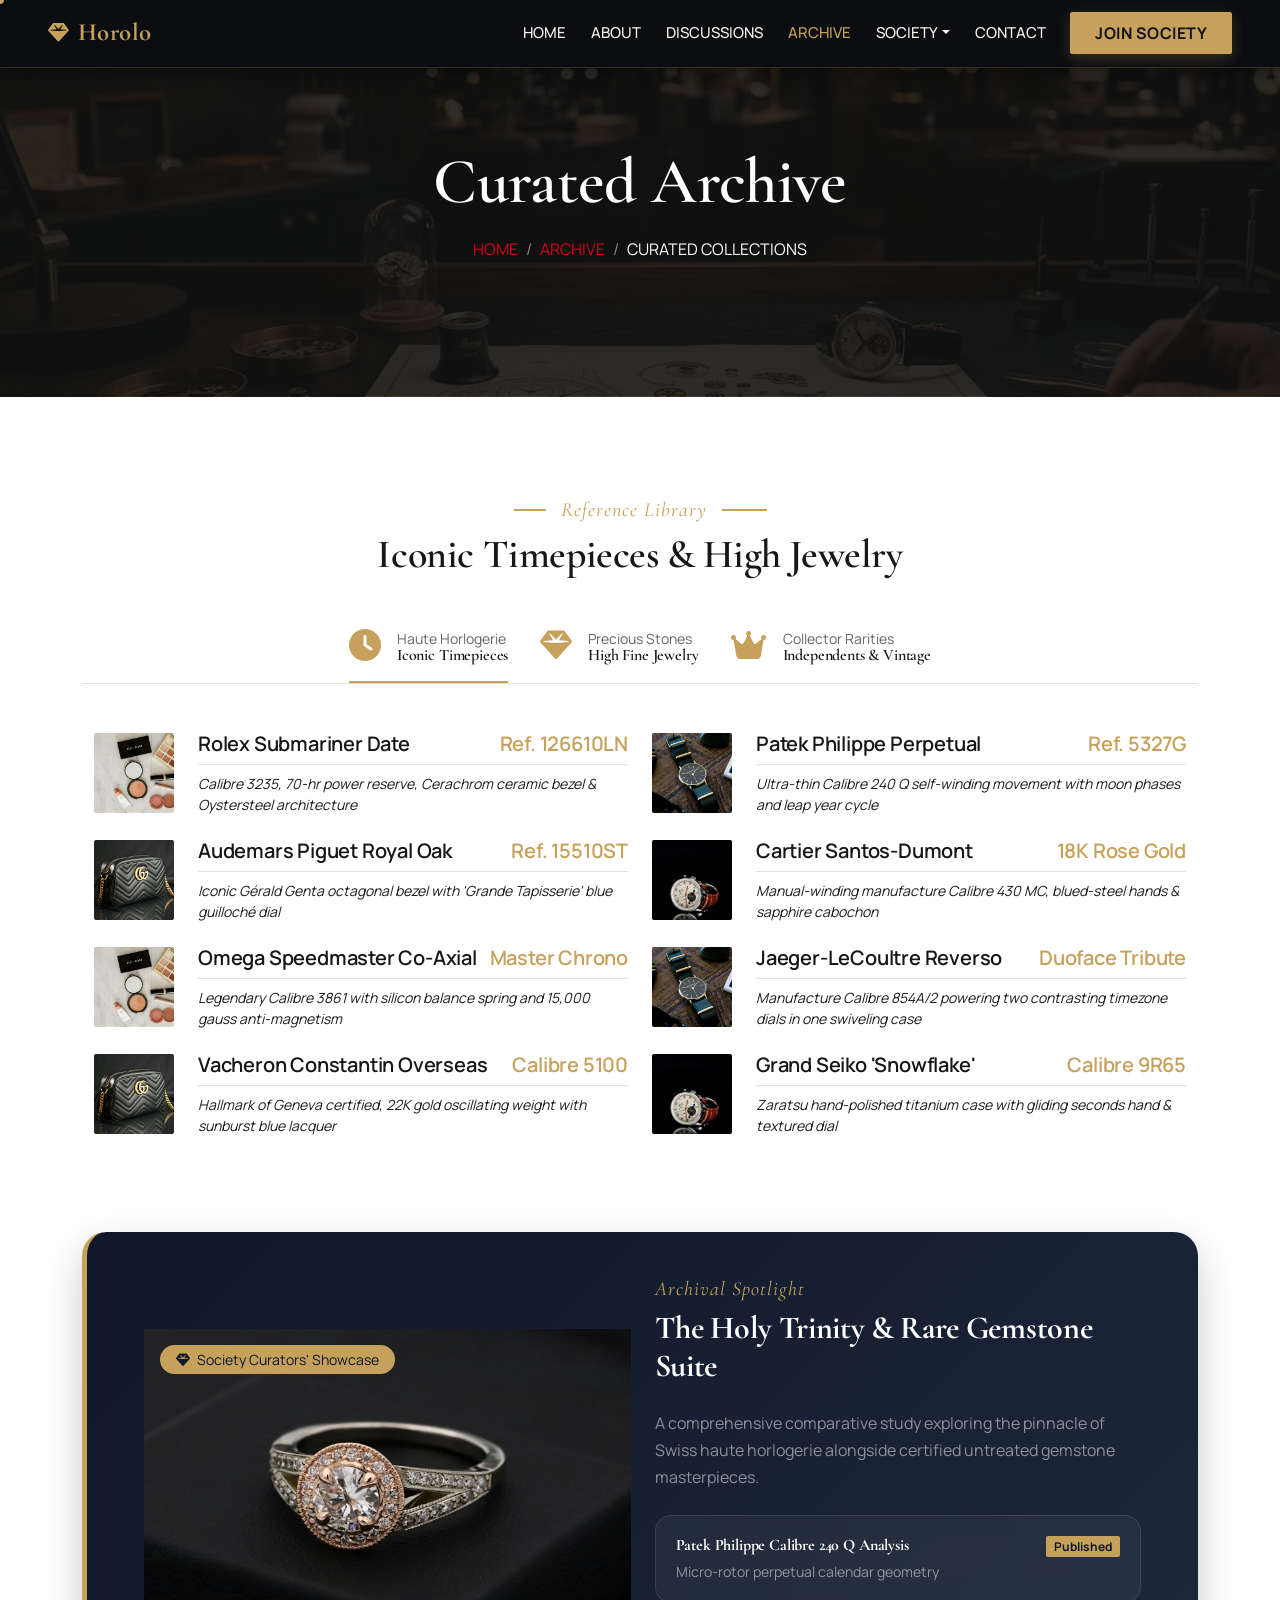
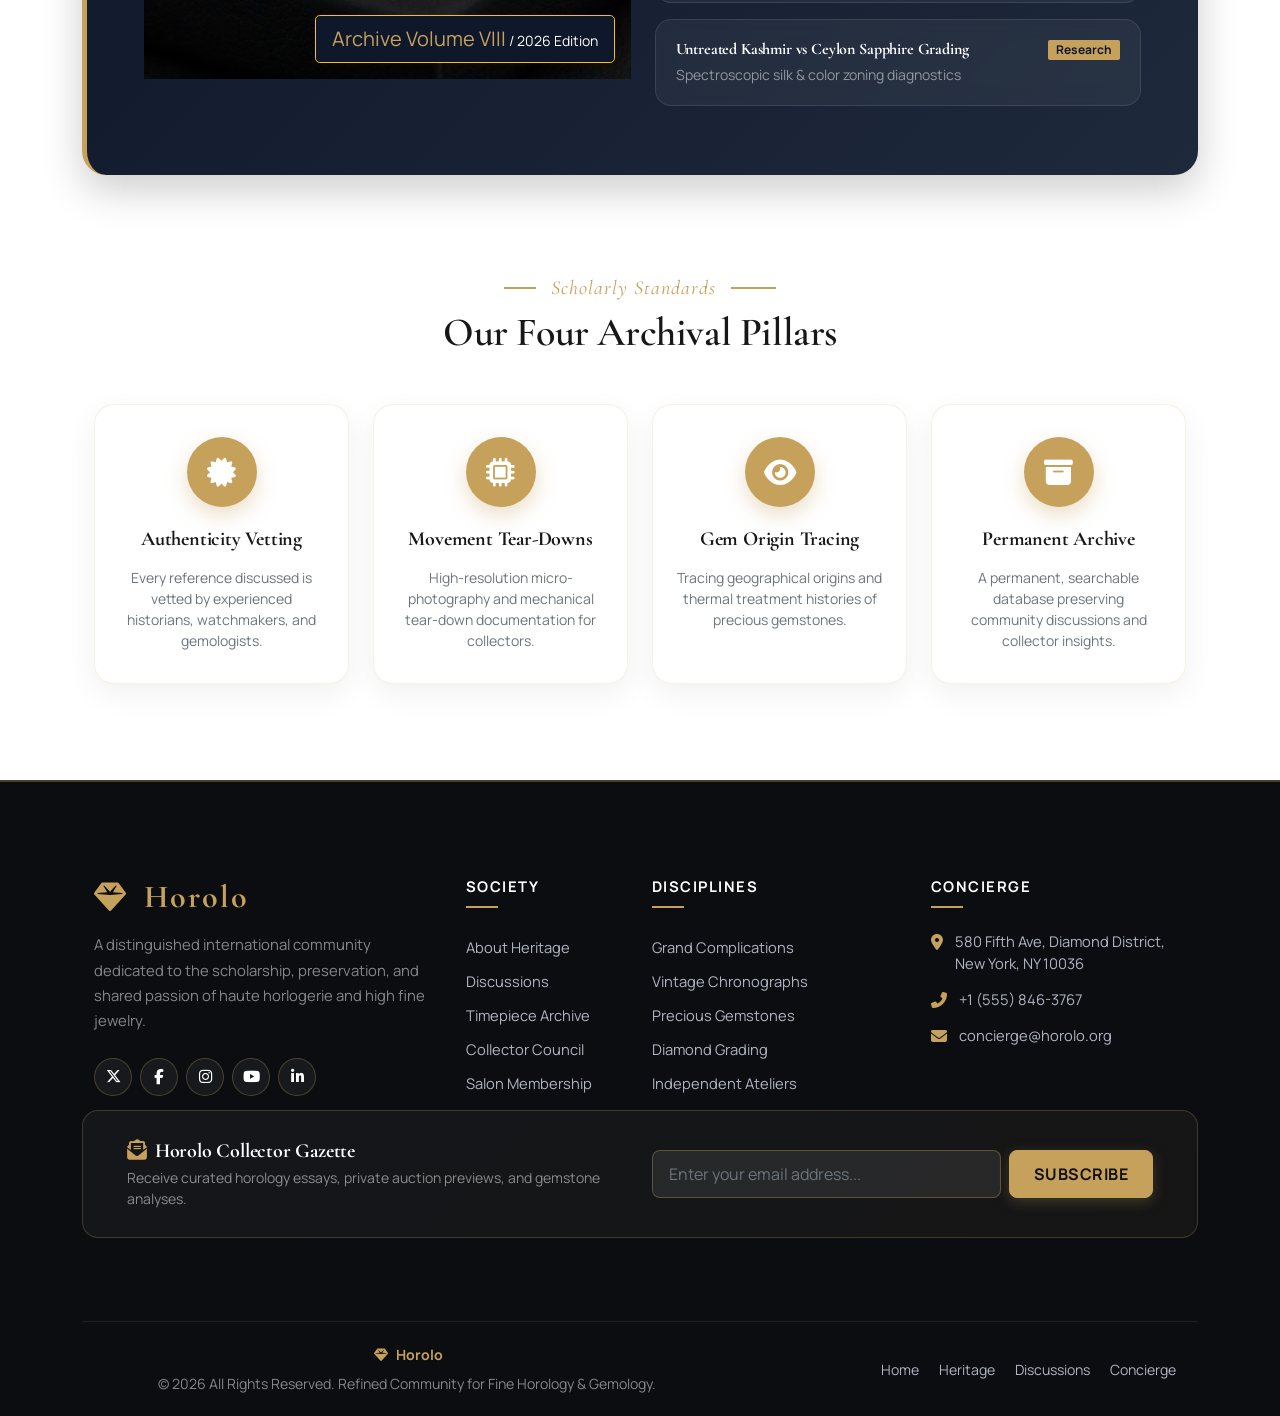
<file: menu.html>
<!DOCTYPE html>
<html lang="en">

<head>
    <meta charset="utf-8">
    <title>Curated Timepiece & Fine Jewelry Archive | Horolo</title>
    <meta content="width=device-width, initial-scale=1.0" name="viewport">
    <meta content="Rolex, Patek Philippe, Audemars Piguet, Cartier, Omega, Jaeger-LeCoultre, Grand Seiko, vintage watches, diamond jewelry, emeralds, sapphires, high jewelry archive" name="keywords">
    <meta content="Explore the Horolo curated reference archive featuring iconic timepieces, grand complications, rare gemstones, and collector favorites." name="description">

    <!-- Favicon -->
    <link rel="icon" type="image/svg+xml" href="img/favicon.svg">
    <link rel="icon" type="image/png" sizes="32x32" href="img/favicon-32x32.png">
    <link rel="icon" type="image/png" href="img/favicon.png">
    <link rel="shortcut icon" href="img/favicon.ico">
    <link rel="apple-touch-icon" sizes="180x180" href="img/apple-touch-icon.png">

    <!-- Google Web Fonts -->
    <link rel="preconnect" href="https://fonts.googleapis.com">
    <link rel="preconnect" href="https://fonts.gstatic.com" crossorigin>
    <link href="https://fonts.googleapis.com/css2?family=Cormorant+Garamond:ital,wght@0,400;0,500;0,600;0,700;1,400;1,600&family=Manrope:wght@300;400;500;600;700;800&display=swap" rel="stylesheet">

    <!-- Icon Font Stylesheet -->
    <link href="https://cdnjs.cloudflare.com/ajax/libs/font-awesome/6.5.1/css/all.min.css" rel="stylesheet">
    <link href="https://cdn.jsdelivr.net/npm/bootstrap-icons@1.4.1/font/bootstrap-icons.css" rel="stylesheet">

    <!-- Libraries Stylesheet -->
    <link href="lib/animate/animate.min.css" rel="stylesheet">
    <link href="lib/owlcarousel/assets/owl.carousel.min.css" rel="stylesheet">
    <link href="lib/tempusdominus/css/tempusdominus-bootstrap-4.min.css" rel="stylesheet" />

    <!-- Customized Bootstrap Stylesheet -->
    <link href="css/bootstrap.min.css" rel="stylesheet">

    <!-- Template Stylesheet -->
    <link href="css/style.css" rel="stylesheet">

    <!-- Open Graph SEO -->
    <meta property="og:title" content="Curated Archive - Horolo">
    <meta property="og:description" content="Explore the Horolo curated reference archive featuring iconic timepieces, grand complications, rare gemstones, and collector favorites.">
    <meta property="og:type" content="website">
</head>

<body>
    <div class="container-xxl bg-white p-0">
        <!-- Spinner Start -->
        <div id="spinner" class="show bg-white position-fixed translate-middle w-100 vh-100 top-50 start-50 d-flex align-items-center justify-content-center">
            <div class="spinner-border text-primary" style="width: 3rem; height: 3rem;" role="status">
                <span class="sr-only">Loading...</span>
            </div>
        </div>
        <!-- Spinner End -->


        <!-- Navbar & Hero Start -->
        <div class="container-xxl position-relative p-0">
            <nav class="navbar navbar-expand-lg navbar-dark bg-dark px-4 px-lg-5 py-3 py-lg-0">
                <a href="index.html" class="navbar-brand p-0">
                    <h1 class="text-primary m-0"><i class="fa fa-gem me-3"></i>Horolo</h1>
                </a>
                <button class="navbar-toggler" type="button" data-bs-toggle="collapse" data-bs-target="#navbarCollapse">
                    <span class="fa fa-bars"></span>
                </button>
                <div class="collapse navbar-collapse" id="navbarCollapse">
                    <div class="navbar-nav ms-auto py-0 pe-4">
                        <a href="index.html" class="nav-item nav-link">Home</a>
                        <a href="about.html" class="nav-item nav-link">About</a>
                        <a href="service.html" class="nav-item nav-link">Discussions</a>
                        <a href="menu.html" class="nav-item nav-link active">Archive</a>
                        <div class="nav-item dropdown">
                            <a href="#" class="nav-link dropdown-toggle" data-bs-toggle="dropdown">Society</a>
                            <div class="dropdown-menu m-0">
                                <a href="booking.html" class="dropdown-item">Membership Salon</a>
                                <a href="team.html" class="dropdown-item">Collector Council</a>
                                <a href="testimonial.html" class="dropdown-item">Collector Voices</a>
                            </div>
                        </div>
                        <a href="contact.html" class="nav-item nav-link">Contact</a>
                    </div>
                    <a href="booking.html" class="btn btn-primary py-2 px-4">Join Society</a>
                </div>
            </nav>

            <div class="container-xxl py-5 bg-dark hero-header mb-5">
                <div class="container text-center my-5 pt-5 pb-4">
                    <h1 class="display-3 text-white mb-3 animated slideInDown">Curated Archive</h1>
                    <nav aria-label="breadcrumb">
                        <ol class="breadcrumb justify-content-center text-uppercase">
                            <li class="breadcrumb-item"><a href="index.html">Home</a></li>
                            <li class="breadcrumb-item"><a href="#">Archive</a></li>
                            <li class="breadcrumb-item text-white active" aria-current="page">Curated Collections</li>
                        </ol>
                    </nav>
                </div>
            </div>
        </div>
        <!-- Navbar & Hero End -->


        <!-- Menu Start (Curated Reference Archive) -->
        <div class="container-xxl py-5">
            <div class="container">
                <div class="text-center wow fadeInUp" data-wow-delay="0.1s">
                    <h5 class="section-title ff-secondary text-center text-primary fw-normal">Reference Library</h5>
                    <h1 class="mb-5">Iconic Timepieces & High Jewelry</h1>
                </div>
                <div class="tab-class text-center wow fadeInUp" data-wow-delay="0.1s">
                    <ul class="nav nav-pills d-flex flex-column flex-md-row justify-content-center border-bottom pb-3 pb-md-0 mb-5 gap-3 gap-md-0">
                        <li class="nav-item">
                            <a class="d-flex align-items-center text-start mx-md-3 ms-md-0 pb-3 active" data-bs-toggle="pill" href="#tab-1">
                                <i class="fa fa-clock fa-2x text-primary"></i>
                                <div class="ps-3">
                                    <small class="text-body">Haute Horlogerie</small>
                                    <h6 class="mt-n1 mb-0">Iconic Timepieces</h6>
                                </div>
                            </a>
                        </li>
                        <li class="nav-item">
                            <a class="d-flex align-items-center text-start mx-md-3 pb-3" data-bs-toggle="pill" href="#tab-2">
                                <i class="fa fa-gem fa-2x text-primary"></i>
                                <div class="ps-3">
                                    <small class="text-body">Precious Stones</small>
                                    <h6 class="mt-n1 mb-0">High Fine Jewelry</h6>
                                </div>
                            </a>
                        </li>
                        <li class="nav-item">
                            <a class="d-flex align-items-center text-start mx-md-3 me-md-0 pb-3" data-bs-toggle="pill" href="#tab-3">
                                <i class="fa fa-crown fa-2x text-primary"></i>
                                <div class="ps-3">
                                    <small class="text-body">Collector Rarities</small>
                                    <h6 class="mt-n1 mb-0">Independents & Vintage</h6>
                                </div>
                            </a>
                        </li>
                    </ul>
                    <div class="tab-content">
                        <!-- Tab 1: Haute Horlogerie -->
                        <div id="tab-1" class="tab-pane fade show p-0 active">
                            <div class="row g-4">
                                <div class="col-lg-6">
                                    <div class="d-flex align-items-center">
                                        <img class="flex-shrink-0 img-fluid rounded" src="img/menu-1.jpg" alt="Rolex Submariner Date" style="width: 80px; height: 80px; object-fit: cover;">
                                        <div class="w-100 d-flex flex-column text-start ps-4">
                                            <h5 class="d-flex justify-content-between border-bottom pb-2">
                                                <span>Rolex Submariner Date</span>
                                                <span class="text-primary">Ref. 126610LN</span>
                                            </h5>
                                            <small class="fst-italic">Calibre 3235, 70-hr power reserve, Cerachrom ceramic bezel & Oystersteel architecture</small>
                                        </div>
                                    </div>
                                </div>
                                <div class="col-lg-6">
                                    <div class="d-flex align-items-center">
                                        <img class="flex-shrink-0 img-fluid rounded" src="img/menu-2.jpg" alt="Patek Philippe Grand Complications" style="width: 80px; height: 80px; object-fit: cover;">
                                        <div class="w-100 d-flex flex-column text-start ps-4">
                                            <h5 class="d-flex justify-content-between border-bottom pb-2">
                                                <span>Patek Philippe Perpetual</span>
                                                <span class="text-primary">Ref. 5327G</span>
                                            </h5>
                                            <small class="fst-italic">Ultra-thin Calibre 240 Q self-winding movement with moon phases and leap year cycle</small>
                                        </div>
                                    </div>
                                </div>
                                <div class="col-lg-6">
                                    <div class="d-flex align-items-center">
                                        <img class="flex-shrink-0 img-fluid rounded" src="img/menu-3.jpg" alt="Audemars Piguet Royal Oak" style="width: 80px; height: 80px; object-fit: cover;">
                                        <div class="w-100 d-flex flex-column text-start ps-4">
                                            <h5 class="d-flex justify-content-between border-bottom pb-2">
                                                <span>Audemars Piguet Royal Oak</span>
                                                <span class="text-primary">Ref. 15510ST</span>
                                            </h5>
                                            <small class="fst-italic">Iconic Gérald Genta octagonal bezel with 'Grande Tapisserie' blue guilloché dial</small>
                                        </div>
                                    </div>
                                </div>
                                <div class="col-lg-6">
                                    <div class="d-flex align-items-center">
                                        <img class="flex-shrink-0 img-fluid rounded" src="img/menu-4.jpg" alt="Cartier Santos-Dumont" style="width: 80px; height: 80px; object-fit: cover;">
                                        <div class="w-100 d-flex flex-column text-start ps-4">
                                            <h5 class="d-flex justify-content-between border-bottom pb-2">
                                                <span>Cartier Santos-Dumont</span>
                                                <span class="text-primary">18K Rose Gold</span>
                                            </h5>
                                            <small class="fst-italic">Manual-winding manufacture Calibre 430 MC, blued-steel hands & sapphire cabochon</small>
                                        </div>
                                    </div>
                                </div>
                                <div class="col-lg-6">
                                    <div class="d-flex align-items-center">
                                        <img class="flex-shrink-0 img-fluid rounded" src="img/menu-1.jpg" alt="Omega Speedmaster Moonwatch" style="width: 80px; height: 80px; object-fit: cover;">
                                        <div class="w-100 d-flex flex-column text-start ps-4">
                                            <h5 class="d-flex justify-content-between border-bottom pb-2">
                                                <span>Omega Speedmaster Co-Axial</span>
                                                <span class="text-primary">Master Chrono</span>
                                            </h5>
                                            <small class="fst-italic">Legendary Calibre 3861 with silicon balance spring and 15,000 gauss anti-magnetism</small>
                                        </div>
                                    </div>
                                </div>
                                <div class="col-lg-6">
                                    <div class="d-flex align-items-center">
                                        <img class="flex-shrink-0 img-fluid rounded" src="img/menu-2.jpg" alt="Jaeger-LeCoultre Reverso Tribute" style="width: 80px; height: 80px; object-fit: cover;">
                                        <div class="w-100 d-flex flex-column text-start ps-4">
                                            <h5 class="d-flex justify-content-between border-bottom pb-2">
                                                <span>Jaeger-LeCoultre Reverso</span>
                                                <span class="text-primary">Duoface Tribute</span>
                                            </h5>
                                            <small class="fst-italic">Manufacture Calibre 854A/2 powering two contrasting timezone dials in one swiveling case</small>
                                        </div>
                                    </div>
                                </div>
                                <div class="col-lg-6">
                                    <div class="d-flex align-items-center">
                                        <img class="flex-shrink-0 img-fluid rounded" src="img/menu-3.jpg" alt="Vacheron Constantin Overseas" style="width: 80px; height: 80px; object-fit: cover;">
                                        <div class="w-100 d-flex flex-column text-start ps-4">
                                            <h5 class="d-flex justify-content-between border-bottom pb-2">
                                                <span>Vacheron Constantin Overseas</span>
                                                <span class="text-primary">Calibre 5100</span>
                                            </h5>
                                            <small class="fst-italic">Hallmark of Geneva certified, 22K gold oscillating weight with sunburst blue lacquer</small>
                                        </div>
                                    </div>
                                </div>
                                <div class="col-lg-6">
                                    <div class="d-flex align-items-center">
                                        <img class="flex-shrink-0 img-fluid rounded" src="img/menu-4.jpg" alt="Grand Seiko Snowflake Spring Drive" style="width: 80px; height: 80px; object-fit: cover;">
                                        <div class="w-100 d-flex flex-column text-start ps-4">
                                            <h5 class="d-flex justify-content-between border-bottom pb-2">
                                                <span>Grand Seiko 'Snowflake'</span>
                                                <span class="text-primary">Calibre 9R65</span>
                                            </h5>
                                            <small class="fst-italic">Zaratsu hand-polished titanium case with gliding seconds hand & textured dial</small>
                                        </div>
                                    </div>
                                </div>
                            </div>
                        </div>

                        <!-- Tab 2: High Fine Jewelry -->
                        <div id="tab-2" class="tab-pane fade show p-0">
                            <div class="row g-4">
                                <div class="col-lg-6">
                                    <div class="d-flex align-items-center">
                                        <img class="flex-shrink-0 img-fluid rounded" src="img/menu-5.jpg" alt="Flawless Diamond Solitaire Ring" style="width: 80px; height: 80px; object-fit: cover;">
                                        <div class="w-100 d-flex flex-column text-start ps-4">
                                            <h5 class="d-flex justify-content-between border-bottom pb-2">
                                                <span>Type IIa Diamond Solitaire</span>
                                                <span class="text-primary">5.20 ct D-IF</span>
                                            </h5>
                                            <small class="fst-italic">GIA certified Type IIa round brilliant cut set in custom hand-forged platinum prongs</small>
                                        </div>
                                    </div>
                                </div>
                                <div class="col-lg-6">
                                    <div class="d-flex align-items-center">
                                        <img class="flex-shrink-0 img-fluid rounded" src="img/menu-6.jpg" alt="Royal Ceylon Blue Sapphire Ring" style="width: 80px; height: 80px; object-fit: cover;">
                                        <div class="w-100 d-flex flex-column text-start ps-4">
                                            <h5 class="d-flex justify-content-between border-bottom pb-2">
                                                <span>Royal Blue Ceylon Sapphire</span>
                                                <span class="text-primary">SSEF Certified</span>
                                            </h5>
                                            <small class="fst-italic">Natural unheated 8.45 ct cushion-cut sapphire with trapezoid diamond shoulders</small>
                                        </div>
                                    </div>
                                </div>
                                <div class="col-lg-6">
                                    <div class="d-flex align-items-center">
                                        <img class="flex-shrink-0 img-fluid rounded" src="img/menu-7.jpg" alt="Muzo Colombian Emerald Earrings" style="width: 80px; height: 80px; object-fit: cover;">
                                        <div class="w-100 d-flex flex-column text-start ps-4">
                                            <h5 class="d-flex justify-content-between border-bottom pb-2">
                                                <span>Colombian Muzo Emeralds</span>
                                                <span class="text-primary">Minor Cedar Oil</span>
                                            </h5>
                                            <small class="fst-italic">Matched pair of 6.10 ctw emerald-cut Colombian stones in 18K yellow gold bezels</small>
                                        </div>
                                    </div>
                                </div>
                                <div class="col-lg-6">
                                    <div class="d-flex align-items-center">
                                        <img class="flex-shrink-0 img-fluid rounded" src="img/menu-8.jpg" alt="Natural Australian South Sea Pearl Strand" style="width: 80px; height: 80px; object-fit: cover;">
                                        <div class="w-100 d-flex flex-column text-start ps-4">
                                            <h5 class="d-flex justify-content-between border-bottom pb-2">
                                                <span>South Sea Pearl Strand</span>
                                                <span class="text-primary">14-16mm Lustre</span>
                                            </h5>
                                            <small class="fst-italic">Graduated strand of Australian cultured pearls with pavé diamond clasp in white gold</small>
                                        </div>
                                    </div>
                                </div>
                                <div class="col-lg-6">
                                    <div class="d-flex align-items-center">
                                        <img class="flex-shrink-0 img-fluid rounded" src="img/menu-5.jpg" alt="Burmese Pigeon Blood Ruby Ring" style="width: 80px; height: 80px; object-fit: cover;">
                                        <div class="w-100 d-flex flex-column text-start ps-4">
                                            <h5 class="d-flex justify-content-between border-bottom pb-2">
                                                <span>Burmese 'Pigeon Blood' Ruby</span>
                                                <span class="text-primary">No Heat 4.15 ct</span>
                                            </h5>
                                            <small class="fst-italic">Mogok origin untreated oval ruby framed by micro-set pear shaped diamonds</small>
                                        </div>
                                    </div>
                                </div>
                                <div class="col-lg-6">
                                    <div class="d-flex align-items-center">
                                        <img class="flex-shrink-0 img-fluid rounded" src="img/menu-6.jpg" alt="Art Deco Diamond Platinum Bracelet" style="width: 80px; height: 80px; object-fit: cover;">
                                        <div class="w-100 d-flex flex-column text-start ps-4">
                                            <h5 class="d-flex justify-content-between border-bottom pb-2">
                                                <span>Art Deco Platinum Bracelet</span>
                                                <span class="text-primary">Circa 1925</span>
                                            </h5>
                                            <small class="fst-italic">Geometric pierced filigree with 12.5 ctw Old European cut diamonds and calibré onyx</small>
                                        </div>
                                    </div>
                                </div>
                                <div class="col-lg-6">
                                    <div class="d-flex align-items-center">
                                        <img class="flex-shrink-0 img-fluid rounded" src="img/menu-7.jpg" alt="Fancy Intense Yellow Diamond Pendant" style="width: 80px; height: 80px; object-fit: cover;">
                                        <div class="w-100 d-flex flex-column text-start ps-4">
                                            <h5 class="d-flex justify-content-between border-bottom pb-2">
                                                <span>Fancy Intense Yellow Diamond</span>
                                                <span class="text-primary">VS1 Radiant</span>
                                            </h5>
                                            <small class="fst-italic">Natural canary yellow diamond centerpiece surrounded by double halo of white diamonds</small>
                                        </div>
                                    </div>
                                </div>
                                <div class="col-lg-6">
                                    <div class="d-flex align-items-center">
                                        <img class="flex-shrink-0 img-fluid rounded" src="img/menu-8.jpg" alt="Cartier Panthère Pavé Bangle" style="width: 80px; height: 80px; object-fit: cover;">
                                        <div class="w-100 d-flex flex-column text-start ps-4">
                                            <h5 class="d-flex justify-content-between border-bottom pb-2">
                                                <span>High Jewelry Panthère Bangle</span>
                                                <span class="text-primary">Emerald Eyes</span>
                                            </h5>
                                            <small class="fst-italic">Hand-sculpted 18K white gold with pavé brilliant diamonds, onyx spots, and tsavorite accents</small>
                                        </div>
                                    </div>
                                </div>
                            </div>
                        </div>

                        <!-- Tab 3: Independents & Vintage Rarities -->
                        <div id="tab-3" class="tab-pane fade show p-0">
                            <div class="row g-4">
                                <div class="col-lg-6">
                                    <div class="d-flex align-items-center">
                                        <img class="flex-shrink-0 img-fluid rounded" src="img/menu-1.jpg" alt="Philippe Dufour Simplicity" style="width: 80px; height: 80px; object-fit: cover;">
                                        <div class="w-100 d-flex flex-column text-start ps-4">
                                            <h5 class="d-flex justify-content-between border-bottom pb-2">
                                                <span>Philippe Dufour Simplicity</span>
                                                <span class="text-primary">37mm White Gold</span>
                                            </h5>
                                            <small class="fst-italic">Legendary hand-beveled anglage, inner angles, and black-polished steel components</small>
                                        </div>
                                    </div>
                                </div>
                                <div class="col-lg-6">
                                    <div class="d-flex align-items-center">
                                        <img class="flex-shrink-0 img-fluid rounded" src="img/menu-2.jpg" alt="F.P. Journe Chronomètre Bleu" style="width: 80px; height: 80px; object-fit: cover;">
                                        <div class="w-100 d-flex flex-column text-start ps-4">
                                            <h5 class="d-flex justify-content-between border-bottom pb-2">
                                                <span>F.P. Journe Chronomètre Bleu</span>
                                                <span class="text-primary">Tantalum Case</span>
                                            </h5>
                                            <small class="fst-italic">18K rose gold manual-wind Calibre 1304 movement with mirror-polished blue chrome dial</small>
                                        </div>
                                    </div>
                                </div>
                                <div class="col-lg-6">
                                    <div class="d-flex align-items-center">
                                        <img class="flex-shrink-0 img-fluid rounded" src="img/menu-3.jpg" alt="Kari Voutilainen Vingt-8" style="width: 80px; height: 80px; object-fit: cover;">
                                        <div class="w-100 d-flex flex-column text-start ps-4">
                                            <h5 class="d-flex justify-content-between border-bottom pb-2">
                                                <span>Kari Voutilainen Vingt-8</span>
                                                <span class="text-primary">Direct Impulses</span>
                                            </h5>
                                            <small class="fst-italic">Direct impulse escapement with two balance wheels and engine-turned hand guilloché dial</small>
                                        </div>
                                    </div>
                                </div>
                                <div class="col-lg-6">
                                    <div class="d-flex align-items-center">
                                        <img class="flex-shrink-0 img-fluid rounded" src="img/menu-4.jpg" alt="Vintage Rolex Daytona Paul Newman 6239" style="width: 80px; height: 80px; object-fit: cover;">
                                        <div class="w-100 d-flex flex-column text-start ps-4">
                                            <h5 class="d-flex justify-content-between border-bottom pb-2">
                                                <span>Vintage Rolex 'Paul Newman'</span>
                                                <span class="text-primary">Ref. 6239 Valjoux 72</span>
                                            </h5>
                                            <small class="fst-italic">Exotic Art Deco dial with stepped sub-dials and pump pushers, circa 1968</small>
                                        </div>
                                    </div>
                                </div>
                                <div class="col-lg-6">
                                    <div class="d-flex align-items-center">
                                        <img class="flex-shrink-0 img-fluid rounded" src="img/menu-5.jpg" alt="H. Moser & Cie Streamliner" style="width: 80px; height: 80px; object-fit: cover;">
                                        <div class="w-100 d-flex flex-column text-start ps-4">
                                            <h5 class="d-flex justify-content-between border-bottom pb-2">
                                                <span>H. Moser & Cie Streamliner</span>
                                                <span class="text-primary">Flyback Chrono</span>
                                            </h5>
                                            <small class="fst-italic">Calibre HMC 902 developed with Agenhor, integrated steel cushion case & fumé dial</small>
                                        </div>
                                    </div>
                                </div>
                                <div class="col-lg-6">
                                    <div class="d-flex align-items-center">
                                        <img class="flex-shrink-0 img-fluid rounded" src="img/menu-6.jpg" alt="A. Lange & Söhne Datograph" style="width: 80px; height: 80px; object-fit: cover;">
                                        <div class="w-100 d-flex flex-column text-start ps-4">
                                            <h5 class="d-flex justify-content-between border-bottom pb-2">
                                                <span>A. Lange & Söhne Datograph</span>
                                                <span class="text-primary">Up/Down Platinum</span>
                                            </h5>
                                            <small class="fst-italic">Calibre L951.6 with column-wheel flyback mechanism, outsize date, and German silver plates</small>
                                        </div>
                                    </div>
                                </div>
                                <div class="col-lg-6">
                                    <div class="d-flex align-items-center">
                                        <img class="flex-shrink-0 img-fluid rounded" src="img/menu-7.jpg" alt="MB&F Legacy Machine Sequential" style="width: 80px; height: 80px; object-fit: cover;">
                                        <div class="w-100 d-flex flex-column text-start ps-4">
                                            <h5 class="d-flex justify-content-between border-bottom pb-2">
                                                <span>MB&F LM Sequential EVO</span>
                                                <span class="text-primary">Dual Chrono</span>
                                            </h5>
                                            <small class="fst-italic">Revolutionary Twinverter switch enabling independent, split-second, and lap timer modes</small>
                                        </div>
                                    </div>
                                </div>
                                <div class="col-lg-6">
                                    <div class="d-flex align-items-center">
                                        <img class="flex-shrink-0 img-fluid rounded" src="img/menu-8.jpg" alt="Laurent Ferrier Classic Origin" style="width: 80px; height: 80px; object-fit: cover;">
                                        <div class="w-100 d-flex flex-column text-start ps-4">
                                            <h5 class="d-flex justify-content-between border-bottom pb-2">
                                                <span>Laurent Ferrier Classic</span>
                                                <span class="text-primary">Calibre LF116.01</span>
                                            </h5>
                                            <small class="fst-italic">Grade 5 titanium 'galet' pebble case with assegais hands and micro-blasted black rhodium bridges</small>
                                        </div>
                                    </div>
                                </div>
                            </div>
                        </div>
                    </div>
                </div>
            </div>
        </div>
        <!-- Menu End -->
        

        <!-- Unique Section 1: Curators' Reserve Showcase Start -->
        <div class="container-xxl py-5">
            <div class="container">
                <div class="chef-reserve-box wow zoomIn" data-wow-delay="0.1s">
                    <div class="row g-4 g-lg-5 align-items-center">
                        <div class="col-lg-6">
                            <div class="position-relative overflow-hidden rounded-4 chef-reserve-img-box">
                                <img src="img/pillar-2.jpg" class="img-fluid w-100 rounded-4 chef-reserve-img" alt="Grand Complication & Rare Gemstone Showcase" style="min-height: 350px; object-fit: cover;">
                                <div class="position-absolute top-0 start-0 m-2 m-sm-3 bg-primary text-dark font-weight-bold px-3 py-1 rounded-pill small reserve-badge-top">
                                    <i class="fa fa-gem me-1"></i> Society Curators' Showcase
                                </div>
                                <div class="position-absolute bottom-0 end-0 m-2 m-sm-3 bg-dark text-white font-weight-bold px-3 py-2 rounded-3 border border-warning reserve-badge-bottom">
                                    <span class="text-primary fs-5 reserve-badge-title">Archive Volume VIII</span> <small class="reserve-badge-sub">/ 2026 Edition</small>
                                </div>
                            </div>
                        </div>
                        <div class="col-lg-6 text-white">
                            <h5 class="text-primary ff-secondary fw-normal">Archival Spotlight</h5>
                            <h2 class="text-white fw-bold mb-4">The Holy Trinity & Rare Gemstone Suite</h2>
                            <p class="text-white-50 mb-4" style="line-height: 1.7;">A comprehensive comparative study exploring the pinnacle of Swiss haute horlogerie alongside certified untreated gemstone masterpieces.</p>
                            <div class="d-flex flex-column gap-3 mb-4">
                                <div class="tasting-item-card">
                                    <div class="d-flex justify-content-between align-items-start gap-2 mb-1">
                                        <h6 class="text-white mb-0 fw-bold">Patek Philippe Calibre 240 Q Analysis</h6>
                                        <span class="badge bg-primary text-dark fw-bold flex-shrink-0">Published</span>
                                    </div>
                                    <small class="text-white-50 d-block">Micro-rotor perpetual calendar geometry</small>
                                </div>
                                <div class="tasting-item-card">
                                    <div class="d-flex justify-content-between align-items-start gap-2 mb-1">
                                        <h6 class="text-white mb-0 fw-bold">Untreated Kashmir vs Ceylon Sapphire Grading</h6>
                                        <span class="badge bg-primary text-dark fw-bold flex-shrink-0">Research</span>
                                    </div>
                                    <small class="text-white-50 d-block">Spectroscopic silk & color zoning diagnostics</small>
                                </div>
                            </div>
                        </div>
                    </div>
                </div>
            </div>
        </div>
        <!-- Curators' Reserve Showcase End -->


        <!-- Unique Section 2: Society Curation Standards Start -->
        <div class="container-xxl py-5">
            <div class="container">
                <div class="text-center wow fadeInUp" data-wow-delay="0.1s">
                    <h5 class="section-title ff-secondary text-center text-primary fw-normal">Scholarly Standards</h5>
                    <h1 class="mb-5">Our Four Archival Pillars</h1>
                </div>
                <div class="row g-4">
                    <div class="col-lg-3 col-md-6 wow fadeInUp" data-wow-delay="0.1s">
                        <div class="culinary-perk-card">
                            <div class="culinary-perk-icon">
                                <i class="fa fa-certificate"></i>
                            </div>
                            <h5 class="fw-bold mb-3">Authenticity Vetting</h5>
                            <p class="text-muted small mb-0">Every reference discussed is vetted by experienced historians, watchmakers, and gemologists.</p>
                        </div>
                    </div>
                    <div class="col-lg-3 col-md-6 wow fadeInUp" data-wow-delay="0.3s">
                        <div class="culinary-perk-card">
                            <div class="culinary-perk-icon">
                                <i class="fa fa-microchip"></i>
                            </div>
                            <h5 class="fw-bold mb-3">Movement Tear-Downs</h5>
                            <p class="text-muted small mb-0">High-resolution micro-photography and mechanical tear-down documentation for collectors.</p>
                        </div>
                    </div>
                    <div class="col-lg-3 col-md-6 wow fadeInUp" data-wow-delay="0.5s">
                        <div class="culinary-perk-card">
                            <div class="culinary-perk-icon">
                                <i class="fa fa-eye"></i>
                            </div>
                            <h5 class="fw-bold mb-3">Gem Origin Tracing</h5>
                            <p class="text-muted small mb-0">Tracing geographical origins and thermal treatment histories of precious gemstones.</p>
                        </div>
                    </div>
                    <div class="col-lg-3 col-md-6 wow fadeInUp" data-wow-delay="0.7s">
                        <div class="culinary-perk-card">
                            <div class="culinary-perk-icon">
                                <i class="fa fa-archive"></i>
                            </div>
                            <h5 class="fw-bold mb-3">Permanent Archive</h5>
                            <p class="text-muted small mb-0">A permanent, searchable database preserving community discussions and collector insights.</p>
                        </div>
                    </div>
                </div>
            </div>
        </div>
        <!-- Society Curation Standards End -->
        

                        <!-- Footer Start -->
        <div class="container-fluid footer pt-5 mt-5 wow fadeIn" data-wow-delay="0.1s">
            <div class="container py-5">
                <!-- Top Brand & Columns Grid -->
                <div class="row g-5">
                    <!-- Col 1: Brand & About -->
                    <div class="col-lg-4 col-md-6">
                        <a href="index.html" class="d-inline-flex align-items-center text-decoration-none mb-3">
                            <h2 class="text-primary m-0 d-inline-flex align-items-center fw-bold" style="letter-spacing: 2px;">
                                <i class="fa fa-gem me-3 text-primary"></i>Horolo
                            </h2>
                        </a>
                        <p class="text-white-50 mb-4" style="font-size: 0.93rem; line-height: 1.7;">A distinguished international community dedicated to the scholarship, preservation, and shared passion of haute horlogerie and high fine jewelry.</p>
                        <div class="d-flex align-items-center">
                            <a class="footer-social-btn" href="https://twitter.com" target="_blank" title="Twitter / X"><i class="fab fa-x-twitter"></i></a>
                            <a class="footer-social-btn" href="https://facebook.com" target="_blank" title="Facebook"><i class="fab fa-facebook-f"></i></a>
                            <a class="footer-social-btn" href="https://instagram.com" target="_blank" title="Instagram"><i class="fab fa-instagram"></i></a>
                            <a class="footer-social-btn" href="https://youtube.com" target="_blank" title="YouTube"><i class="fab fa-youtube"></i></a>
                            <a class="footer-social-btn" href="https://linkedin.com" target="_blank" title="LinkedIn"><i class="fab fa-linkedin-in"></i></a>
                        </div>
                    </div>

                    <!-- Col 2: Quick Links -->
                    <div class="col-lg-2 col-md-6">
                        <h5 class="footer-heading">Society</h5>
                        <a class="footer-link-item" href="about.html">About Heritage</a>
                        <a class="footer-link-item" href="service.html">Discussions</a>
                        <a class="footer-link-item" href="menu.html">Timepiece Archive</a>
                        <a class="footer-link-item" href="team.html">Collector Council</a>
                        <a class="footer-link-item" href="booking.html">Salon Membership</a>
                    </div>

                    <!-- Col 3: Collecting Disciplines -->
                    <div class="col-lg-3 col-md-6">
                        <h5 class="footer-heading">Disciplines</h5>
                        <a class="footer-link-item" href="service.html">Grand Complications</a>
                        <a class="footer-link-item" href="service.html">Vintage Chronographs</a>
                        <a class="footer-link-item" href="service.html">Precious Gemstones</a>
                        <a class="footer-link-item" href="service.html">Diamond Grading</a>
                        <a class="footer-link-item" href="service.html">Independent Ateliers</a>
                    </div>

                    <!-- Col 4: Concierge & Salons -->
                    <div class="col-lg-3 col-md-6">
                        <h5 class="footer-heading">Concierge</h5>
                        <div class="footer-contact-item">
                            <i class="fa fa-map-marker-alt"></i>
                            <span>580 Fifth Ave, Diamond District, New York, NY 10036</span>
                        </div>
                        <div class="footer-contact-item">
                            <i class="fa fa-phone-alt"></i>
                            <span>+1 (555) 846-3767</span>
                        </div>
                        <div class="footer-contact-item">
                            <i class="fa fa-envelope"></i>
                            <span>concierge@horolo.org</span>
                        </div>
                    </div>
                </div>

                <!-- Newsletter Card Strip -->
                <div class="footer-newsletter-box">
                    <div class="row align-items-center">
                        <div class="col-lg-6 mb-3 mb-lg-0">
                            <h5 class="text-white mb-1 fw-bold"><i class="fa fa-envelope-open-text text-primary me-2"></i>Horolo Collector Gazette</h5>
                            <p class="text-white-50 small mb-0">Receive curated horology essays, private auction previews, and gemstone analyses.</p>
                        </div>
                        <div class="col-lg-6">
                            <form class="d-flex flex-sm-row flex-column gap-2">
                                <input type="email" class="form-control" placeholder="Enter your email address..." style="background: rgba(255,255,255,0.08); border: 1px solid rgba(198,161,91,0.35); color: #fff; border-radius: 8px; height: 48px; padding-left: 16px;">
                                <button type="button" class="btn btn-primary px-4 fw-bold" style="white-space: nowrap; height: 48px; border-radius: 8px;">Subscribe</button>
                            </form>
                        </div>
                    </div>
                </div>
            </div>

            <!-- Bottom Copyright Bar -->
            <div class="container">
                <div class="footer-bottom-bar">
                    <div class="row align-items-center">
                        <div class="col-md-7 text-center text-md-start mb-3 mb-md-0 d-flex align-items-center justify-content-center justify-content-md-start flex-wrap gap-2">
                            <a href="index.html" class="text-primary fw-bold text-decoration-none d-inline-flex align-items-center me-2">
                                <i class="fa fa-gem me-2 text-primary"></i>Horolo
                            </a>
                            <span class="text-white-50">&copy; 2026 All Rights Reserved. Refined Community for Fine Horology &amp; Gemology.</span>
                        </div>
                        <div class="col-md-5 text-center text-md-end">
                            <div class="d-inline-flex flex-wrap justify-content-center justify-content-md-end">
                                <a href="index.html">Home</a>
                                <a href="about.html">Heritage</a>
                                <a href="service.html">Discussions</a>
                                <a href="contact.html">Concierge</a>
                            </div>
                        </div>
                    </div>
                </div>
            </div>
        </div>
        <!-- Footer End -->


        <!-- Back to Top -->
        <a href="#" class="btn btn-lg btn-primary btn-lg-square back-to-top"><i class="bi bi-arrow-up"></i></a>
    </div>

    <!-- JavaScript Libraries -->
    <script src="https://code.jquery.com/jquery-3.4.1.min.js"></script>
    <script src="https://cdn.jsdelivr.net/npm/bootstrap@5.0.0/dist/js/bootstrap.bundle.min.js"></script>
    <script src="lib/wow/wow.min.js"></script>
    <script src="lib/easing/easing.min.js"></script>
    <script src="lib/waypoints/waypoints.min.js"></script>
    <script src="lib/counterup/counterup.min.js"></script>
    <script src="lib/owlcarousel/owl.carousel.min.js"></script>
    <script src="lib/tempusdominus/js/moment.min.js"></script>
    <script src="lib/tempusdominus/js/moment-timezone.min.js"></script>
    <script src="lib/tempusdominus/js/tempusdominus-bootstrap-4.min.js"></script>

    <!-- Template Javascript -->
    <script src="js/main.js"></script>
</body>

</html>
</file>
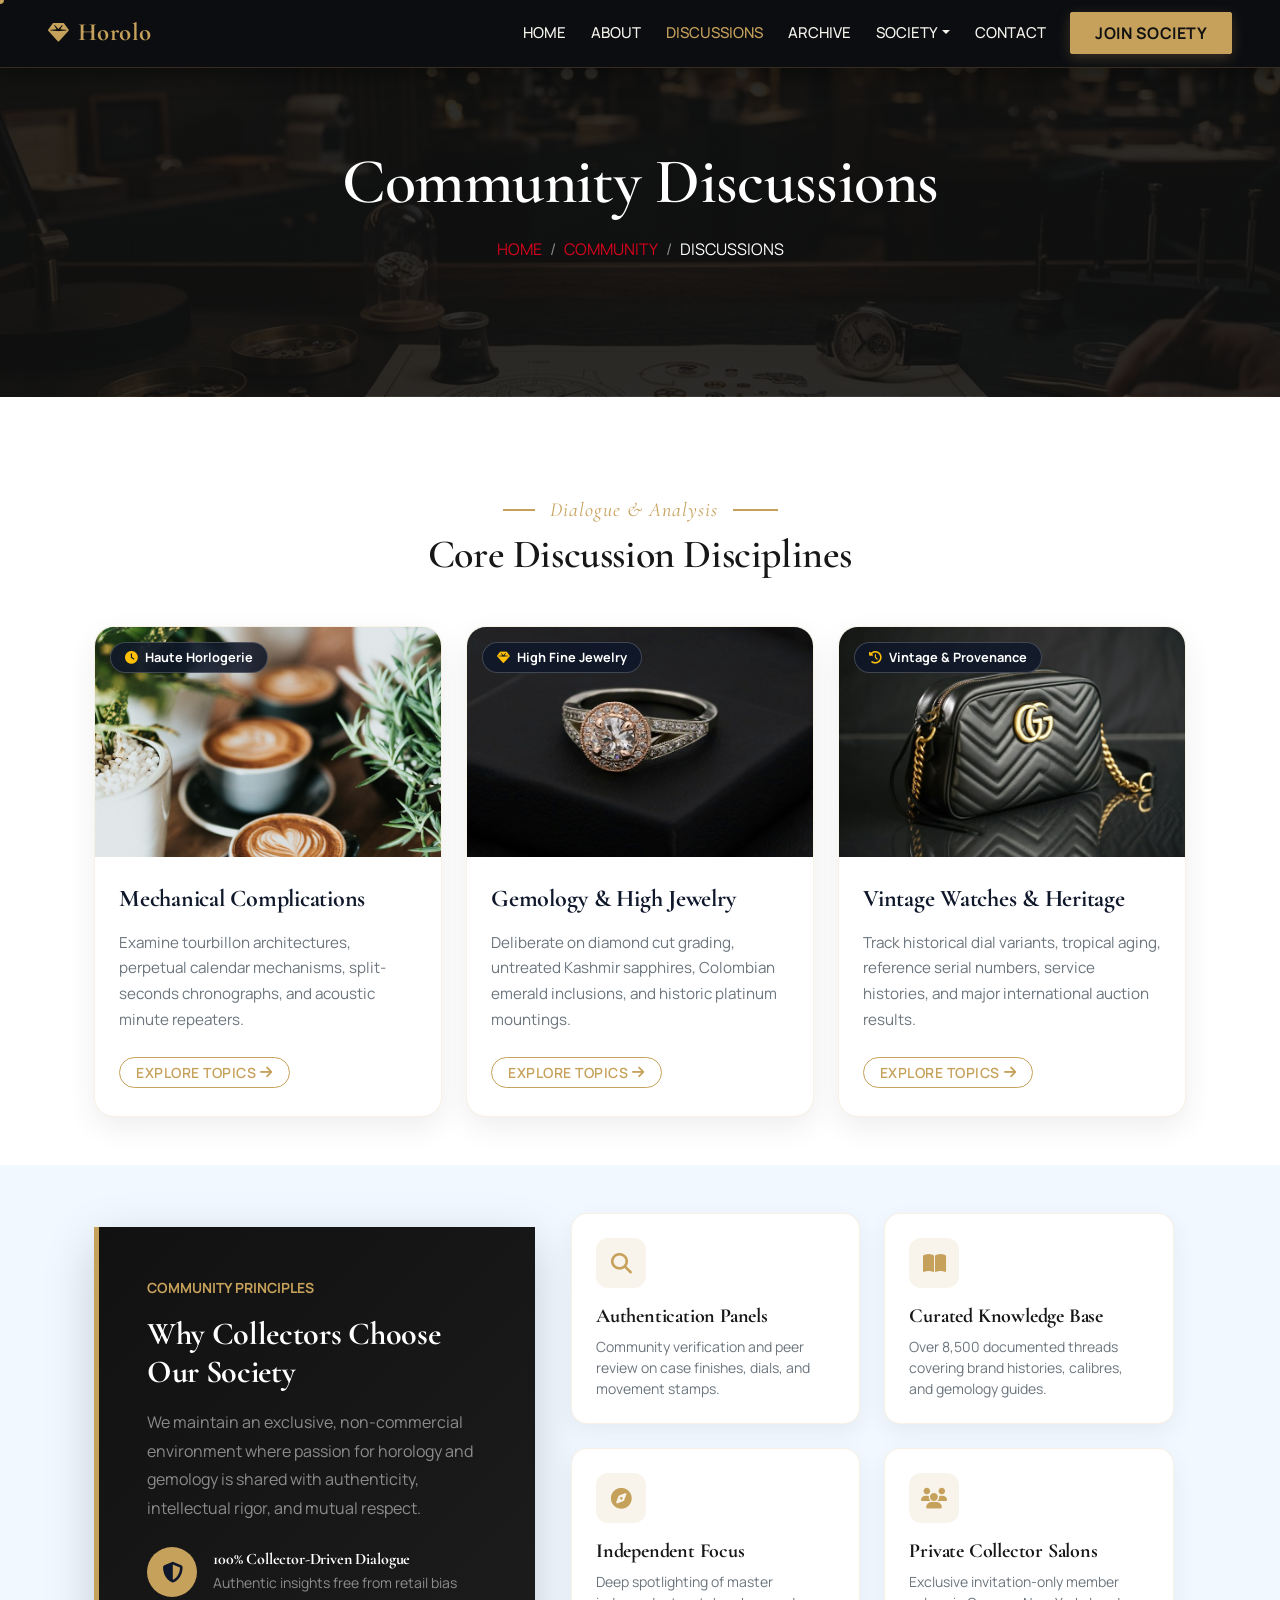
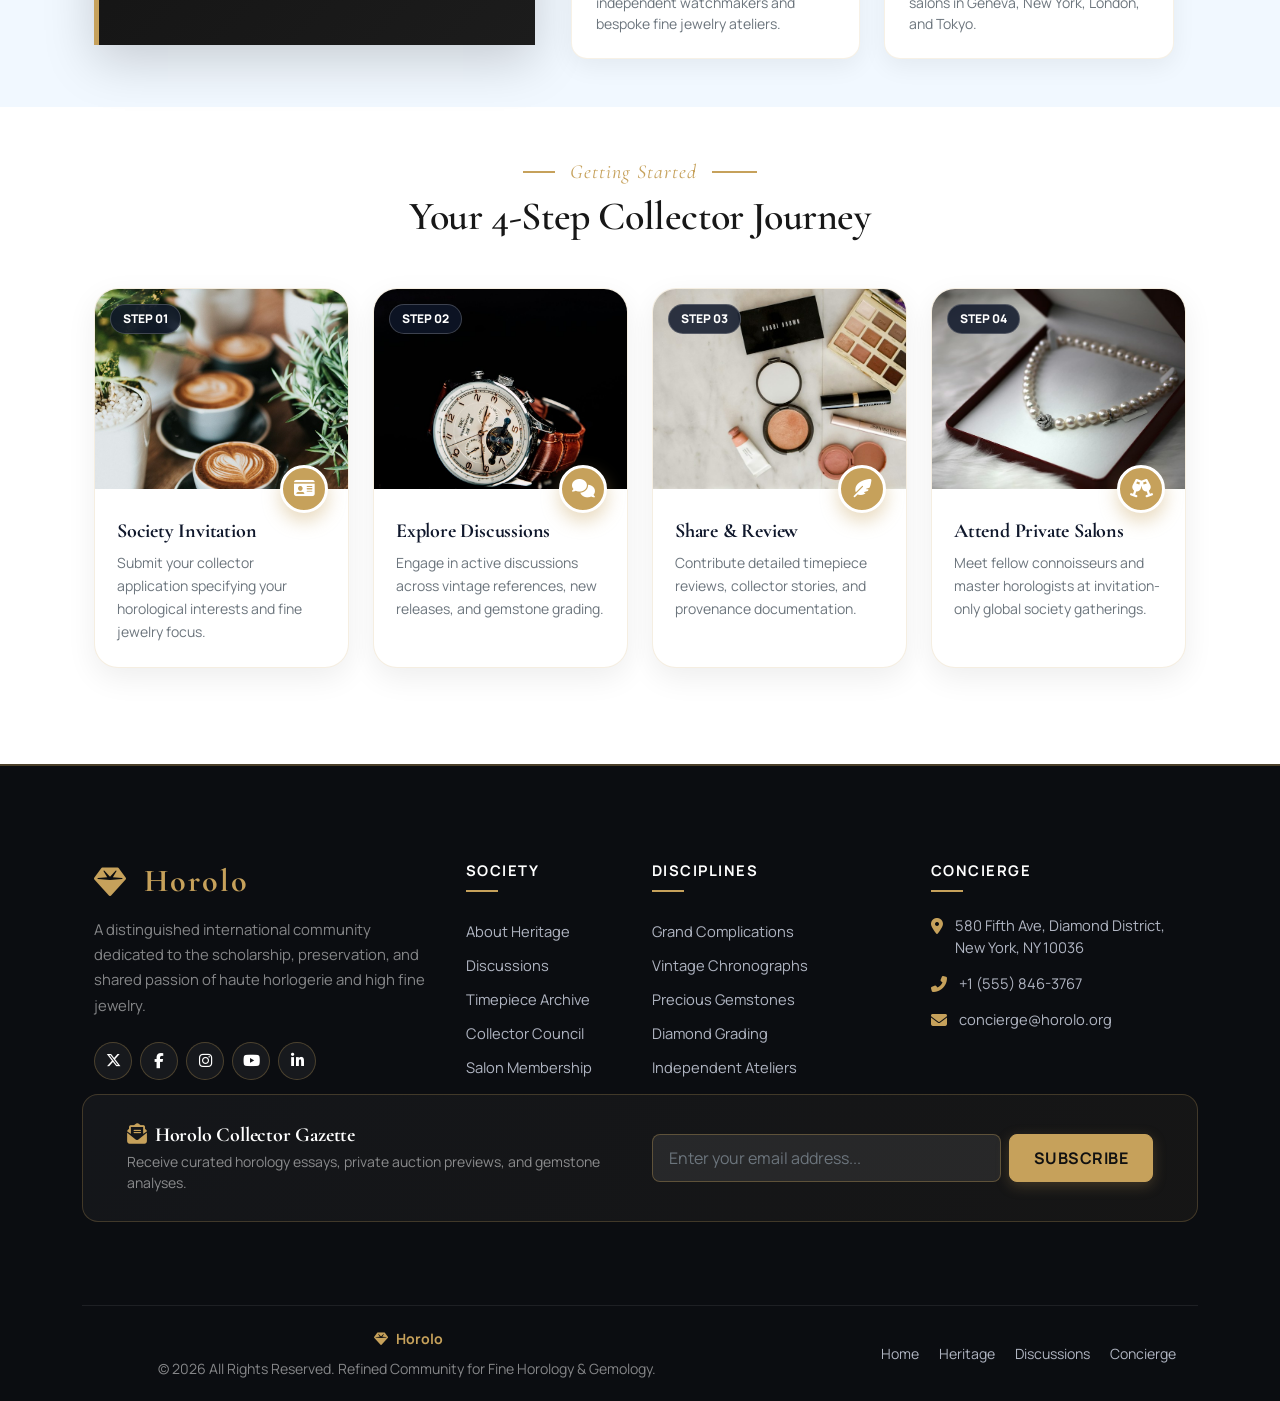
<file: service.html>
<!DOCTYPE html>
<html lang="en">

<head>
    <meta charset="utf-8">
    <title>Discussions & Community Topics | Horolo</title>
    <meta content="width=device-width, initial-scale=1.0" name="viewport">
    <meta content="watch discussions, jewelry discussions, watch reviews, diamond quality, vintage watch collecting, horology forum, Swiss watchmaking, Rolex vs Omega" name="keywords">
    <meta content="Engage in scholarly discussions and collector dialogues on haute horlogerie, precious gemstones, vintage timepieces, and independent watchmakers." name="description">

    <!-- Favicon -->
    <link rel="icon" type="image/svg+xml" href="img/favicon.svg">
    <link rel="icon" type="image/png" sizes="32x32" href="img/favicon-32x32.png">
    <link rel="icon" type="image/png" href="img/favicon.png">
    <link rel="shortcut icon" href="img/favicon.ico">
    <link rel="apple-touch-icon" sizes="180x180" href="img/apple-touch-icon.png">

    <!-- Google Web Fonts -->
    <link rel="preconnect" href="https://fonts.googleapis.com">
    <link rel="preconnect" href="https://fonts.gstatic.com" crossorigin>
    <link href="https://fonts.googleapis.com/css2?family=Cormorant+Garamond:ital,wght@0,400;0,500;0,600;0,700;1,400;1,600&family=Manrope:wght@300;400;500;600;700;800&display=swap" rel="stylesheet">

    <!-- Icon Font Stylesheet -->
    <link href="https://cdnjs.cloudflare.com/ajax/libs/font-awesome/6.5.1/css/all.min.css" rel="stylesheet">
    <link href="https://cdn.jsdelivr.net/npm/bootstrap-icons@1.4.1/font/bootstrap-icons.css" rel="stylesheet">

    <!-- Libraries Stylesheet -->
    <link href="lib/animate/animate.min.css" rel="stylesheet">
    <link href="lib/owlcarousel/assets/owl.carousel.min.css" rel="stylesheet">
    <link href="lib/tempusdominus/css/tempusdominus-bootstrap-4.min.css" rel="stylesheet" />

    <!-- Customized Bootstrap Stylesheet -->
    <link href="css/bootstrap.min.css" rel="stylesheet">

    <!-- Template Stylesheet -->
    <link href="css/style.css" rel="stylesheet">

    <!-- Open Graph SEO -->
    <meta property="og:title" content="Discussions & Topics - Horolo">
    <meta property="og:description" content="Engage in scholarly discussions and collector dialogues on haute horlogerie, precious gemstones, vintage timepieces, and independent watchmakers.">
    <meta property="og:type" content="website">
</head>

<body>
    <div class="container-xxl bg-white p-0">
        <!-- Spinner Start -->
        <div id="spinner" class="show bg-white position-fixed translate-middle w-100 vh-100 top-50 start-50 d-flex align-items-center justify-content-center">
            <div class="spinner-border text-primary" style="width: 3rem; height: 3rem;" role="status">
                <span class="sr-only">Loading...</span>
            </div>
        </div>
        <!-- Spinner End -->


        <!-- Navbar & Hero Start -->
        <div class="container-xxl position-relative p-0">
            <nav class="navbar navbar-expand-lg navbar-dark bg-dark px-4 px-lg-5 py-3 py-lg-0">
                <a href="index.html" class="navbar-brand p-0">
                    <h1 class="text-primary m-0"><i class="fa fa-gem me-3"></i>Horolo</h1>
                </a>
                <button class="navbar-toggler" type="button" data-bs-toggle="collapse" data-bs-target="#navbarCollapse">
                    <span class="fa fa-bars"></span>
                </button>
                <div class="collapse navbar-collapse" id="navbarCollapse">
                    <div class="navbar-nav ms-auto py-0 pe-4">
                        <a href="index.html" class="nav-item nav-link">Home</a>
                        <a href="about.html" class="nav-item nav-link">About</a>
                        <a href="service.html" class="nav-item nav-link active">Discussions</a>
                        <a href="menu.html" class="nav-item nav-link">Archive</a>
                        <div class="nav-item dropdown">
                            <a href="#" class="nav-link dropdown-toggle" data-bs-toggle="dropdown">Society</a>
                            <div class="dropdown-menu m-0">
                                <a href="booking.html" class="dropdown-item">Membership Salon</a>
                                <a href="team.html" class="dropdown-item">Collector Council</a>
                                <a href="testimonial.html" class="dropdown-item">Collector Voices</a>
                            </div>
                        </div>
                        <a href="contact.html" class="nav-item nav-link">Contact</a>
                    </div>
                    <a href="booking.html" class="btn btn-primary py-2 px-4">Join Society</a>
                </div>
            </nav>

            <div class="container-xxl py-5 bg-dark hero-header mb-5">
                <div class="container text-center my-5 pt-5 pb-4">
                    <h1 class="display-3 text-white mb-3 animated slideInDown">Community Discussions</h1>
                    <nav aria-label="breadcrumb">
                        <ol class="breadcrumb justify-content-center text-uppercase">
                            <li class="breadcrumb-item"><a href="index.html">Home</a></li>
                            <li class="breadcrumb-item"><a href="#">Community</a></li>
                            <li class="breadcrumb-item text-white active" aria-current="page">Discussions</li>
                        </ol>
                    </nav>
                </div>
            </div>
        </div>
        <!-- Navbar & Hero End -->


        <!-- Section 1: Signature Discussion Categories Start -->
        <div class="container-xxl py-5">
            <div class="container">
                <div class="text-center wow fadeInUp" data-wow-delay="0.1s">
                    <h5 class="section-title ff-secondary text-center text-primary fw-normal">Dialogue & Analysis</h5>
                    <h1 class="mb-5">Core Discussion Disciplines</h1>
                </div>
                <div class="row g-4 justify-content-center">
                    <div class="col-lg-4 col-md-6 wow fadeInUp" data-wow-delay="0.1s">
                        <div class="sig-service-card d-flex flex-column h-100">
                            <div class="sig-service-img-wrapper">
                                <span class="sig-service-badge"><i class="fa fa-clock text-warning me-1"></i> Haute Horlogerie</span>
                                <img src="img/pillar-1.jpg" alt="Haute Horlogerie Complications">
                            </div>
                            <div class="sig-service-body d-flex flex-column flex-grow-1">
                                <h4 class="fw-bold mb-3 text-dark">Mechanical Complications</h4>
                                <p class="text-muted mb-3 flex-grow-1" style="line-height: 1.7; font-size: 0.95rem;">Examine tourbillon architectures, perpetual calendar mechanisms, split-seconds chronographs, and acoustic minute repeaters.</p>
                                <div class="mt-auto pt-2">
                                    <a href="menu.html" class="btn btn-sm btn-outline-primary rounded-pill px-3">Explore Topics <i class="fa fa-arrow-right ms-1"></i></a>
                                </div>
                            </div>
                        </div>
                    </div>
                    <div class="col-lg-4 col-md-6 wow fadeInUp" data-wow-delay="0.3s">
                        <div class="sig-service-card d-flex flex-column h-100">
                            <div class="sig-service-img-wrapper">
                                <span class="sig-service-badge"><i class="fa fa-gem text-warning me-1"></i> High Fine Jewelry</span>
                                <img src="img/about-2.jpg" alt="Fine Jewelry & Gemstone Discussions">
                            </div>
                            <div class="sig-service-body d-flex flex-column flex-grow-1">
                                <h4 class="fw-bold mb-3 text-dark">Gemology & High Jewelry</h4>
                                <p class="text-muted mb-3 flex-grow-1" style="line-height: 1.7; font-size: 0.95rem;">Deliberate on diamond cut grading, untreated Kashmir sapphires, Colombian emerald inclusions, and historic platinum mountings.</p>
                                <div class="mt-auto pt-2">
                                    <a href="menu.html" class="btn btn-sm btn-outline-primary rounded-pill px-3">Explore Topics <i class="fa fa-arrow-right ms-1"></i></a>
                                </div>
                            </div>
                        </div>
                    </div>
                    <div class="col-lg-4 col-md-6 wow fadeInUp" data-wow-delay="0.5s">
                        <div class="sig-service-card d-flex flex-column h-100">
                            <div class="sig-service-img-wrapper">
                                <span class="sig-service-badge"><i class="fa fa-history text-warning me-1"></i> Vintage & Provenance</span>
                                <img src="img/pillar-3.jpg" alt="Vintage Timepiece Archives">
                            </div>
                            <div class="sig-service-body d-flex flex-column flex-grow-1">
                                <h4 class="fw-bold mb-3 text-dark">Vintage Watches & Heritage</h4>
                                <p class="text-muted mb-3 flex-grow-1" style="line-height: 1.7; font-size: 0.95rem;">Track historical dial variants, tropical aging, reference serial numbers, service histories, and major international auction results.</p>
                                <div class="mt-auto pt-2">
                                    <a href="menu.html" class="btn btn-sm btn-outline-primary rounded-pill px-3">Explore Topics <i class="fa fa-arrow-right ms-1"></i></a>
                                </div>
                            </div>
                        </div>
                    </div>
                </div>
            </div>
        </div>
        <!-- Section 1 End -->

        <!-- Section 2: Member Amenities & Resources Start -->
        <div class="container-xxl py-5 bg-light">
            <div class="container">
                <div class="row g-5 align-items-center">
                    <div class="col-lg-5 wow zoomIn" data-wow-delay="0.1s">
                        <div class="p-5 rounded-4 shadow-lg text-white" style="background: linear-gradient(135deg, #111111 0%, #1c1c1c 100%); border-left: 5px solid var(--primary);">
                            <span class="text-primary fw-bold text-uppercase tracking-wider small">Community Principles</span>
                            <h2 class="text-white fw-bold my-3">Why Collectors Choose Our Society</h2>
                            <p class="text-white-50 mb-4" style="line-height: 1.8;">We maintain an exclusive, non-commercial environment where passion for horology and gemology is shared with authenticity, intellectual rigor, and mutual respect.</p>
                            <div class="d-flex align-items-center gap-3">
                                <div class="bg-primary text-dark rounded-circle d-flex align-items-center justify-content-center flex-shrink-0" style="width: 50px; height: 50px; font-size: 1.3rem;">
                                    <i class="fa fa-shield-alt"></i>
                                </div>
                                <div>
                                    <h6 class="text-white mb-0 fw-bold">100% Collector-Driven Dialogue</h6>
                                    <small class="text-white-50">Authentic insights free from retail bias</small>
                                </div>
                            </div>
                        </div>
                    </div>
                    <div class="col-lg-7">
                        <div class="row g-4">
                            <div class="col-sm-6 wow fadeInUp" data-wow-delay="0.2s">
                                <div class="amenity-card">
                                    <div class="amenity-icon">
                                        <i class="fa fa-search"></i>
                                    </div>
                                    <h5 class="fw-bold mb-2">Authentication Panels</h5>
                                    <p class="text-muted small mb-0">Community verification and peer review on case finishes, dials, and movement stamps.</p>
                                </div>
                            </div>
                            <div class="col-sm-6 wow fadeInUp" data-wow-delay="0.3s">
                                <div class="amenity-card">
                                    <div class="amenity-icon">
                                        <i class="fa fa-book-open"></i>
                                    </div>
                                    <h5 class="fw-bold mb-2">Curated Knowledge Base</h5>
                                    <p class="text-muted small mb-0">Over 8,500 documented threads covering brand histories, calibres, and gemology guides.</p>
                                </div>
                            </div>
                            <div class="col-sm-6 wow fadeInUp" data-wow-delay="0.4s">
                                <div class="amenity-card">
                                    <div class="amenity-icon">
                                        <i class="fa fa-compass"></i>
                                    </div>
                                    <h5 class="fw-bold mb-2">Independent Focus</h5>
                                    <p class="text-muted small mb-0">Deep spotlighting of master independent watchmakers and bespoke fine jewelry ateliers.</p>
                                </div>
                            </div>
                            <div class="col-sm-6 wow fadeInUp" data-wow-delay="0.5s">
                                <div class="amenity-card">
                                    <div class="amenity-icon">
                                        <i class="fa fa-users"></i>
                                    </div>
                                    <h5 class="fw-bold mb-2">Private Collector Salons</h5>
                                    <p class="text-muted small mb-0">Exclusive invitation-only member salons in Geneva, New York, London, and Tokyo.</p>
                                </div>
                            </div>
                        </div>
                    </div>
                </div>
            </div>
        </div>
        <!-- Section 2 End -->

        <!-- Section 3: The 4-Step Collector Journey Start -->
        <div class="container-xxl py-5">
            <div class="container">
                <div class="text-center wow fadeInUp" data-wow-delay="0.1s">
                    <h5 class="section-title ff-secondary text-center text-primary fw-normal">Getting Started</h5>
                    <h1 class="mb-5">Your 4-Step Collector Journey</h1>
                </div>
                <div class="row g-4">
                    <div class="col-lg-3 col-md-6 wow fadeInUp" data-wow-delay="0.1s">
                        <div class="step-journey-card text-start">
                            <div class="step-journey-img-wrapper">
                                <span class="step-journey-badge">STEP 01</span>
                                <img src="img/step-1.jpg" alt="Request Society Membership">
                            </div>
                            <div class="step-icon-wrapper-floating">
                                <i class="fa fa-id-card"></i>
                            </div>
                            <div class="step-journey-body">
                                <h5 class="fw-bold mb-2 text-dark">Society Invitation</h5>
                                <p class="text-muted small mb-0" style="line-height: 1.65;">Submit your collector application specifying your horological interests and fine jewelry focus.</p>
                            </div>
                        </div>
                    </div>
                    <div class="col-lg-3 col-md-6 wow fadeInUp" data-wow-delay="0.3s">
                        <div class="step-journey-card text-start">
                            <div class="step-journey-img-wrapper">
                                <span class="step-journey-badge">STEP 02</span>
                                <img src="img/step-2.jpg" alt="Explore Curated Discussions">
                            </div>
                            <div class="step-icon-wrapper-floating">
                                <i class="fa fa-comments"></i>
                            </div>
                            <div class="step-journey-body">
                                <h5 class="fw-bold mb-2 text-dark">Explore Discussions</h5>
                                <p class="text-muted small mb-0" style="line-height: 1.65;">Engage in active discussions across vintage references, new releases, and gemstone grading.</p>
                            </div>
                        </div>
                    </div>
                    <div class="col-lg-3 col-md-6 wow fadeInUp" data-wow-delay="0.5s">
                        <div class="step-journey-card text-start">
                            <div class="step-journey-img-wrapper">
                                <span class="step-journey-badge">STEP 03</span>
                                <img src="img/step-3.jpg" alt="Share Knowledge and Reviews">
                            </div>
                            <div class="step-icon-wrapper-floating">
                                <i class="fa fa-feather-alt"></i>
                            </div>
                            <div class="step-journey-body">
                                <h5 class="fw-bold mb-2 text-dark">Share & Review</h5>
                                <p class="text-muted small mb-0" style="line-height: 1.65;">Contribute detailed timepiece reviews, collector stories, and provenance documentation.</p>
                            </div>
                        </div>
                    </div>
                    <div class="col-lg-3 col-md-6 wow fadeInUp" data-wow-delay="0.7s">
                        <div class="step-journey-card text-start">
                            <div class="step-journey-img-wrapper">
                                <span class="step-journey-badge">STEP 04</span>
                                <img src="img/step-4.jpg" alt="Join Private Collector Salons">
                            </div>
                            <div class="step-icon-wrapper-floating">
                                <i class="fa fa-glass-cheers"></i>
                            </div>
                            <div class="step-journey-body">
                                <h5 class="fw-bold mb-2 text-dark">Attend Private Salons</h5>
                                <p class="text-muted small mb-0" style="line-height: 1.65;">Meet fellow connoisseurs and master horologists at invitation-only global society gatherings.</p>
                            </div>
                        </div>
                    </div>
                </div>
            </div>
        </div>
        <!-- Section 3 End -->
        

                        <!-- Footer Start -->
        <div class="container-fluid footer pt-5 mt-5 wow fadeIn" data-wow-delay="0.1s">
            <div class="container py-5">
                <!-- Top Brand & Columns Grid -->
                <div class="row g-5">
                    <!-- Col 1: Brand & About -->
                    <div class="col-lg-4 col-md-6">
                        <a href="index.html" class="d-inline-flex align-items-center text-decoration-none mb-3">
                            <h2 class="text-primary m-0 d-inline-flex align-items-center fw-bold" style="letter-spacing: 2px;">
                                <i class="fa fa-gem me-3 text-primary"></i>Horolo
                            </h2>
                        </a>
                        <p class="text-white-50 mb-4" style="font-size: 0.93rem; line-height: 1.7;">A distinguished international community dedicated to the scholarship, preservation, and shared passion of haute horlogerie and high fine jewelry.</p>
                        <div class="d-flex align-items-center">
                            <a class="footer-social-btn" href="https://twitter.com" target="_blank" title="Twitter / X"><i class="fab fa-x-twitter"></i></a>
                            <a class="footer-social-btn" href="https://facebook.com" target="_blank" title="Facebook"><i class="fab fa-facebook-f"></i></a>
                            <a class="footer-social-btn" href="https://instagram.com" target="_blank" title="Instagram"><i class="fab fa-instagram"></i></a>
                            <a class="footer-social-btn" href="https://youtube.com" target="_blank" title="YouTube"><i class="fab fa-youtube"></i></a>
                            <a class="footer-social-btn" href="https://linkedin.com" target="_blank" title="LinkedIn"><i class="fab fa-linkedin-in"></i></a>
                        </div>
                    </div>

                    <!-- Col 2: Quick Links -->
                    <div class="col-lg-2 col-md-6">
                        <h5 class="footer-heading">Society</h5>
                        <a class="footer-link-item" href="about.html">About Heritage</a>
                        <a class="footer-link-item" href="service.html">Discussions</a>
                        <a class="footer-link-item" href="menu.html">Timepiece Archive</a>
                        <a class="footer-link-item" href="team.html">Collector Council</a>
                        <a class="footer-link-item" href="booking.html">Salon Membership</a>
                    </div>

                    <!-- Col 3: Collecting Disciplines -->
                    <div class="col-lg-3 col-md-6">
                        <h5 class="footer-heading">Disciplines</h5>
                        <a class="footer-link-item" href="service.html">Grand Complications</a>
                        <a class="footer-link-item" href="service.html">Vintage Chronographs</a>
                        <a class="footer-link-item" href="service.html">Precious Gemstones</a>
                        <a class="footer-link-item" href="service.html">Diamond Grading</a>
                        <a class="footer-link-item" href="service.html">Independent Ateliers</a>
                    </div>

                    <!-- Col 4: Concierge & Salons -->
                    <div class="col-lg-3 col-md-6">
                        <h5 class="footer-heading">Concierge</h5>
                        <div class="footer-contact-item">
                            <i class="fa fa-map-marker-alt"></i>
                            <span>580 Fifth Ave, Diamond District, New York, NY 10036</span>
                        </div>
                        <div class="footer-contact-item">
                            <i class="fa fa-phone-alt"></i>
                            <span>+1 (555) 846-3767</span>
                        </div>
                        <div class="footer-contact-item">
                            <i class="fa fa-envelope"></i>
                            <span>concierge@horolo.org</span>
                        </div>
                    </div>
                </div>

                <!-- Newsletter Card Strip -->
                <div class="footer-newsletter-box">
                    <div class="row align-items-center">
                        <div class="col-lg-6 mb-3 mb-lg-0">
                            <h5 class="text-white mb-1 fw-bold"><i class="fa fa-envelope-open-text text-primary me-2"></i>Horolo Collector Gazette</h5>
                            <p class="text-white-50 small mb-0">Receive curated horology essays, private auction previews, and gemstone analyses.</p>
                        </div>
                        <div class="col-lg-6">
                            <form class="d-flex flex-sm-row flex-column gap-2">
                                <input type="email" class="form-control" placeholder="Enter your email address..." style="background: rgba(255,255,255,0.08); border: 1px solid rgba(198,161,91,0.35); color: #fff; border-radius: 8px; height: 48px; padding-left: 16px;">
                                <button type="button" class="btn btn-primary px-4 fw-bold" style="white-space: nowrap; height: 48px; border-radius: 8px;">Subscribe</button>
                            </form>
                        </div>
                    </div>
                </div>
            </div>

            <!-- Bottom Copyright Bar -->
            <div class="container">
                <div class="footer-bottom-bar">
                    <div class="row align-items-center">
                        <div class="col-md-7 text-center text-md-start mb-3 mb-md-0 d-flex align-items-center justify-content-center justify-content-md-start flex-wrap gap-2">
                            <a href="index.html" class="text-primary fw-bold text-decoration-none d-inline-flex align-items-center me-2">
                                <i class="fa fa-gem me-2 text-primary"></i>Horolo
                            </a>
                            <span class="text-white-50">&copy; 2026 All Rights Reserved. Refined Community for Fine Horology &amp; Gemology.</span>
                        </div>
                        <div class="col-md-5 text-center text-md-end">
                            <div class="d-inline-flex flex-wrap justify-content-center justify-content-md-end">
                                <a href="index.html">Home</a>
                                <a href="about.html">Heritage</a>
                                <a href="service.html">Discussions</a>
                                <a href="contact.html">Concierge</a>
                            </div>
                        </div>
                    </div>
                </div>
            </div>
        </div>
        <!-- Footer End -->


        <!-- Back to Top -->
        <a href="#" class="btn btn-lg btn-primary btn-lg-square back-to-top"><i class="bi bi-arrow-up"></i></a>
    </div>

    <!-- JavaScript Libraries -->
    <script src="https://code.jquery.com/jquery-3.4.1.min.js"></script>
    <script src="https://cdn.jsdelivr.net/npm/bootstrap@5.0.0/dist/js/bootstrap.bundle.min.js"></script>
    <script src="lib/wow/wow.min.js"></script>
    <script src="lib/easing/easing.min.js"></script>
    <script src="lib/waypoints/waypoints.min.js"></script>
    <script src="lib/counterup/counterup.min.js"></script>
    <script src="lib/owlcarousel/owl.carousel.min.js"></script>
    <script src="lib/tempusdominus/js/moment.min.js"></script>
    <script src="lib/tempusdominus/js/moment-timezone.min.js"></script>
    <script src="lib/tempusdominus/js/tempusdominus-bootstrap-4.min.js"></script>

    <!-- Template Javascript -->
    <script src="js/main.js"></script>
</body>

</html>
</file>
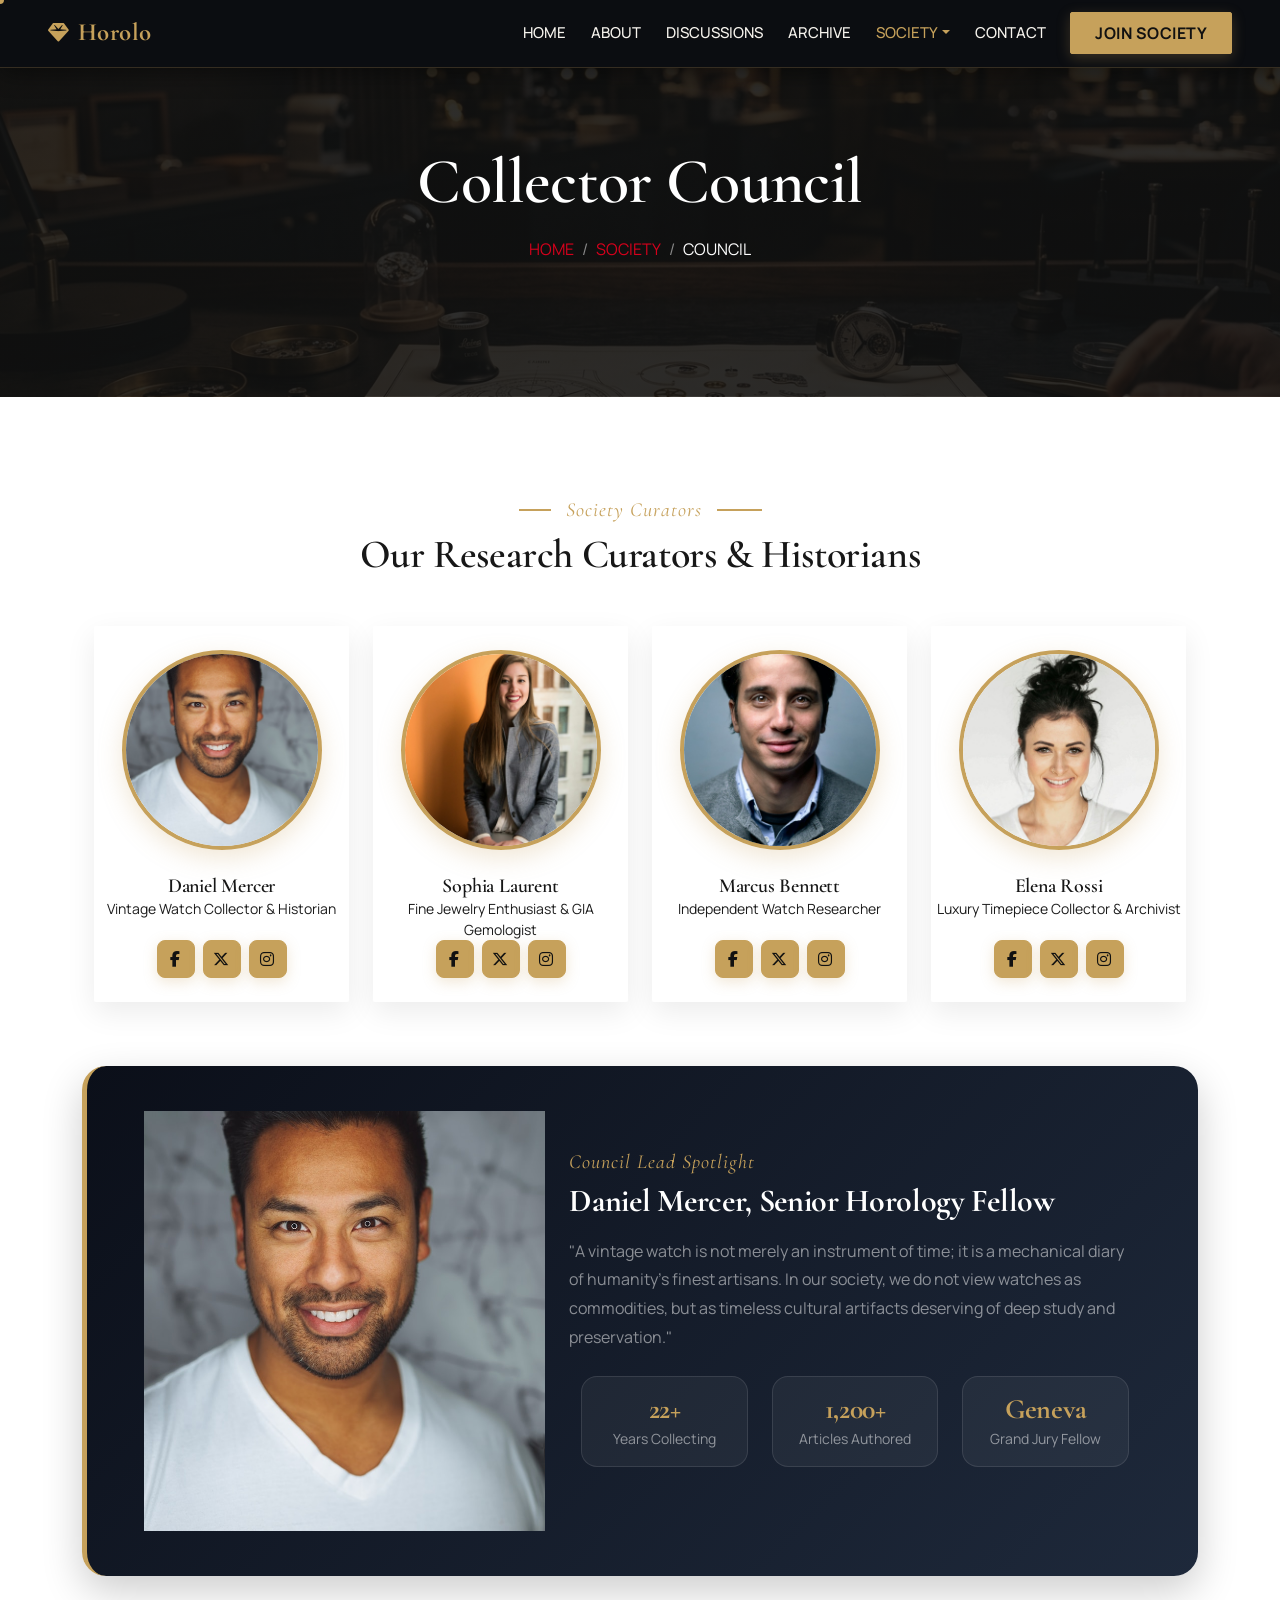
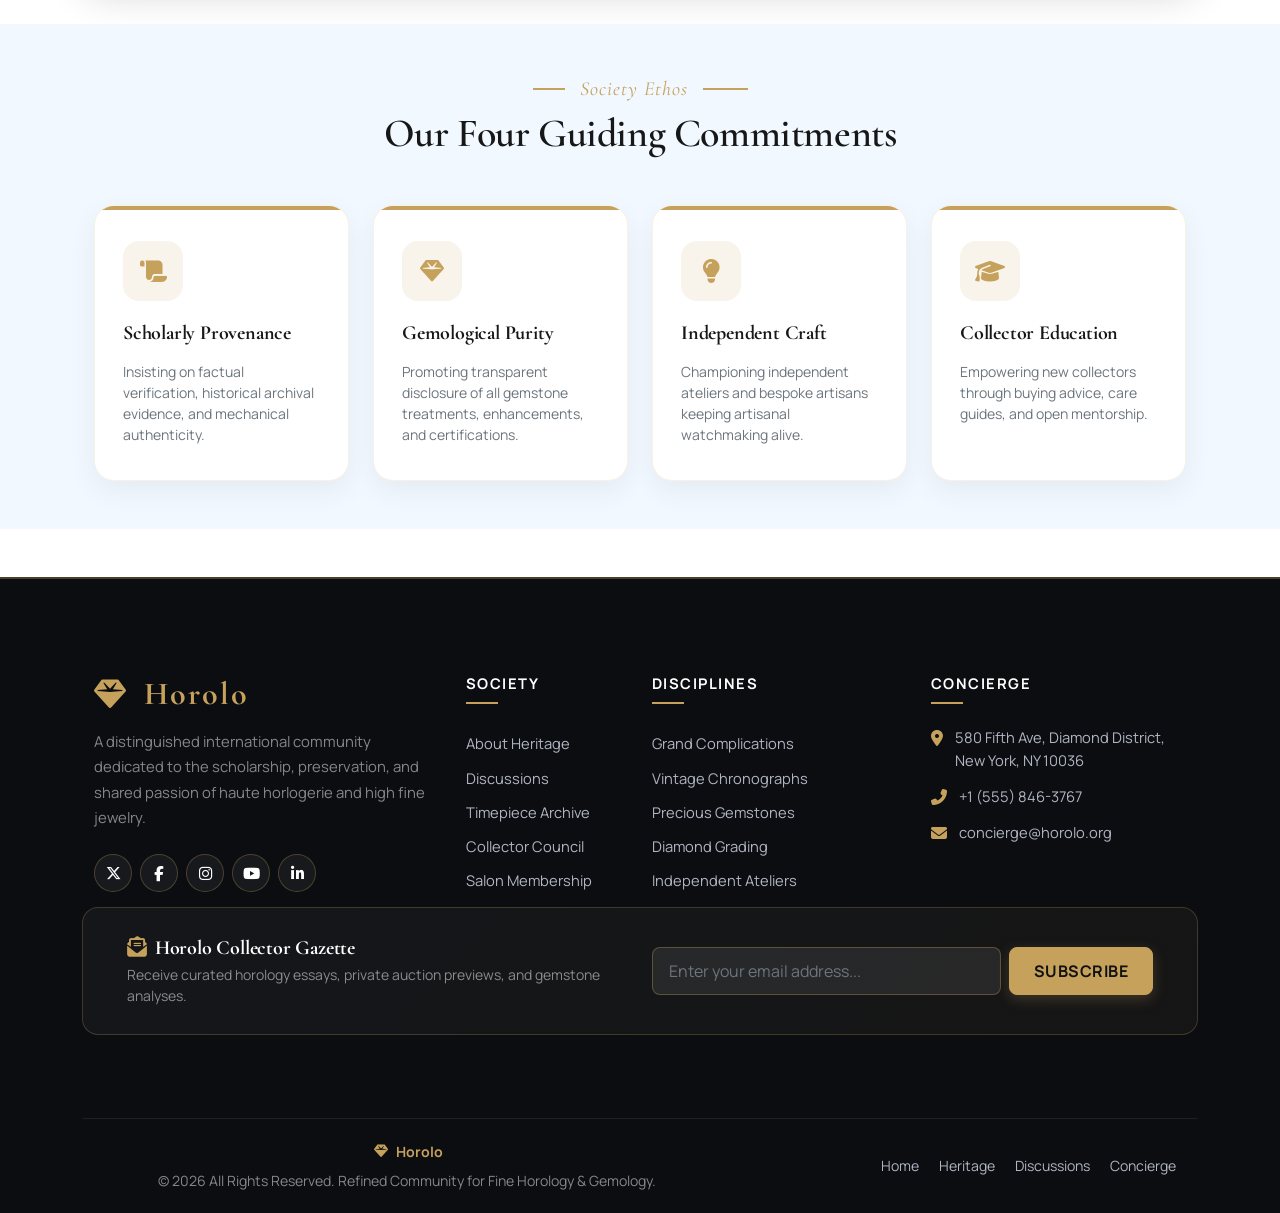
<file: team.html>
<!DOCTYPE html>
<html lang="en">

<head>
    <meta charset="utf-8">
    <title>Collector Council & Curators | Horolo</title>
    <meta content="width=device-width, initial-scale=1.0" name="viewport">
    <meta content="Daniel Mercer, Sophia Laurent, Marcus Bennett, Elena Rossi, watch curators, horology historians, GIA gemologists, independent watch researchers" name="keywords">
    <meta content="Meet the esteemed historians, master gemologists, and veteran collectors guiding the scholarly discussions at Horolo." name="description">

    <!-- Favicon -->
    <link rel="icon" type="image/svg+xml" href="img/favicon.svg">
    <link rel="icon" type="image/png" sizes="32x32" href="img/favicon-32x32.png">
    <link rel="icon" type="image/png" href="img/favicon.png">
    <link rel="shortcut icon" href="img/favicon.ico">
    <link rel="apple-touch-icon" sizes="180x180" href="img/apple-touch-icon.png">

    <!-- Google Web Fonts -->
    <link rel="preconnect" href="https://fonts.googleapis.com">
    <link rel="preconnect" href="https://fonts.gstatic.com" crossorigin>
    <link href="https://fonts.googleapis.com/css2?family=Cormorant+Garamond:ital,wght@0,400;0,500;0,600;0,700;1,400;1,600&family=Manrope:wght@300;400;500;600;700;800&display=swap" rel="stylesheet">

    <!-- Icon Font Stylesheet -->
    <link href="https://cdnjs.cloudflare.com/ajax/libs/font-awesome/6.5.1/css/all.min.css" rel="stylesheet">
    <link href="https://cdn.jsdelivr.net/npm/bootstrap-icons@1.4.1/font/bootstrap-icons.css" rel="stylesheet">

    <!-- Libraries Stylesheet -->
    <link href="lib/animate/animate.min.css" rel="stylesheet">
    <link href="lib/owlcarousel/assets/owl.carousel.min.css" rel="stylesheet">
    <link href="lib/tempusdominus/css/tempusdominus-bootstrap-4.min.css" rel="stylesheet" />

    <!-- Customized Bootstrap Stylesheet -->
    <link href="css/bootstrap.min.css" rel="stylesheet">

    <!-- Template Stylesheet -->
    <link href="css/style.css" rel="stylesheet">

    <!-- Open Graph SEO -->
    <meta property="og:title" content="Collector Council - Horolo">
    <meta property="og:description" content="Meet the esteemed historians, master gemologists, and veteran collectors guiding the scholarly discussions at Horolo.">
    <meta property="og:type" content="website">
</head>

<body>
    <div class="container-xxl bg-white p-0">
        <!-- Spinner Start -->
        <div id="spinner" class="show bg-white position-fixed translate-middle w-100 vh-100 top-50 start-50 d-flex align-items-center justify-content-center">
            <div class="spinner-border text-primary" style="width: 3rem; height: 3rem;" role="status">
                <span class="sr-only">Loading...</span>
            </div>
        </div>
        <!-- Spinner End -->


        <!-- Navbar & Hero Start -->
        <div class="container-xxl position-relative p-0">
            <nav class="navbar navbar-expand-lg navbar-dark bg-dark px-4 px-lg-5 py-3 py-lg-0">
                <a href="index.html" class="navbar-brand p-0">
                    <h1 class="text-primary m-0"><i class="fa fa-gem me-3"></i>Horolo</h1>
                </a>
                <button class="navbar-toggler" type="button" data-bs-toggle="collapse" data-bs-target="#navbarCollapse">
                    <span class="fa fa-bars"></span>
                </button>
                <div class="collapse navbar-collapse" id="navbarCollapse">
                    <div class="navbar-nav ms-auto py-0 pe-4">
                        <a href="index.html" class="nav-item nav-link">Home</a>
                        <a href="about.html" class="nav-item nav-link">About</a>
                        <a href="service.html" class="nav-item nav-link">Discussions</a>
                        <a href="menu.html" class="nav-item nav-link">Archive</a>
                        <div class="nav-item dropdown">
                            <a href="#" class="nav-link dropdown-toggle active" data-bs-toggle="dropdown">Society</a>
                            <div class="dropdown-menu m-0">
                                <a href="booking.html" class="dropdown-item">Membership Salon</a>
                                <a href="team.html" class="dropdown-item active">Collector Council</a>
                                <a href="testimonial.html" class="dropdown-item">Collector Voices</a>
                            </div>
                        </div>
                        <a href="contact.html" class="nav-item nav-link">Contact</a>
                    </div>
                    <a href="booking.html" class="btn btn-primary py-2 px-4">Join Society</a>
                </div>
            </nav>

            <div class="container-xxl py-5 bg-dark hero-header mb-5">
                <div class="container text-center my-5 pt-5 pb-4">
                    <h1 class="display-3 text-white mb-3 animated slideInDown">Collector Council</h1>
                    <nav aria-label="breadcrumb">
                        <ol class="breadcrumb justify-content-center text-uppercase">
                            <li class="breadcrumb-item"><a href="index.html">Home</a></li>
                            <li class="breadcrumb-item"><a href="#">Society</a></li>
                            <li class="breadcrumb-item text-white active" aria-current="page">Council</li>
                        </ol>
                    </nav>
                </div>
            </div>
        </div>
        <!-- Navbar & Hero End -->


        <!-- Team Start (Collector Council) -->
        <div class="container-xxl pt-5 pb-3">
            <div class="container">
                <div class="text-center wow fadeInUp" data-wow-delay="0.1s">
                    <h5 class="section-title ff-secondary text-center text-primary fw-normal">Society Curators</h5>
                    <h1 class="mb-5">Our Research Curators & Historians</h1>
                </div>
                <div class="row g-4">
                    <div class="col-lg-3 col-md-6 wow fadeInUp" data-wow-delay="0.1s">
                        <div class="team-item text-center rounded overflow-hidden">
                            <div class="rounded-circle overflow-hidden mx-auto my-3">
                                <img class="img-fluid" src="img/team-1.jpg" alt="Daniel Mercer - Vintage Watch Collector">
                            </div>
                            <h5 class="mb-0">Daniel Mercer</h5>
                            <small>Vintage Watch Collector & Historian</small>
                            <div class="d-flex justify-content-center mt-3">
                                <a class="btn btn-square btn-primary mx-1" href=""><i class="fab fa-facebook-f"></i></a>
                                <a class="btn btn-square btn-primary mx-1" href=""><i class="fab fa-x-twitter"></i></a>
                                <a class="btn btn-square btn-primary mx-1" href=""><i class="fab fa-instagram"></i></a>
                            </div>
                        </div>
                    </div>
                    <div class="col-lg-3 col-md-6 wow fadeInUp" data-wow-delay="0.3s">
                        <div class="team-item text-center rounded overflow-hidden">
                            <div class="rounded-circle overflow-hidden mx-auto my-3">
                                <img class="img-fluid" src="img/team-2.jpg" alt="Sophia Laurent - Fine Jewelry Enthusiast">
                            </div>
                            <h5 class="mb-0">Sophia Laurent</h5>
                            <small>Fine Jewelry Enthusiast & GIA Gemologist</small>
                            <div class="d-flex justify-content-center mt-3">
                                <a class="btn btn-square btn-primary mx-1" href=""><i class="fab fa-facebook-f"></i></a>
                                <a class="btn btn-square btn-primary mx-1" href=""><i class="fab fa-x-twitter"></i></a>
                                <a class="btn btn-square btn-primary mx-1" href=""><i class="fab fa-instagram"></i></a>
                            </div>
                        </div>
                    </div>
                    <div class="col-lg-3 col-md-6 wow fadeInUp" data-wow-delay="0.5s">
                        <div class="team-item text-center rounded overflow-hidden">
                            <div class="rounded-circle overflow-hidden mx-auto my-3">
                                <img class="img-fluid" src="img/team-3.jpg" alt="Marcus Bennett - Independent Watch Researcher">
                            </div>
                            <h5 class="mb-0">Marcus Bennett</h5>
                            <small>Independent Watch Researcher</small>
                            <div class="d-flex justify-content-center mt-3">
                                <a class="btn btn-square btn-primary mx-1" href=""><i class="fab fa-facebook-f"></i></a>
                                <a class="btn btn-square btn-primary mx-1" href=""><i class="fab fa-x-twitter"></i></a>
                                <a class="btn btn-square btn-primary mx-1" href=""><i class="fab fa-instagram"></i></a>
                            </div>
                        </div>
                    </div>
                    <div class="col-lg-3 col-md-6 wow fadeInUp" data-wow-delay="0.7s">
                        <div class="team-item text-center rounded overflow-hidden">
                            <div class="rounded-circle overflow-hidden mx-auto my-3">
                                <img class="img-fluid" src="img/team-4.jpg" alt="Elena Rossi - Luxury Timepiece Collector">
                            </div>
                            <h5 class="mb-0">Elena Rossi</h5>
                            <small>Luxury Timepiece Collector & Archivist</small>
                            <div class="d-flex justify-content-center mt-3">
                                <a class="btn btn-square btn-primary mx-1" href=""><i class="fab fa-facebook-f"></i></a>
                                <a class="btn btn-square btn-primary mx-1" href=""><i class="fab fa-x-twitter"></i></a>
                                <a class="btn btn-square btn-primary mx-1" href=""><i class="fab fa-instagram"></i></a>
                            </div>
                        </div>
                    </div>
                </div>
            </div>
        </div>
        <!-- Team End -->


        <!-- Unique Section 1: Curator Spotlight Box Start -->
        <div class="container-xxl py-5">
            <div class="container">
                <div class="chef-spotlight-box wow zoomIn" data-wow-delay="0.1s">
                    <div class="row g-5 align-items-center">
                        <div class="col-lg-5">
                            <div class="position-relative overflow-hidden rounded-4">
                                <img src="img/team-1.jpg" class="img-fluid w-100 rounded-4 spotlight-chef-img" alt="Daniel Mercer Curator Spotlight" style="max-height: 420px; object-fit: cover;">
                            </div>
                        </div>
                        <div class="col-lg-7 text-white">
                            <h5 class="text-primary ff-secondary fw-normal">Council Lead Spotlight</h5>
                            <h2 class="text-white fw-bold mb-3 spotlight-chef-title">Daniel Mercer, Senior Horology Fellow</h2>
                            <p class="text-white-50 mb-4 spotlight-chef-quote" style="line-height: 1.8;">"A vintage watch is not merely an instrument of time; it is a mechanical diary of humanity's finest artisans. In our society, we do not view watches as commodities, but as timeless cultural artifacts deserving of deep study and preservation."</p>
                            <div class="row g-3 mb-4">
                                <div class="col-4">
                                    <div class="spotlight-stat-box">
                                        <h3 class="text-primary fw-bold mb-0">22+</h3>
                                        <small class="text-white-50">Years Collecting</small>
                                    </div>
                                </div>
                                <div class="col-4">
                                    <div class="spotlight-stat-box">
                                        <h3 class="text-primary fw-bold mb-0">1,200+</h3>
                                        <small class="text-white-50">Articles Authored</small>
                                    </div>
                                </div>
                                <div class="col-4">
                                    <div class="spotlight-stat-box">
                                        <h3 class="text-primary fw-bold mb-0">Geneva</h3>
                                        <small class="text-white-50">Grand Jury Fellow</small>
                                    </div>
                                </div>
                            </div>
                        </div>
                    </div>
                </div>
            </div>
        </div>
        <!-- Curator Spotlight Box End -->


        <!-- Unique Section 2: Society Principles Start -->
        <div class="container-xxl py-5 bg-light">
            <div class="container">
                <div class="text-center wow fadeInUp" data-wow-delay="0.1s">
                    <h5 class="section-title ff-secondary text-center text-primary fw-normal">Society Ethos</h5>
                    <h1 class="mb-5">Our Four Guiding Commitments</h1>
                </div>
                <div class="row g-4">
                    <div class="col-lg-3 col-md-6 wow fadeInUp" data-wow-delay="0.1s">
                        <div class="kitchen-value-card">
                            <div class="kitchen-value-icon">
                                <i class="fa fa-scroll"></i>
                            </div>
                            <h5 class="fw-bold mb-3">Scholarly Provenance</h5>
                            <p class="text-muted small mb-0">Insisting on factual verification, historical archival evidence, and mechanical authenticity.</p>
                        </div>
                    </div>
                    <div class="col-lg-3 col-md-6 wow fadeInUp" data-wow-delay="0.3s">
                        <div class="kitchen-value-card">
                            <div class="kitchen-value-icon">
                                <i class="fa fa-gem"></i>
                            </div>
                            <h5 class="fw-bold mb-3">Gemological Purity</h5>
                            <p class="text-muted small mb-0">Promoting transparent disclosure of all gemstone treatments, enhancements, and certifications.</p>
                        </div>
                    </div>
                    <div class="col-lg-3 col-md-6 wow fadeInUp" data-wow-delay="0.5s">
                        <div class="kitchen-value-card">
                            <div class="kitchen-value-icon">
                                <i class="fa fa-lightbulb"></i>
                            </div>
                            <h5 class="fw-bold mb-3">Independent Craft</h5>
                            <p class="text-muted small mb-0">Championing independent ateliers and bespoke artisans keeping artisanal watchmaking alive.</p>
                        </div>
                    </div>
                    <div class="col-lg-3 col-md-6 wow fadeInUp" data-wow-delay="0.7s">
                        <div class="kitchen-value-card">
                            <div class="kitchen-value-icon">
                                <i class="fa fa-graduation-cap"></i>
                            </div>
                            <h5 class="fw-bold mb-3">Collector Education</h5>
                            <p class="text-muted small mb-0">Empowering new collectors through buying advice, care guides, and open mentorship.</p>
                        </div>
                    </div>
                </div>
            </div>
        </div>
        <!-- Society Principles End -->
        

                        <!-- Footer Start -->
        <div class="container-fluid footer pt-5 mt-5 wow fadeIn" data-wow-delay="0.1s">
            <div class="container py-5">
                <!-- Top Brand & Columns Grid -->
                <div class="row g-5">
                    <!-- Col 1: Brand & About -->
                    <div class="col-lg-4 col-md-6">
                        <a href="index.html" class="d-inline-flex align-items-center text-decoration-none mb-3">
                            <h2 class="text-primary m-0 d-inline-flex align-items-center fw-bold" style="letter-spacing: 2px;">
                                <i class="fa fa-gem me-3 text-primary"></i>Horolo
                            </h2>
                        </a>
                        <p class="text-white-50 mb-4" style="font-size: 0.93rem; line-height: 1.7;">A distinguished international community dedicated to the scholarship, preservation, and shared passion of haute horlogerie and high fine jewelry.</p>
                        <div class="d-flex align-items-center">
                            <a class="footer-social-btn" href="https://twitter.com" target="_blank" title="Twitter / X"><i class="fab fa-x-twitter"></i></a>
                            <a class="footer-social-btn" href="https://facebook.com" target="_blank" title="Facebook"><i class="fab fa-facebook-f"></i></a>
                            <a class="footer-social-btn" href="https://instagram.com" target="_blank" title="Instagram"><i class="fab fa-instagram"></i></a>
                            <a class="footer-social-btn" href="https://youtube.com" target="_blank" title="YouTube"><i class="fab fa-youtube"></i></a>
                            <a class="footer-social-btn" href="https://linkedin.com" target="_blank" title="LinkedIn"><i class="fab fa-linkedin-in"></i></a>
                        </div>
                    </div>

                    <!-- Col 2: Quick Links -->
                    <div class="col-lg-2 col-md-6">
                        <h5 class="footer-heading">Society</h5>
                        <a class="footer-link-item" href="about.html">About Heritage</a>
                        <a class="footer-link-item" href="service.html">Discussions</a>
                        <a class="footer-link-item" href="menu.html">Timepiece Archive</a>
                        <a class="footer-link-item" href="team.html">Collector Council</a>
                        <a class="footer-link-item" href="booking.html">Salon Membership</a>
                    </div>

                    <!-- Col 3: Collecting Disciplines -->
                    <div class="col-lg-3 col-md-6">
                        <h5 class="footer-heading">Disciplines</h5>
                        <a class="footer-link-item" href="service.html">Grand Complications</a>
                        <a class="footer-link-item" href="service.html">Vintage Chronographs</a>
                        <a class="footer-link-item" href="service.html">Precious Gemstones</a>
                        <a class="footer-link-item" href="service.html">Diamond Grading</a>
                        <a class="footer-link-item" href="service.html">Independent Ateliers</a>
                    </div>

                    <!-- Col 4: Concierge & Salons -->
                    <div class="col-lg-3 col-md-6">
                        <h5 class="footer-heading">Concierge</h5>
                        <div class="footer-contact-item">
                            <i class="fa fa-map-marker-alt"></i>
                            <span>580 Fifth Ave, Diamond District, New York, NY 10036</span>
                        </div>
                        <div class="footer-contact-item">
                            <i class="fa fa-phone-alt"></i>
                            <span>+1 (555) 846-3767</span>
                        </div>
                        <div class="footer-contact-item">
                            <i class="fa fa-envelope"></i>
                            <span>concierge@horolo.org</span>
                        </div>
                    </div>
                </div>

                <!-- Newsletter Card Strip -->
                <div class="footer-newsletter-box">
                    <div class="row align-items-center">
                        <div class="col-lg-6 mb-3 mb-lg-0">
                            <h5 class="text-white mb-1 fw-bold"><i class="fa fa-envelope-open-text text-primary me-2"></i>Horolo Collector Gazette</h5>
                            <p class="text-white-50 small mb-0">Receive curated horology essays, private auction previews, and gemstone analyses.</p>
                        </div>
                        <div class="col-lg-6">
                            <form class="d-flex flex-sm-row flex-column gap-2">
                                <input type="email" class="form-control" placeholder="Enter your email address..." style="background: rgba(255,255,255,0.08); border: 1px solid rgba(198,161,91,0.35); color: #fff; border-radius: 8px; height: 48px; padding-left: 16px;">
                                <button type="button" class="btn btn-primary px-4 fw-bold" style="white-space: nowrap; height: 48px; border-radius: 8px;">Subscribe</button>
                            </form>
                        </div>
                    </div>
                </div>
            </div>

            <!-- Bottom Copyright Bar -->
            <div class="container">
                <div class="footer-bottom-bar">
                    <div class="row align-items-center">
                        <div class="col-md-7 text-center text-md-start mb-3 mb-md-0 d-flex align-items-center justify-content-center justify-content-md-start flex-wrap gap-2">
                            <a href="index.html" class="text-primary fw-bold text-decoration-none d-inline-flex align-items-center me-2">
                                <i class="fa fa-gem me-2 text-primary"></i>Horolo
                            </a>
                            <span class="text-white-50">&copy; 2026 All Rights Reserved. Refined Community for Fine Horology &amp; Gemology.</span>
                        </div>
                        <div class="col-md-5 text-center text-md-end">
                            <div class="d-inline-flex flex-wrap justify-content-center justify-content-md-end">
                                <a href="index.html">Home</a>
                                <a href="about.html">Heritage</a>
                                <a href="service.html">Discussions</a>
                                <a href="contact.html">Concierge</a>
                            </div>
                        </div>
                    </div>
                </div>
            </div>
        </div>
        <!-- Footer End -->


        <!-- Back to Top -->
        <a href="#" class="btn btn-lg btn-primary btn-lg-square back-to-top"><i class="bi bi-arrow-up"></i></a>
    </div>

    <!-- JavaScript Libraries -->
    <script src="https://code.jquery.com/jquery-3.4.1.min.js"></script>
    <script src="https://cdn.jsdelivr.net/npm/bootstrap@5.0.0/dist/js/bootstrap.bundle.min.js"></script>
    <script src="lib/wow/wow.min.js"></script>
    <script src="lib/easing/easing.min.js"></script>
    <script src="lib/waypoints/waypoints.min.js"></script>
    <script src="lib/counterup/counterup.min.js"></script>
    <script src="lib/owlcarousel/owl.carousel.min.js"></script>
    <script src="lib/tempusdominus/js/moment.min.js"></script>
    <script src="lib/tempusdominus/js/moment-timezone.min.js"></script>
    <script src="lib/tempusdominus/js/tempusdominus-bootstrap-4.min.js"></script>

    <!-- Template Javascript -->
    <script src="js/main.js"></script>
</body>

</html>
</file>
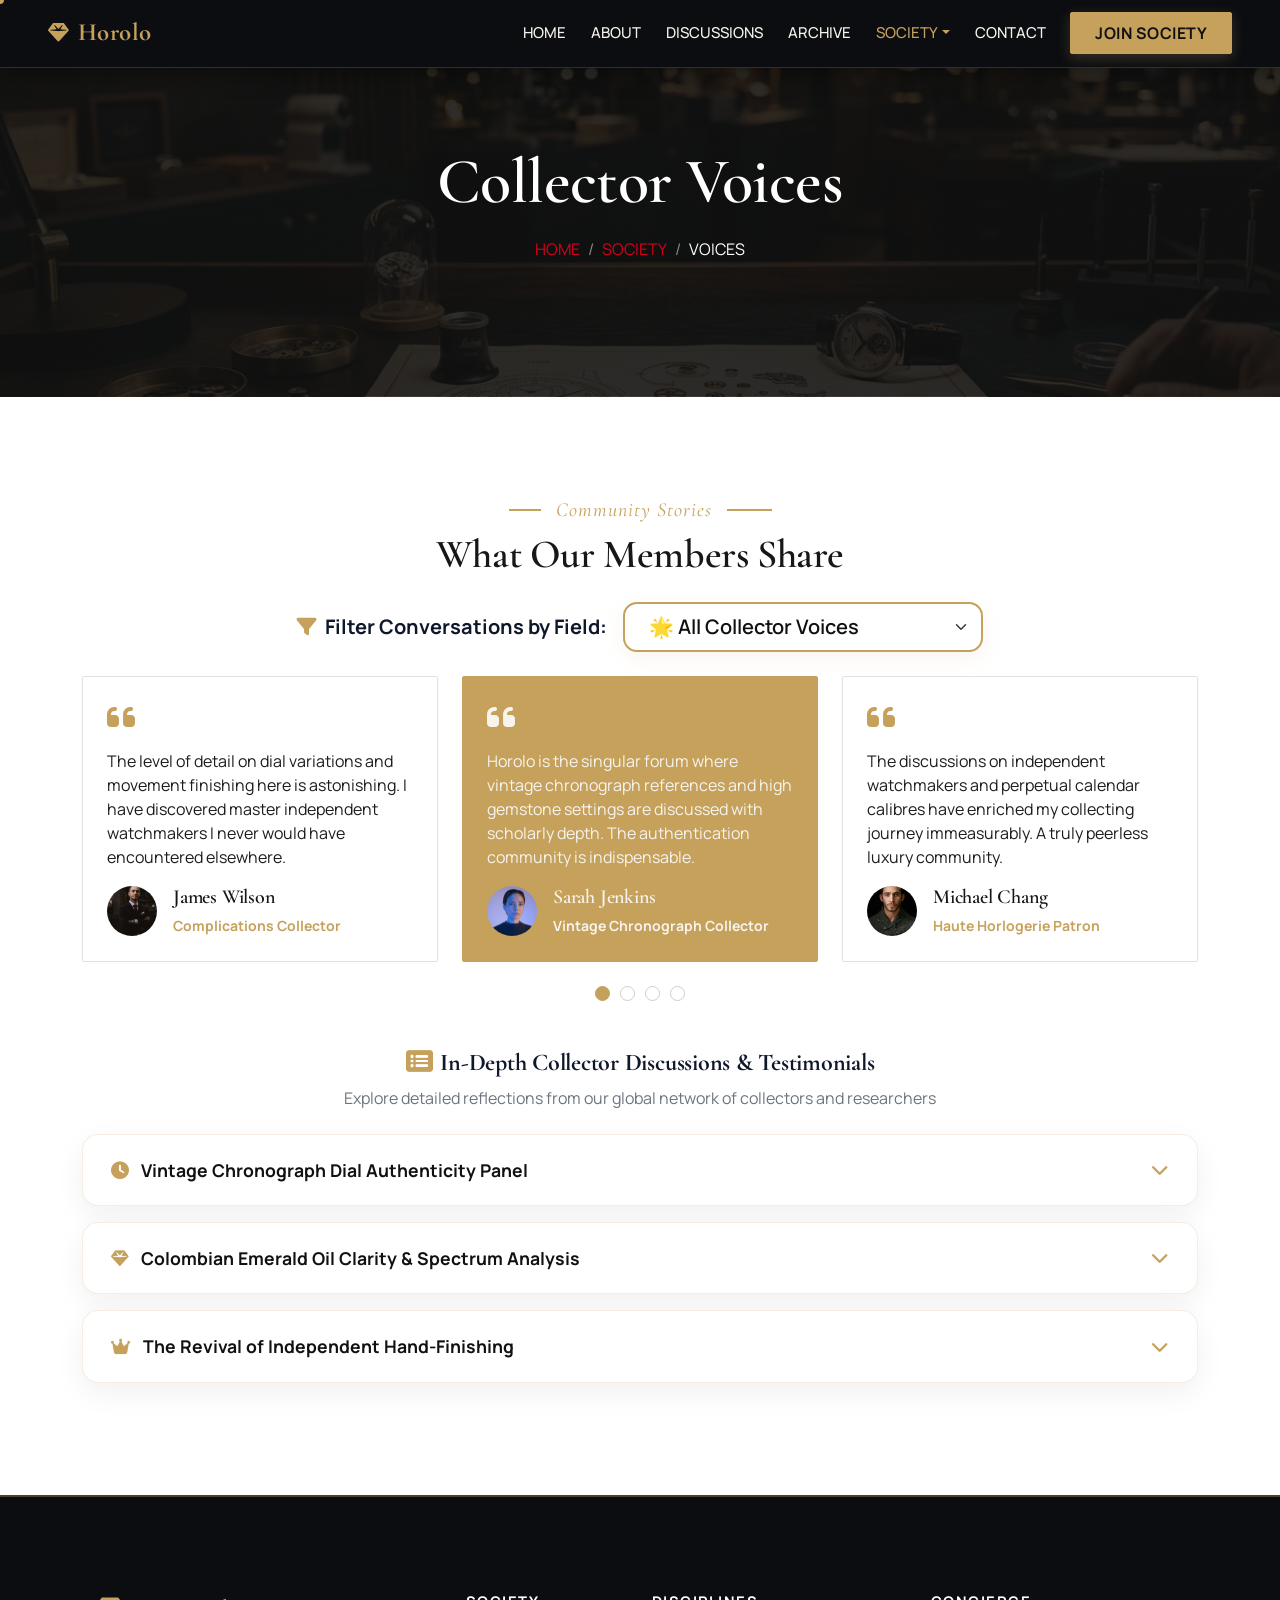
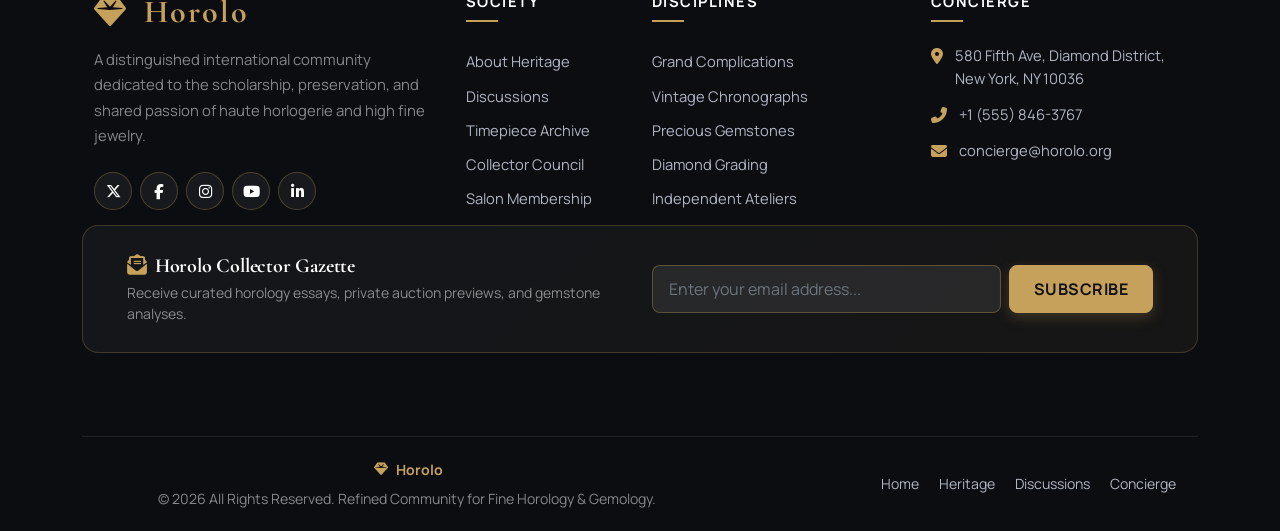
<file: testimonial.html>
<!DOCTYPE html>
<html lang="en">

<head>
    <meta charset="utf-8">
    <title>Collector Voices & Community Insights | Horolo</title>
    <meta content="width=device-width, initial-scale=1.0" name="viewport">
    <meta content="watch collector reviews, fine jewelry discussions, collector stories, horology testimonials, luxury watch forum feedback" name="keywords">
    <meta content="Read reflections and reviews from our global community of watch collectors, fine jewelry connoisseurs, and independent horology scholars." name="description">

    <!-- Favicon -->
    <link rel="icon" type="image/svg+xml" href="img/favicon.svg">
    <link rel="icon" type="image/png" sizes="32x32" href="img/favicon-32x32.png">
    <link rel="icon" type="image/png" href="img/favicon.png">
    <link rel="shortcut icon" href="img/favicon.ico">
    <link rel="apple-touch-icon" sizes="180x180" href="img/apple-touch-icon.png">

    <!-- Google Web Fonts -->
    <link rel="preconnect" href="https://fonts.googleapis.com">
    <link rel="preconnect" href="https://fonts.gstatic.com" crossorigin>
    <link href="https://fonts.googleapis.com/css2?family=Cormorant+Garamond:ital,wght@0,400;0,500;0,600;0,700;1,400;1,600&family=Manrope:wght@300;400;500;600;700;800&display=swap" rel="stylesheet">

    <!-- Icon Font Stylesheet -->
    <link href="https://cdnjs.cloudflare.com/ajax/libs/font-awesome/6.5.1/css/all.min.css" rel="stylesheet">
    <link href="https://cdn.jsdelivr.net/npm/bootstrap-icons@1.4.1/font/bootstrap-icons.css" rel="stylesheet">

    <!-- Libraries Stylesheet -->
    <link href="lib/animate/animate.min.css" rel="stylesheet">
    <link href="lib/owlcarousel/assets/owl.carousel.min.css" rel="stylesheet">
    <link href="lib/tempusdominus/css/tempusdominus-bootstrap-4.min.css" rel="stylesheet" />

    <!-- Customized Bootstrap Stylesheet -->
    <link href="css/bootstrap.min.css" rel="stylesheet">

    <!-- Template Stylesheet -->
    <link href="css/style.css" rel="stylesheet">

    <!-- Open Graph SEO -->
    <meta property="og:title" content="Collector Voices - Horolo">
    <meta property="og:description" content="Read reflections and reviews from our global community of watch collectors, fine jewelry connoisseurs, and independent horology scholars.">
    <meta property="og:type" content="website">
</head>

<body>
    <div class="container-xxl bg-white p-0">
        <!-- Spinner Start -->
        <div id="spinner" class="show bg-white position-fixed translate-middle w-100 vh-100 top-50 start-50 d-flex align-items-center justify-content-center">
            <div class="spinner-border text-primary" style="width: 3rem; height: 3rem;" role="status">
                <span class="sr-only">Loading...</span>
            </div>
        </div>
        <!-- Spinner End -->


        <!-- Navbar & Hero Start -->
        <div class="container-xxl position-relative p-0">
            <nav class="navbar navbar-expand-lg navbar-dark bg-dark px-4 px-lg-5 py-3 py-lg-0">
                <a href="index.html" class="navbar-brand p-0">
                    <h1 class="text-primary m-0"><i class="fa fa-gem me-3"></i>Horolo</h1>
                </a>
                <button class="navbar-toggler" type="button" data-bs-toggle="collapse" data-bs-target="#navbarCollapse">
                    <span class="fa fa-bars"></span>
                </button>
                <div class="collapse navbar-collapse" id="navbarCollapse">
                    <div class="navbar-nav ms-auto py-0 pe-4">
                        <a href="index.html" class="nav-item nav-link">Home</a>
                        <a href="about.html" class="nav-item nav-link">About</a>
                        <a href="service.html" class="nav-item nav-link">Discussions</a>
                        <a href="menu.html" class="nav-item nav-link">Archive</a>
                        <div class="nav-item dropdown">
                            <a href="#" class="nav-link dropdown-toggle active" data-bs-toggle="dropdown">Society</a>
                            <div class="dropdown-menu m-0">
                                <a href="booking.html" class="dropdown-item">Membership Salon</a>
                                <a href="team.html" class="dropdown-item">Collector Council</a>
                                <a href="testimonial.html" class="dropdown-item active">Collector Voices</a>
                            </div>
                        </div>
                        <a href="contact.html" class="nav-item nav-link">Contact</a>
                    </div>
                    <a href="booking.html" class="btn btn-primary py-2 px-4">Join Society</a>
                </div>
            </nav>

            <div class="container-xxl py-5 bg-dark hero-header mb-5">
                <div class="container text-center my-5 pt-5 pb-4">
                    <h1 class="display-3 text-white mb-3 animated slideInDown">Collector Voices</h1>
                    <nav aria-label="breadcrumb">
                        <ol class="breadcrumb justify-content-center text-uppercase">
                            <li class="breadcrumb-item"><a href="index.html">Home</a></li>
                            <li class="breadcrumb-item"><a href="#">Society</a></li>
                            <li class="breadcrumb-item text-white active" aria-current="page">Voices</li>
                        </ol>
                    </nav>
                </div>
            </div>
        </div>
        <!-- Navbar & Hero End -->


        <!-- Testimonial Start (Collector Voices) -->
        <div class="container-xxl py-5 wow fadeInUp" data-wow-delay="0.1s">
            <div class="container">
                <div class="text-center mb-4">
                    <h5 class="section-title ff-secondary text-center text-primary fw-normal">Community Stories</h5>
                    <h1 class="mb-4">What Our Members Share</h1>
                    
                    <!-- Dropdown Format Experience Selector -->
                    <div class="d-flex justify-content-center align-items-center gap-3 my-4 flex-wrap">
                        <label for="reviewDropdownFilter" class="fw-bold text-dark mb-0 fs-5">
                            <i class="fa fa-filter text-primary me-2"></i>Filter Conversations by Field:
                        </label>
                        <select id="reviewDropdownFilter" class="form-select form-select-lg testimonial-filter-select py-2 px-4" style="max-width: 360px;">
                            <option value="all">🌟 All Collector Voices</option>
                            <option value="critic">🕰️ Vintage Timepiece Scholars</option>
                            <option value="business">💎 High Fine Jewelry Connoisseurs</option>
                            <option value="event">⚙️ Independent Horology Patrons</option>
                        </select>
                    </div>
                </div>

                <!-- Testimonials Carousel -->
                <div class="owl-carousel testimonial-carousel mb-5">
                    <div class="testimonial-item bg-transparent border rounded p-4">
                        <i class="fa fa-quote-left fa-2x text-primary mb-3"></i>
                        <p>Horolo is the singular forum where vintage chronograph references and high gemstone settings are discussed with scholarly depth. The authentication community is indispensable.</p>
                        <div class="d-flex align-items-center">
                            <img class="img-fluid flex-shrink-0 rounded-circle" src="img/testimonial-1.jpg" alt="Sarah Jenkins" style="width: 50px; height: 50px; object-fit: cover;">
                            <div class="ps-3">
                                <h5 class="mb-1">Sarah Jenkins</h5>
                                <small class="text-primary fw-bold">Vintage Chronograph Collector</small>
                            </div>
                        </div>
                    </div>
                    <div class="testimonial-item bg-transparent border rounded p-4">
                        <i class="fa fa-quote-left fa-2x text-primary mb-3"></i>
                        <p>The discussions on independent watchmakers and perpetual calendar calibres have enriched my collecting journey immeasurably. A truly peerless luxury community.</p>
                        <div class="d-flex align-items-center">
                            <img class="img-fluid flex-shrink-0 rounded-circle" src="img/testimonial-2.jpg" alt="Michael Chang" style="width: 50px; height: 50px; object-fit: cover;">
                            <div class="ps-3">
                                <h5 class="mb-1">Michael Chang</h5>
                                <small class="text-primary fw-bold">Haute Horlogerie Patron</small>
                            </div>
                        </div>
                    </div>
                    <div class="testimonial-item bg-transparent border rounded p-4">
                        <i class="fa fa-quote-left fa-2x text-primary mb-3"></i>
                        <p>From diamond origin tracing to untreated sapphire appraisals, the fine jewelry discussions offer an unmatched level of expertise and authentic passion.</p>
                        <div class="d-flex align-items-center">
                            <img class="img-fluid flex-shrink-0 rounded-circle" src="img/testimonial-3.jpg" alt="Emily Roberts" style="width: 50px; height: 50px; object-fit: cover;">
                            <div class="ps-3">
                                <h5 class="mb-1">Emily Roberts</h5>
                                <small class="text-primary fw-bold">Gemology Enthusiast & Writer</small>
                            </div>
                        </div>
                    </div>
                    <div class="testimonial-item bg-transparent border rounded p-4">
                        <i class="fa fa-quote-left fa-2x text-primary mb-3"></i>
                        <p>The level of detail on dial variations and movement finishing here is astonishing. I have discovered master independent watchmakers I never would have encountered elsewhere.</p>
                        <div class="d-flex align-items-center">
                            <img class="img-fluid flex-shrink-0 rounded-circle" src="img/testimonial-4.jpg" alt="James Wilson" style="width: 50px; height: 50px; object-fit: cover;">
                            <div class="ps-3">
                                <h5 class="mb-1">James Wilson</h5>
                                <small class="text-primary fw-bold">Complications Collector</small>
                            </div>
                        </div>
                    </div>
                </div>

                <!-- Dropdown Format Accordion Section Start -->
                <div class="mt-5">
                    <div class="text-center mb-4">
                        <h4 class="fw-bold text-dark"><i class="fa fa-list-alt text-primary me-2"></i>In-Depth Collector Discussions & Testimonials</h4>
                        <p class="text-muted">Explore detailed reflections from our global network of collectors and researchers</p>
                    </div>

                    <div class="accordion" id="testimonialAccordionDropdown">
                        <!-- Dropdown Item 1 -->
                        <div class="testimonial-dropdown-card">
                            <button class="testimonial-accordion-btn collapsed" type="button" data-bs-toggle="collapse" data-bs-target="#dropdownReview1">
                                <span><i class="fa fa-clock text-primary me-2"></i> Vintage Chronograph Dial Authenticity Panel</span>
                                <i class="fa fa-chevron-down text-primary"></i>
                            </button>
                            <div id="dropdownReview1" class="collapse" data-bs-parent="#testimonialAccordionDropdown">
                                <div class="p-4 bg-light border-top">
                                    <p class="mb-2 text-dark">"When evaluating a 1968 reference with potential service dial replacement, the society's high-resolution archival comparison database provided immediate clarity on typography serif nuances."</p>
                                    <small class="text-muted fw-bold">— Daniel M., Senior Council Moderator</small>
                                </div>
                            </div>
                        </div>

                        <!-- Dropdown Item 2 -->
                        <div class="testimonial-dropdown-card">
                            <button class="testimonial-accordion-btn collapsed" type="button" data-bs-toggle="collapse" data-bs-target="#dropdownReview2">
                                <span><i class="fa fa-gem text-primary me-2"></i> Colombian Emerald Oil Clarity & Spectrum Analysis</span>
                                <i class="fa fa-chevron-down text-primary"></i>
                            </button>
                            <div id="dropdownReview2" class="collapse" data-bs-parent="#testimonialAccordionDropdown">
                                <div class="p-4 bg-light border-top">
                                    <p class="mb-2 text-dark">"The community's gemology discussion thread on distinguishing cedar wood oil from artificial resin treatments in emeralds represents gold-standard scholarship."</p>
                                    <small class="text-muted fw-bold">— Sophia L., Accredited Gemologist</small>
                                </div>
                            </div>
                        </div>

                        <!-- Dropdown Item 3 -->
                        <div class="testimonial-dropdown-card">
                            <button class="testimonial-accordion-btn collapsed" type="button" data-bs-toggle="collapse" data-bs-target="#dropdownReview3">
                                <span><i class="fa fa-crown text-primary me-2"></i> The Revival of Independent Hand-Finishing</span>
                                <i class="fa fa-chevron-down text-primary"></i>
                            </button>
                            <div id="dropdownReview3" class="collapse" data-bs-parent="#testimonialAccordionDropdown">
                                <div class="p-4 bg-light border-top">
                                    <p class="mb-2 text-dark">"Discussing inward angle chamfering and black polish techniques with active watchmakers gives members a true appreciation for why hand craftsmanship remains unmatched."</p>
                                    <small class="text-muted fw-bold">— Marcus B., Horology Researcher</small>
                                </div>
                            </div>
                        </div>
                    </div>
                </div>
            </div>
        </div>
        <!-- Testimonial End -->
        

                        <!-- Footer Start -->
        <div class="container-fluid footer pt-5 mt-5 wow fadeIn" data-wow-delay="0.1s">
            <div class="container py-5">
                <!-- Top Brand & Columns Grid -->
                <div class="row g-5">
                    <!-- Col 1: Brand & About -->
                    <div class="col-lg-4 col-md-6">
                        <a href="index.html" class="d-inline-flex align-items-center text-decoration-none mb-3">
                            <h2 class="text-primary m-0 d-inline-flex align-items-center fw-bold" style="letter-spacing: 2px;">
                                <i class="fa fa-gem me-3 text-primary"></i>Horolo
                            </h2>
                        </a>
                        <p class="text-white-50 mb-4" style="font-size: 0.93rem; line-height: 1.7;">A distinguished international community dedicated to the scholarship, preservation, and shared passion of haute horlogerie and high fine jewelry.</p>
                        <div class="d-flex align-items-center">
                            <a class="footer-social-btn" href="https://twitter.com" target="_blank" title="Twitter / X"><i class="fab fa-x-twitter"></i></a>
                            <a class="footer-social-btn" href="https://facebook.com" target="_blank" title="Facebook"><i class="fab fa-facebook-f"></i></a>
                            <a class="footer-social-btn" href="https://instagram.com" target="_blank" title="Instagram"><i class="fab fa-instagram"></i></a>
                            <a class="footer-social-btn" href="https://youtube.com" target="_blank" title="YouTube"><i class="fab fa-youtube"></i></a>
                            <a class="footer-social-btn" href="https://linkedin.com" target="_blank" title="LinkedIn"><i class="fab fa-linkedin-in"></i></a>
                        </div>
                    </div>

                    <!-- Col 2: Quick Links -->
                    <div class="col-lg-2 col-md-6">
                        <h5 class="footer-heading">Society</h5>
                        <a class="footer-link-item" href="about.html">About Heritage</a>
                        <a class="footer-link-item" href="service.html">Discussions</a>
                        <a class="footer-link-item" href="menu.html">Timepiece Archive</a>
                        <a class="footer-link-item" href="team.html">Collector Council</a>
                        <a class="footer-link-item" href="booking.html">Salon Membership</a>
                    </div>

                    <!-- Col 3: Collecting Disciplines -->
                    <div class="col-lg-3 col-md-6">
                        <h5 class="footer-heading">Disciplines</h5>
                        <a class="footer-link-item" href="service.html">Grand Complications</a>
                        <a class="footer-link-item" href="service.html">Vintage Chronographs</a>
                        <a class="footer-link-item" href="service.html">Precious Gemstones</a>
                        <a class="footer-link-item" href="service.html">Diamond Grading</a>
                        <a class="footer-link-item" href="service.html">Independent Ateliers</a>
                    </div>

                    <!-- Col 4: Concierge & Salons -->
                    <div class="col-lg-3 col-md-6">
                        <h5 class="footer-heading">Concierge</h5>
                        <div class="footer-contact-item">
                            <i class="fa fa-map-marker-alt"></i>
                            <span>580 Fifth Ave, Diamond District, New York, NY 10036</span>
                        </div>
                        <div class="footer-contact-item">
                            <i class="fa fa-phone-alt"></i>
                            <span>+1 (555) 846-3767</span>
                        </div>
                        <div class="footer-contact-item">
                            <i class="fa fa-envelope"></i>
                            <span>concierge@horolo.org</span>
                        </div>
                    </div>
                </div>

                <!-- Newsletter Card Strip -->
                <div class="footer-newsletter-box">
                    <div class="row align-items-center">
                        <div class="col-lg-6 mb-3 mb-lg-0">
                            <h5 class="text-white mb-1 fw-bold"><i class="fa fa-envelope-open-text text-primary me-2"></i>Horolo Collector Gazette</h5>
                            <p class="text-white-50 small mb-0">Receive curated horology essays, private auction previews, and gemstone analyses.</p>
                        </div>
                        <div class="col-lg-6">
                            <form class="d-flex flex-sm-row flex-column gap-2">
                                <input type="email" class="form-control" placeholder="Enter your email address..." style="background: rgba(255,255,255,0.08); border: 1px solid rgba(198,161,91,0.35); color: #fff; border-radius: 8px; height: 48px; padding-left: 16px;">
                                <button type="button" class="btn btn-primary px-4 fw-bold" style="white-space: nowrap; height: 48px; border-radius: 8px;">Subscribe</button>
                            </form>
                        </div>
                    </div>
                </div>
            </div>

            <!-- Bottom Copyright Bar -->
            <div class="container">
                <div class="footer-bottom-bar">
                    <div class="row align-items-center">
                        <div class="col-md-7 text-center text-md-start mb-3 mb-md-0 d-flex align-items-center justify-content-center justify-content-md-start flex-wrap gap-2">
                            <a href="index.html" class="text-primary fw-bold text-decoration-none d-inline-flex align-items-center me-2">
                                <i class="fa fa-gem me-2 text-primary"></i>Horolo
                            </a>
                            <span class="text-white-50">&copy; 2026 All Rights Reserved. Refined Community for Fine Horology &amp; Gemology.</span>
                        </div>
                        <div class="col-md-5 text-center text-md-end">
                            <div class="d-inline-flex flex-wrap justify-content-center justify-content-md-end">
                                <a href="index.html">Home</a>
                                <a href="about.html">Heritage</a>
                                <a href="service.html">Discussions</a>
                                <a href="contact.html">Concierge</a>
                            </div>
                        </div>
                    </div>
                </div>
            </div>
        </div>
        <!-- Footer End -->


        <!-- Back to Top -->
        <a href="#" class="btn btn-lg btn-primary btn-lg-square back-to-top"><i class="bi bi-arrow-up"></i></a>
    </div>

    <!-- JavaScript Libraries -->
    <script src="https://code.jquery.com/jquery-3.4.1.min.js"></script>
    <script src="https://cdn.jsdelivr.net/npm/bootstrap@5.0.0/dist/js/bootstrap.bundle.min.js"></script>
    <script src="lib/wow/wow.min.js"></script>
    <script src="lib/easing/easing.min.js"></script>
    <script src="lib/waypoints/waypoints.min.js"></script>
    <script src="lib/counterup/counterup.min.js"></script>
    <script src="lib/owlcarousel/owl.carousel.min.js"></script>
    <script src="lib/tempusdominus/js/moment.min.js"></script>
    <script src="lib/tempusdominus/js/moment-timezone.min.js"></script>
    <script src="lib/tempusdominus/js/tempusdominus-bootstrap-4.min.js"></script>

    <!-- Template Javascript -->
    <script src="js/main.js"></script>
</body>

</html>
</file>
<file: css/style.css>
/********** Template CSS **********/
:root {
    --primary: #C6A15B;
    --primary-hover: #A88238;
    --primary-dark: #171717;
    --accent-gold: #D4AF37;
    --bg-ivory: #F7F4EE;
    --dark-bg: #111111;
    --text-primary: #1C1C1C;
    --text-secondary: #6B6257;
    --text-light: #F5F1E8;
    --bs-primary: #C6A15B;
    --bs-primary-rgb: 198, 161, 91;
    --light: #F7F4EE;
    --dark: #111111;
}


/********** Full-Width Responsive & Overflow Control **********/
html {
    overflow-x: hidden !important;
    width: 100% !important;
    max-width: 100vw !important;
    margin: 0 !important;
    padding: 0 !important;
}

body {
    overflow-x: hidden !important;
    width: 100% !important;
    max-width: 100vw !important;
    position: relative;
    margin: 0 !important;
    padding: 0 !important;
}

.container-xxl {
    overflow-x: clip;
    width: 100% !important;
    max-width: 100% !important;
}

.container-fluid {
    width: 100% !important;
    max-width: 100% !important;
}

/* Prevent grid rows from expanding beyond viewport */
.row {
    margin-right: 0 !important;
    margin-left: 0 !important;
}

.row > [class*="col-"] {
    padding-right: 12px;
    padding-left: 12px;
}

@media (max-width: 991.98px) {
    .container {
        width: 100% !important;
        max-width: 100% !important;
        padding-left: 15px !important;
        padding-right: 15px !important;
    }

    .section-title::before,
    .section-title::after {
        display: none !important;
    }

    .hero-header {
        padding-left: 0 !important;
        padding-right: 0 !important;
    }

    .navbar-dark {
        width: 100% !important;
        max-width: 100vw !important;
    }
}


body {
    font-family: 'Manrope', -apple-system, BlinkMacSystemFont, 'Segoe UI', Roboto, sans-serif;
    color: #1C1C1C;
    background-color: #ffffff;
}

h1, h2, h3, h4, h5, h6, .display-1, .display-2, .display-3, .display-4, .display-5, .display-6 {
    font-family: 'Cormorant Garamond', Garamond, Georgia, serif;
    font-weight: 600;
    color: #171717;
    letter-spacing: -0.01em;
}

p, span, a, li, input, select, textarea, button, .btn, small {
    font-family: 'Manrope', -apple-system, BlinkMacSystemFont, 'Segoe UI', Roboto, sans-serif;
}


/* Tactical Crimson Red Global Overrides */
.text-primary {
    color: #C6A15B !important;
}

.bg-primary {
    background-color: #C6A15B !important;
}

/* Button styles are centrally managed in the Button section below */

.border-primary {
    border-color: #C6A15B !important;
}

.nav-pills .nav-link.active, .nav-pills .show > .nav-link {
    background-color: #C6A15B !important;
}

.dropdown-item.active,
.dropdown-item:active,
.dropdown-item:hover,
.dropdown-item:focus {
    background-color: #C6A15B !important;
    color: #ffffff !important;
}

.ff-secondary {
    font-family: 'Cormorant Garamond', Georgia, serif;
    font-style: italic;
    font-weight: 600;
    letter-spacing: 1px;
}

.fw-medium {
    font-weight: 600 !important;
}

.fw-semi-bold {
    font-weight: 700 !important;
}

.back-to-top {
    position: fixed !important;
    display: none;
    right: 30px !important;
    bottom: 30px !important;
    z-index: 99999 !important;
    width: 48px !important;
    height: 48px !important;
    padding: 0 !important;
    align-items: center !important;
    justify-content: center !important;
    border-radius: 50% !important;
    background: #C6A15B !important;
    color: #111111 !important;
    box-shadow: 0 6px 20px rgba(198, 161, 91, 0.4) !important;
    transition: all 0.3s ease !important;
    cursor: pointer !important;
    pointer-events: auto !important;
}

.back-to-top i {
    font-size: 1.2rem !important;
    line-height: 1 !important;
    display: flex !important;
    align-items: center !important;
    justify-content: center !important;
}

.back-to-top:hover {
    transform: translateY(-4px) scale(1.1) !important;
    box-shadow: 0 10px 25px rgba(198, 161, 91, 0.6) !important;
}


/*** Spinner ***/
#spinner {
    opacity: 0;
    visibility: hidden;
    transition: opacity .5s ease-out, visibility 0s linear .5s;
    z-index: 99999;
}

#spinner.show {
    transition: opacity .5s ease-out, visibility 0s linear 0s;
    visibility: visible;
    opacity: 1;
}


/*** Button Base & Fast Luxury Hover System ***/
button,
.btn,
input[type="button"],
input[type="submit"],
input[type="reset"] {
    cursor: pointer !important;
    transition: all 0.2s cubic-bezier(0.16, 1, 0.3, 1) !important;
}

.btn {
    font-family: 'Manrope', -apple-system, BlinkMacSystemFont, 'Segoe UI', Roboto, sans-serif;
    font-weight: 600;
    text-transform: uppercase;
    letter-spacing: 0.5px;
    cursor: pointer !important;
    position: relative;
    display: inline-flex;
    align-items: center;
    justify-content: center;
    transition: all 0.2s cubic-bezier(0.16, 1, 0.3, 1) !important;
}

.btn:active,
button:active {
    transform: translateY(0) scale(0.98) !important;
}

/* Primary Button Styling & Quick Luxury Hover */
.btn-primary,
.btn.btn-primary {
    color: #111111 !important;
    background-color: #C6A15B !important;
    border: 1.5px solid #C6A15B !important;
    font-weight: 700;
    box-shadow: 0 4px 14px rgba(198, 161, 91, 0.25);
}

.btn-primary:hover,
.btn-primary:focus,
.btn.btn-primary:hover,
.btn.btn-primary:focus,
.btn.btn.btn-primary:hover,
.btn.btn.btn-primary:focus,
.hero-header .btn.btn-primary:hover,
.hero-header .btn.btn-primary:focus {
    background-color: #0b0d11 !important;
    border-color: #E2BD6E !important;
    color: #E2BD6E !important;
    animation: none !important;
    transform: translateY(-3px) scale(1.02) !important;
    box-shadow: 0 10px 25px rgba(198, 161, 91, 0.55), 0 0 16px rgba(226, 189, 110, 0.4) !important;
}

.btn-primary:active,
.btn.btn-primary:active {
    background-color: #000000 !important;
    border-color: #C6A15B !important;
    color: #C6A15B !important;
    transform: translateY(0) scale(0.98) !important;
    box-shadow: 0 3px 10px rgba(198, 161, 91, 0.3) !important;
}

/* Secondary Button Styling & Hover */
.btn-secondary,
.btn.btn-secondary {
    color: #111111 !important;
    background-color: #D4AF37 !important;
    border: 1.5px solid #D4AF37 !important;
    font-weight: 700;
    box-shadow: 0 4px 14px rgba(212, 175, 55, 0.25);
}

.btn-secondary:hover,
.btn-secondary:focus,
.btn.btn-secondary:hover,
.btn.btn-secondary:focus,
.btn.btn.btn-secondary:hover,
.btn.btn.btn-secondary:focus {
    background-color: #0b0d11 !important;
    border-color: #F3D993 !important;
    color: #F3D993 !important;
    animation: none !important;
    transform: translateY(-3px) scale(1.02) !important;
    box-shadow: 0 10px 25px rgba(212, 175, 55, 0.55), 0 0 16px rgba(243, 217, 147, 0.4) !important;
}

.btn-secondary:active,
.btn.btn-secondary:active {
    transform: translateY(0) scale(0.98) !important;
}

/* Outline Primary Button & Hover */
.btn-outline-primary,
.btn.btn-outline-primary {
    color: #C6A15B !important;
    border: 1.5px solid #C6A15B !important;
    background-color: transparent !important;
    font-weight: 600;
}

.btn-outline-primary:hover,
.btn-outline-primary:focus,
.btn.btn-outline-primary:hover,
.btn.btn-outline-primary:focus {
    background-color: #C6A15B !important;
    border-color: #C6A15B !important;
    color: #111111 !important;
    transform: translateY(-3px) scale(1.02) !important;
    box-shadow: 0 10px 25px rgba(198, 161, 91, 0.45) !important;
}

.btn-outline-primary:hover i,
.btn.btn-outline-primary:hover i {
    transform: translateX(4px) !important;
    transition: transform 0.2s ease !important;
}

/* Outline Light Button & Hover (Hero & Dark Sections) */
.btn-outline-light,
.btn.btn-outline-light {
    color: #F7F4EE !important;
    border: 1.5px solid rgba(247, 244, 238, 0.75) !important;
    background-color: transparent !important;
    font-weight: 600;
}

.btn-outline-light:hover,
.btn-outline-light:focus,
.btn.btn-outline-light:hover,
.btn.btn-outline-light:focus,
.hero-header .btn.btn-outline-light:hover,
.hero-header .btn.btn-outline-light:focus {
    background-color: #C6A15B !important;
    border-color: #C6A15B !important;
    color: #111111 !important;
    animation: none !important;
    transform: translateY(-3px) scale(1.02) !important;
    box-shadow: 0 10px 25px rgba(198, 161, 91, 0.5) !important;
}

/* Arrow micro-interaction on button hover */
.btn:hover i.fa-arrow-right,
.btn:hover i.bi-arrow-right {
    transform: translateX(5px) !important;
    transition: transform 0.2s ease !important;
}

/* Square Buttons (Social & Tool Buttons) */
.btn-square {
    width: 38px;
    height: 38px;
}

.btn-sm-square {
    width: 32px;
    height: 32px;
}

.btn-lg-square {
    width: 48px;
    height: 48px;
}

.btn-square,
.btn-sm-square,
.btn-lg-square {
    padding: 0;
    display: inline-flex;
    align-items: center;
    justify-content: center;
    font-weight: normal;
    border-radius: 8px !important;
    transition: all 0.2s cubic-bezier(0.16, 1, 0.3, 1) !important;
    cursor: pointer !important;
}

.btn-square:hover,
.btn-sm-square:hover,
.btn-lg-square:hover {
    background-color: #0b0d11 !important;
    border-color: #E2BD6E !important;
    color: #E2BD6E !important;
    transform: translateY(-4px) scale(1.12) !important;
    box-shadow: 0 8px 22px rgba(198, 161, 91, 0.55) !important;
}

.btn-square:hover i,
.btn-sm-square:hover i,
.btn-lg-square:hover i {
    color: #E2BD6E !important;
    transform: scale(1.1);
    transition: transform 0.2s ease;
}

/* Close & Utility Buttons */
.btn-close {
    transition: transform 0.2s ease, opacity 0.2s ease !important;
    cursor: pointer !important;
}

.btn-close:hover {
    transform: rotate(90deg) scale(1.2) !important;
    opacity: 1 !important;
}

.navbar-toggler {
    transition: all 0.2s ease !important;
    cursor: pointer !important;
}

.navbar-toggler:hover,
.navbar-toggler:focus {
    background: rgba(198, 161, 91, 0.2) !important;
    border-color: #E2BD6E !important;
    transform: scale(1.06) !important;
}


/*** Navbar (Permanently Fixed Header Across All Views & All Pages) ***/
html {
    scroll-padding-top: 85px;
}

.navbar-dark,
.navbar.navbar-expand-lg,
.sticky-top.navbar-dark {
    position: fixed !important;
    top: 0 !important;
    left: 0 !important;
    right: 0 !important;
    width: 100% !important;
    z-index: 99999 !important;
    background: #0b0d11 !important;
    box-shadow: 0 4px 25px rgba(0, 0, 0, 0.45) !important;
    border-bottom: 1px solid rgba(198, 161, 91, 0.22) !important;
    transition: background-color 0.3s ease, box-shadow 0.3s ease, padding 0.3s ease;
}

.navbar-dark .navbar-nav .nav-link {
    position: relative;
    margin-left: 25px;
    padding: 22px 0;
    font-size: 15px;
    color: var(--light) !important;
    text-transform: uppercase;
    font-weight: 500;
    outline: none;
    transition: .3s;
}

.sticky-top.navbar-dark .navbar-nav .nav-link {
    padding: 22px 0;
}

.navbar-dark .navbar-nav .nav-link:hover,
.navbar-dark .navbar-nav .nav-link.active {
    color: var(--primary) !important;
}

.navbar-dark .navbar-brand h1,
.sticky-top.navbar-dark .navbar-brand h1 {
    font-size: 1.6rem !important;
    font-weight: 700;
    letter-spacing: 0.5px;
    display: inline-flex;
    align-items: center;
    white-space: nowrap;
    transition: all 0.25s ease;
}

.navbar-dark .navbar-brand h1 i,
.sticky-top.navbar-dark .navbar-brand h1 i {
    font-size: 1.35rem !important;
    margin-right: 10px !important;
    vertical-align: middle;
    transition: all 0.25s ease;
}

.navbar-brand:hover h1 {
    color: var(--primary-hover) !important;
}

.navbar-brand:hover h1 i {
    transform: rotate(-6deg) scale(1.08);
}

.navbar-dark .navbar-brand img,
.sticky-top.navbar-dark .navbar-brand img {
    max-height: 42px;
    transition: .3s;
}

/* Luxury Dropdown Menu for Fixed Navbar */
.navbar-dark .dropdown-menu {
    background: #0b0d11 !important;
    border: 1px solid rgba(198, 161, 91, 0.3) !important;
    box-shadow: 0 10px 30px rgba(0, 0, 0, 0.6) !important;
    border-radius: 8px !important;
    padding: 8px 0 !important;
    margin-top: 0 !important;
}

.navbar-dark .dropdown-item {
    color: #e2e8f0 !important;
    padding: 10px 22px !important;
    font-size: 14px !important;
    font-weight: 500 !important;
    transition: all 0.2s ease !important;
}

.navbar-dark .dropdown-item:hover,
.navbar-dark .dropdown-item:focus {
    background-color: #C6A15B !important;
    color: #0b0d11 !important;
    padding-left: 26px !important;
}

@media (max-width: 991.98px) {
    .navbar-dark,
    .navbar.navbar-expand-lg,
    .sticky-top.navbar-dark {
        position: fixed !important;
        top: 0 !important;
        left: 0 !important;
        right: 0 !important;
        width: 100% !important;
        z-index: 99999 !important;
        background: #0b0d11 !important;
        padding: 12px 20px !important;
        box-shadow: 0 4px 18px rgba(0, 0, 0, 0.4) !important;
        border-bottom: 1px solid rgba(198, 161, 91, 0.2) !important;
    }

    .navbar-dark .navbar-brand h1,
    .sticky-top.navbar-dark .navbar-brand h1 {
        font-size: 1.35rem !important;
        white-space: nowrap;
    }

    .navbar-dark .navbar-brand h1 i,
    .sticky-top.navbar-dark .navbar-brand h1 i {
        font-size: 1.15rem !important;
        margin-right: 8px !important;
    }

    .navbar-dark .navbar-toggler {
        padding: 6px 10px;
        font-size: 1.1rem;
    }

    .navbar-dark .navbar-collapse {
        margin-top: 12px;
        border-top: 1px solid rgba(255, 255, 255, .15);
        max-height: 75vh;
        overflow-y: auto;
        padding-bottom: 15px;
    }

    .navbar-dark .navbar-nav .nav-link,
    .sticky-top.navbar-dark .navbar-nav .nav-link {
        padding: 10px 0 !important;
        margin-left: 0 !important;
    }

    .navbar-dark .navbar-brand img,
    .sticky-top.navbar-dark .navbar-brand img {
        max-height: 38px;
    }
}

@media (max-width: 576px) {
    .navbar-dark,
    .navbar.navbar-expand-lg,
    .sticky-top.navbar-dark {
        padding: 10px 14px !important;
    }

    .navbar-dark .navbar-brand h1,
    .sticky-top.navbar-dark .navbar-brand h1 {
        font-size: 1.15rem !important;
    }

    .navbar-dark .navbar-brand h1 i,
    .sticky-top.navbar-dark .navbar-brand h1 i {
        font-size: 1rem !important;
        margin-right: 6px !important;
    }
}

@media (min-width: 992px) {
    .navbar-dark,
    .navbar.navbar-expand-lg,
    .sticky-top.navbar-dark {
        position: fixed !important;
        top: 0 !important;
        left: 0 !important;
        right: 0 !important;
        width: 100% !important;
        z-index: 99999 !important;
        background: #0b0d11 !important;
        padding-top: 0 !important;
        padding-bottom: 0 !important;
    }

    .navbar-dark .navbar-brand h1,
    .sticky-top.navbar-dark .navbar-brand h1 {
        font-size: 1.55rem !important;
    }

    .navbar-dark .navbar-brand h1 i,
    .sticky-top.navbar-dark .navbar-brand h1 i {
        font-size: 1.3rem !important;
        margin-right: 8px !important;
    }

    .navbar-dark .navbar-nav .nav-link,
    .sticky-top.navbar-dark .navbar-nav .nav-link {
        padding: 22px 0 !important;
    }
}



/*** Hero Header ***/
.hero-header {
    background: linear-gradient(rgba(17, 17, 17, 0.88), rgba(17, 17, 17, 0.88)), url(../img/bg-hero.jpg);
    background-position: center center;
    background-repeat: no-repeat;
    background-size: cover;
}

.hero-header img {
    animation: imgRotate 50s linear infinite;
}

@keyframes imgRotate { 
    100% { 
        transform: rotate(360deg); 
    } 
}

.hero-header .btn {
    transition: all 0.2s cubic-bezier(0.16, 1, 0.3, 1) !important;
}

.hero-header .btn:hover {
    animation: none !important;
}

@media (max-width: 576px) {
    .hero-header .btn {
        width: 100%;
        max-width: 280px;
    }
}

.breadcrumb-item + .breadcrumb-item::before {
    color: rgba(255, 255, 255, .5);
}


/*** Section Title (Zero-Overlap Flow System) ***/
.section-title {
    position: relative;
    display: inline-flex !important;
    align-items: center;
    justify-content: center;
    gap: 15px;
    max-width: 100%;
}

.section-title::before {
    content: "";
    display: inline-block;
    width: 32px;
    height: 2px;
    background: var(--primary);
    flex-shrink: 0;
}

.section-title::after {
    content: "";
    display: inline-block;
    width: 45px;
    height: 2px;
    background: var(--primary);
    flex-shrink: 0;
}

.section-title.text-start {
    justify-content: flex-start;
}

.section-title.text-start::before,
.section-title.text-end::after {
    display: none !important;
}

.section-title.text-end {
    justify-content: flex-end;
}

/* Ensure headings inside grid cards/columns never produce cross-column overflow lines */
.row [class*="col-"] .section-title.text-start::after {
    display: inline-block;
    max-width: 35px;
}



/*** Service ***/
.service-item {
    box-shadow: 0 0 45px rgba(0, 0, 0, .08);
    transition: .5s;
    height: 100%;
    display: flex;
    flex-direction: column;
}

.service-item > div {
    flex: 1 1 auto;
    display: flex;
    flex-direction: column;
    height: 100%;
}

.service-item:hover {
    background: var(--primary);
}

.service-item * {
    transition: .5s;
}

.service-item:hover * {
    color: var(--light) !important;
}


/*** Food Menu ***/
@media (max-width: 767.98px) {
    .nav-pills {
        max-width: 380px;
        margin-left: auto;
        margin-right: auto;
        border-bottom: none !important;
        width: 100%;
    }
    
    .nav-pills .nav-item {
        width: 100%;
    }

    .nav-pills .nav-item a {
        background: #ffffff;
        border: 1.5px solid #eaeaea;
        border-radius: 12px;
        padding: 14px 20px !important;
        margin: 0 !important;
        transition: all 0.3s ease;
        box-shadow: 0 2px 8px rgba(0, 0, 0, 0.04);
        width: 100%;
    }

    .nav-pills .nav-item a.active {
        background: #FAF7F2 !important;
        border-color: var(--primary) !important;
        border-left: 5px solid var(--primary) !important;
        box-shadow: 0 4px 15px rgba(198, 161, 91, 0.12);
        border-bottom: 1.5px solid var(--primary) !important;
    }
}

@media (min-width: 768px) {
    .nav-pills .nav-item .active {
        border-bottom: 2px solid var(--primary);
    }
}


/*** Youtube Video ***/
.video {
    position: relative;
    height: 100%;
    min-height: 500px;
    background: linear-gradient(rgba(15, 23, 43, .1), rgba(15, 23, 43, .1)), url(../img/video.jpg);
    background-position: center center;
    background-repeat: no-repeat;
    background-size: cover;
}

.video .btn-play {
    position: absolute;
    z-index: 3;
    top: 50%;
    left: 50%;
    transform: translateX(-50%) translateY(-50%);
    box-sizing: content-box;
    display: block;
    width: 32px;
    height: 44px;
    border-radius: 50%;
    border: none;
    outline: none;
    padding: 18px 20px 18px 28px;
    cursor: pointer !important;
    transition: transform 0.2s cubic-bezier(0.16, 1, 0.3, 1) !important;
}

.video .btn-play:hover {
    transform: translateX(-50%) translateY(-50%) scale(1.12) !important;
}

.video .btn-play:hover:after {
    background: #E2BD6E !important;
    box-shadow: 0 0 35px rgba(198, 161, 91, 0.9) !important;
}

.video .btn-play:before {
    content: "";
    position: absolute;
    z-index: 0;
    left: 50%;
    top: 50%;
    transform: translateX(-50%) translateY(-50%);
    display: block;
    width: 100px;
    height: 100px;
    background: var(--primary);
    border-radius: 50%;
    animation: pulse-border 1500ms ease-out infinite;
}

.video .btn-play:after {
    content: "";
    position: absolute;
    z-index: 1;
    left: 50%;
    top: 50%;
    transform: translateX(-50%) translateY(-50%);
    display: block;
    width: 100px;
    height: 100px;
    background: var(--primary);
    border-radius: 50%;
    transition: all 200ms;
}

.video .btn-play img {
    position: relative;
    z-index: 3;
    max-width: 100%;
    width: auto;
    height: auto;
}

.video .btn-play span {
    display: block;
    position: relative;
    z-index: 3;
    width: 0;
    height: 0;
    border-left: 32px solid var(--dark);
    border-top: 22px solid transparent;
    border-bottom: 22px solid transparent;
}

@keyframes pulse-border {
    0% {
        transform: translateX(-50%) translateY(-50%) translateZ(0) scale(1);
        opacity: 1;
    }

    100% {
        transform: translateX(-50%) translateY(-50%) translateZ(0) scale(1.5);
        opacity: 0;
    }
}

#videoModal {
    z-index: 99999;
}

/*** Form Floating Labels & Inputs Global Base Alignment ***/
.form-floating > label {
    white-space: nowrap;
    overflow: hidden;
    text-overflow: ellipsis;
    max-width: 100%;
}

.form-floating > .form-control:focus ~ label,
.form-floating > .form-control:not(:placeholder-shown) ~ label,
.form-floating > .form-select ~ label {
    transform: scale(0.78) translateY(-0.7rem) translateX(0);
    opacity: 0.8;
}

#videoModal .modal-dialog {
    position: relative;
    max-width: 800px;
    margin: 60px auto 0 auto;
}

#videoModal .modal-body {
    position: relative;
    padding: 0px;
}

#videoModal .close {
    position: absolute;
    width: 30px;
    height: 30px;
    right: 0px;
    top: -30px;
    z-index: 999;
    font-size: 30px;
    font-weight: normal;
    color: #FFFFFF;
    background: #000000;
    opacity: 1;
}


/*** Team ***/
.team-item {
    box-shadow: 0 0 45px rgba(0, 0, 0, .08);
    height: calc(100% - 38px);
    transition: .5s;
}

.team-item img {
    transition: .5s;
}

.team-item:hover img {
    transform: scale(1.1);
}

.team-item:hover {
    height: 100%;
}

.team-item .btn,
.team-item .btn-square {
    border-radius: 8px !important;
    transition: all 0.2s cubic-bezier(0.16, 1, 0.3, 1) !important;
}

.team-item .btn:hover,
.team-item .btn-square:hover {
    background-color: #0b0d11 !important;
    border-color: #E2BD6E !important;
    color: #E2BD6E !important;
    transform: translateY(-4px) scale(1.12) !important;
    box-shadow: 0 8px 22px rgba(198, 161, 91, 0.55) !important;
}

.team-item .btn:hover i,
.team-item .btn-square:hover i {
    color: #E2BD6E !important;
}


/*** Testimonial ***/
.testimonial-carousel .owl-item .testimonial-item,
.testimonial-carousel .owl-item.center .testimonial-item * {
    transition: .5s;
}

.testimonial-carousel .owl-item.center .testimonial-item {
    background: var(--primary) !important;
    border-color: var(--primary) !important;
}

.testimonial-carousel .owl-item.center .testimonial-item * {
    color: var(--light) !important;
}

.testimonial-carousel .owl-dots {
    margin-top: 24px;
    display: flex;
    align-items: flex-end;
    justify-content: center;
}

.testimonial-carousel .owl-dot {
    position: relative;
    display: inline-block;
    margin: 0 5px;
    width: 15px;
    height: 15px;
    border: 1px solid #CCCCCC;
    border-radius: 15px;
    transition: .5s;
}

.testimonial-carousel .owl-dot.active {
    background: var(--primary);
    border-color: var(--primary);
}


/*** Footer ***/
.footer .btn.btn-social {
    margin-right: 5px;
    width: 38px;
    height: 38px;
    display: inline-flex;
    align-items: center;
    justify-content: center;
    color: var(--light);
    border: 1px solid rgba(198, 161, 91, 0.4);
    border-radius: 50%;
    transition: all 0.2s ease !important;
}

.footer .btn.btn-social:hover {
    background: #C6A15B !important;
    color: #111111 !important;
    border-color: #C6A15B !important;
    transform: translateY(-3px) scale(1.1) !important;
    box-shadow: 0 6px 18px rgba(198, 161, 91, 0.45) !important;
}

.footer .btn.btn-link {
    display: block;
    margin-bottom: 5px;
    padding: 0;
    text-align: left;
    color: #A0A5B5;
    font-size: 15px;
    font-weight: normal;
    text-transform: capitalize;
    transition: all 0.2s ease !important;
}

.footer .btn.btn-link::before {
    position: relative;
    content: "\f105";
    font-family: "Font Awesome 5 Free";
    font-weight: 900;
    margin-right: 10px;
    transition: transform 0.2s ease;
}

.footer .btn.btn-link:hover {
    color: var(--primary) !important;
    letter-spacing: 0.5px;
    padding-left: 6px !important;
    box-shadow: none;
}

.footer .btn.btn-link:hover::before {
    transform: translateX(3px);
}

.footer .copyright {
    padding: 25px 0;
    font-size: 15px;
    border-top: 1px solid rgba(256, 256, 256, .1);
}

.footer .copyright a {
    color: var(--light);
}

.footer .footer-menu a {
    margin-right: 15px;
    padding-right: 15px;
    border-right: 1px solid rgba(255, 255, 255, .1);
}

.footer .footer-menu a:last-child {
    margin-right: 0;
    padding-right: 0;
    border-right: none;
}


/*** About Section Custom Enhancements ***/
.about-img-box {
    position: relative;
    overflow: hidden;
    border-radius: 16px;
    box-shadow: 0 10px 25px rgba(0, 0, 0, 0.12);
    transition: all 0.5s ease;
    height: 220px;
    width: 100%;
}

.about-img-box img {
    width: 100%;
    height: 100%;
    object-fit: cover;
    display: block;
    transition: transform 0.6s ease;
}

.about-img-box:hover img {
    transform: scale(1.08);
}

.about-img-container {
    position: relative;
    padding: 15px 0;
}

.about-experience-badge {
    position: absolute;
    top: 50%;
    left: 50%;
    transform: translate(-50%, -50%);
    background: var(--primary);
    color: #ffffff;
    width: 120px;
    height: 120px;
    border-radius: 50%;
    display: flex;
    flex-direction: column;
    align-items: center;
    justify-content: center;
    text-align: center;
    box-shadow: 0 0 30px rgba(198, 161, 91, 0.6);
    border: 5px solid #ffffff;
    z-index: 10;
    animation: pulseBadge 3s infinite ease-in-out;
}

.about-experience-badge h3 {
    font-size: 26px;
    font-weight: 800;
    color: #ffffff;
    margin: 0;
    line-height: 1;
}

.about-experience-badge span {
    font-size: 11px;
    text-transform: uppercase;
    font-weight: 700;
    letter-spacing: 0.5px;
    line-height: 1.2;
}

@keyframes pulseBadge {
    0%, 100% {
        transform: translate(-50%, -50%) scale(1);
        box-shadow: 0 0 20px rgba(198, 161, 91, 0.5);
    }
    50% {
        transform: translate(-50%, -50%) scale(1.07);
        box-shadow: 0 0 35px rgba(198, 161, 91, 0.85);
    }
}

.about-feature-box {
    background: #f8f9fa;
    border-left: 5px solid var(--primary);
    padding: 16px 20px;
    border-radius: 0 12px 12px 0;
    transition: transform 0.3s ease, box-shadow 0.3s ease;
}

.about-feature-box:hover {
    transform: translateY(-5px);
    box-shadow: 0 10px 20px rgba(0,0,0,0.08);
}

.heading-icon {
    display: inline-flex;
    align-items: center;
    justify-content: center;
    vertical-align: middle;
    margin: 0 10px;
    font-size: 0.85em;
    line-height: 1;
}

/*** Chef Culinary Showcase Section ***/
.culinary-card {
    position: relative;
    background: #ffffff;
    border-radius: 20px;
    overflow: hidden;
    box-shadow: 0 12px 35px rgba(0, 0, 0, 0.08);
    transition: all 0.4s cubic-bezier(0.165, 0.84, 0.44, 1);
    border: 1px solid rgba(0, 0, 0, 0.05);
    height: 100%;
}

.culinary-card:hover {
    transform: translateY(-10px);
    box-shadow: 0 20px 45px rgba(198, 161, 91, 0.22);
    border-color: rgba(198, 161, 91, 0.4);
}

.culinary-img-wrapper {
    position: relative;
    overflow: hidden;
    height: 230px;
}

.culinary-img-wrapper img {
    width: 100%;
    height: 100%;
    object-fit: cover;
    transition: transform 0.6s ease;
}

.culinary-card:hover .culinary-img-wrapper img {
    transform: scale(1.1);
}

.culinary-price-tag {
    position: absolute;
    top: 15px;
    right: 15px;
    background: var(--primary);
    color: #ffffff;
    font-size: 1.15rem;
    font-weight: 800;
    padding: 6px 16px;
    border-radius: 30px;
    box-shadow: 0 6px 15px rgba(198, 161, 91, 0.5);
    z-index: 2;
}

.culinary-badge {
    position: absolute;
    bottom: 15px;
    left: 15px;
    background: rgba(15, 23, 42, 0.85);
    backdrop-filter: blur(8px);
    color: #ffffff;
    font-size: 0.8rem;
    font-weight: 700;
    padding: 5px 14px;
    border-radius: 20px;
    z-index: 2;
    letter-spacing: 0.5px;
    border: 1px solid rgba(255, 255, 255, 0.2);
}

.culinary-content {
    padding: 24px 22px;
}

/*** Master Culinary Team Styles ***/
.team-item {
    box-shadow: 0 10px 30px rgba(0, 0, 0, 0.08);
    transition: all 0.4s ease;
    background: #ffffff;
    padding-bottom: 24px;
    height: 100%;
    display: flex;
    flex-direction: column;
    justify-content: space-between;
}

.team-item .d-flex.justify-content-center {
    margin-top: auto !important;
}

.team-item:hover {
    transform: translateY(-8px);
    box-shadow: 0 16px 35px rgba(198, 161, 91, 0.18);
}

.team-item .rounded-circle {
    width: 200px;
    height: 200px;
    margin: 24px auto !important;
    position: relative;
    border: 4px solid var(--primary);
    box-shadow: 0 8px 25px rgba(198, 161, 91, 0.25);
    transition: transform 0.4s ease;
}

.team-item:hover .rounded-circle {
    transform: scale(1.05);
}

.team-item .rounded-circle img {
    width: 100%;
    height: 100%;
    object-fit: cover;
    display: block;
}

/*** Unique VIP Guest Testimonials Section ***/
.vip-testimonial-card {
    background: #ffffff;
    border-radius: 20px;
    padding: 32px 26px;
    box-shadow: 0 10px 30px rgba(0, 0, 0, 0.06);
    border: 1px solid rgba(198, 161, 91, 0.18);
    transition: all 0.4s cubic-bezier(0.165, 0.84, 0.44, 1);
    position: relative;
    height: 100%;
    display: flex;
    flex-direction: column;
    justify-content: space-between;
}

.vip-testimonial-card p {
    flex-grow: 1;
}

.vip-testimonial-card .d-flex.align-items-center {
    margin-top: auto !important;
}

.vip-testimonial-card:hover {
    transform: translateY(-10px);
    box-shadow: 0 20px 45px rgba(198, 161, 91, 0.2);
    border-color: var(--primary);
}

.vip-quote-icon {
    position: absolute;
    top: 25px;
    right: 25px;
    color: rgba(198, 161, 91, 0.2);
    font-size: 2.8rem;
    transition: color 0.3s ease;
}

.vip-testimonial-card:hover .vip-quote-icon {
    color: rgba(198, 161, 91, 0.45);
}

.vip-star-rating {
    color: #ffb703;
    font-size: 1.05rem;
    margin-bottom: 16px;
}

.vip-avatar {
    width: 58px;
    height: 58px;
    border-radius: 50%;
    border: 3px solid var(--primary);
    box-shadow: 0 6px 16px rgba(198, 161, 91, 0.3);
    object-fit: cover;
    flex-shrink: 0;
    align-self: center;
}

.vip-verified-badge {
    background: rgba(198, 161, 91, 0.12);
    color: var(--primary);
    font-size: 0.75rem;
    font-weight: 700;
    padding: 4px 10px;
    border-radius: 12px;
    display: inline-flex;
    align-items: center;
    gap: 4px;
}

/*** About Page Unique 3 Sections ***/
/* Section 1: Culinary Heritage */
.heritage-card {
    background: #ffffff;
    border-radius: 20px;
    padding: 40px;
    box-shadow: 0 15px 35px rgba(0,0,0,0.08);
    border-left: 5px solid var(--primary);
}

.heritage-stat-badge {
    background: #FAF7F2;
    border: 1px solid rgba(198, 161, 91, 0.25);
    padding: 16px 20px;
    border-radius: 16px;
    text-align: center;
    transition: transform 0.3s ease;
}

.heritage-stat-badge:hover {
    transform: translateY(-5px);
}

/* Section 2: Craft Pillars */
.craft-pillar-card {
    background: #ffffff;
    border-radius: 24px;
    overflow: hidden;
    box-shadow: 0 12px 35px rgba(0, 0, 0, 0.07);
    border: 1px solid rgba(198, 161, 91, 0.15);
    transition: all 0.4s cubic-bezier(0.165, 0.84, 0.44, 1);
    height: 100%;
    position: relative;
}

.craft-pillar-card:hover {
    transform: translateY(-12px);
    box-shadow: 0 22px 50px rgba(198, 161, 91, 0.22);
    border-color: var(--primary);
}

.craft-pillar-img-wrapper {
    position: relative;
    height: 220px;
    overflow: hidden;
}

.craft-pillar-img-wrapper img {
    width: 100%;
    height: 100%;
    object-fit: cover;
    transition: transform 0.6s ease;
}

.craft-pillar-card:hover .craft-pillar-img-wrapper img {
    transform: scale(1.1);
}

.craft-pillar-badge {
    position: absolute;
    top: 15px;
    left: 15px;
    background: rgba(15, 23, 42, 0.85);
    backdrop-filter: blur(8px);
    color: #ffffff;
    font-size: 0.8rem;
    font-weight: 700;
    padding: 6px 14px;
    border-radius: 20px;
    z-index: 2;
    border: 1px solid rgba(255, 255, 255, 0.2);
}

.craft-icon-wrapper-floating {
    position: absolute;
    bottom: -25px;
    right: 25px;
    width: 55px;
    height: 55px;
    background: var(--primary);
    color: #ffffff;
    border-radius: 50%;
    display: flex;
    align-items: center;
    justify-content: center;
    font-size: 1.3rem;
    box-shadow: 0 8px 20px rgba(198, 161, 91, 0.4);
    transition: transform 0.5s ease;
    z-index: 3;
    border: 3px solid #ffffff;
}

.craft-pillar-card:hover .craft-icon-wrapper-floating {
    transform: rotate(360deg) scale(1.15);
}

.craft-pillar-body {
    padding: 35px 26px 28px 26px;
    text-align: left;
}


/* Section 3: Timeline Enhanced Styles */
.timeline-card {
    background: #ffffff;
    border-radius: 20px;
    padding: 32px 26px;
    box-shadow: 0 10px 30px rgba(0, 0, 0, 0.06);
    border: 1px solid rgba(198, 161, 91, 0.2);
    transition: all 0.4s cubic-bezier(0.165, 0.84, 0.44, 1);
    height: 100%;
    position: relative;
    overflow: hidden;
}

.timeline-card::before {
    content: '';
    position: absolute;
    top: 0;
    left: 0;
    width: 100%;
    height: 4px;
    background: linear-gradient(90deg, var(--primary), #ffb703);
    opacity: 0.8;
    transition: height 0.3s ease;
}

.timeline-card:hover {
    transform: translateY(-10px);
    box-shadow: 0 20px 45px rgba(198, 161, 91, 0.22);
    border-color: var(--primary);
}

.timeline-card:hover::before {
    height: 6px;
}

.timeline-icon-header {
    width: 50px;
    height: 50px;
    background: rgba(198, 161, 91, 0.12);
    color: var(--primary);
    border-radius: 14px;
    display: flex;
    align-items: center;
    justify-content: center;
    font-size: 1.25rem;
    margin-bottom: 20px;
    transition: all 0.4s ease;
}

.timeline-card:hover .timeline-icon-header {
    background: var(--primary);
    color: #ffffff;
    transform: scale(1.1) rotate(10deg);
    box-shadow: 0 6px 16px rgba(198, 161, 91, 0.4);
}

.timeline-year-badge {
    background: var(--primary);
    color: #ffffff;
    font-weight: 800;
    padding: 5px 16px;
    border-radius: 20px;
    font-size: 0.85rem;
    display: inline-flex;
    align-items: center;
    gap: 6px;
    margin-bottom: 14px;
    box-shadow: 0 4px 12px rgba(198, 161, 91, 0.3);
}

.timeline-step-indicator {
    position: absolute;
    top: 25px;
    right: 25px;
    font-size: 1.8rem;
    font-weight: 900;
    color: rgba(198, 161, 91, 0.15);
    font-family: var(--ff-secondary, sans-serif);
    transition: color 0.3s ease;
}

.timeline-card:hover .timeline-step-indicator {
    color: rgba(198, 161, 91, 0.35);
}

/*** Service Page 3 Unique Sections ***/
/* Section 1: Signature Culinary Experiences */
.sig-service-card {
    background: #ffffff;
    border-radius: 20px;
    overflow: hidden;
    box-shadow: 0 10px 30px rgba(0,0,0,0.07);
    border: 1px solid rgba(198, 161, 91, 0.15);
    transition: all 0.4s cubic-bezier(0.165, 0.84, 0.44, 1);
    height: 100%;
    display: flex;
    flex-direction: column;
}

.sig-service-card:hover {
    transform: translateY(-10px);
    box-shadow: 0 20px 45px rgba(198, 161, 91, 0.2);
    border-color: var(--primary);
}

.sig-service-img-wrapper {
    position: relative;
    height: 230px;
    overflow: hidden;
    flex-shrink: 0;
}

.sig-service-img-wrapper img {
    width: 100%;
    height: 100%;
    object-fit: cover;
    transition: transform 0.6s ease;
}

.sig-service-card:hover .sig-service-img-wrapper img {
    transform: scale(1.1);
}

.sig-service-badge {
    position: absolute;
    top: 15px;
    left: 15px;
    background: rgba(15, 23, 42, 0.85);
    backdrop-filter: blur(8px);
    color: #ffffff;
    font-size: 0.8rem;
    font-weight: 700;
    padding: 5px 14px;
    border-radius: 20px;
    z-index: 2;
    border: 1px solid rgba(255, 255, 255, 0.2);
}

.sig-service-body {
    padding: 28px 24px;
    display: flex;
    flex-direction: column;
    flex: 1 1 auto;
}

.sig-service-body h4 {
    margin-bottom: 12px;
}

.sig-service-body p {
    flex-grow: 1;
    margin-bottom: 20px;
}

.sig-service-body .btn,
.sig-service-body a.btn,
.sig-service-body .mt-auto {
    margin-top: auto;
    align-self: flex-start;
}

/* Section 2: Service Amenities */
.amenity-card {
    background: #ffffff;
    border-radius: 16px;
    padding: 24px;
    box-shadow: 0 8px 25px rgba(0,0,0,0.06);
    border: 1px solid rgba(198, 161, 91, 0.15);
    transition: all 0.3s ease;
    height: 100%;
}

.amenity-card:hover {
    transform: translateY(-6px);
    box-shadow: 0 15px 35px rgba(198, 161, 91, 0.18);
    border-color: var(--primary);
}

.amenity-icon {
    width: 50px;
    height: 50px;
    background: rgba(198, 161, 91, 0.12);
    color: var(--primary);
    border-radius: 12px;
    display: flex;
    align-items: center;
    justify-content: center;
    font-size: 1.3rem;
    margin-bottom: 16px;
    transition: all 0.3s ease;
}

.amenity-card:hover .amenity-icon {
    background: var(--primary);
    color: #ffffff;
    transform: scale(1.1);
}

/* Section 3: Dining Steps Enhanced Design */
.step-journey-card {
    background: #ffffff;
    border-radius: 24px;
    overflow: hidden;
    box-shadow: 0 10px 30px rgba(0, 0, 0, 0.07);
    border: 1px solid rgba(198, 161, 91, 0.18);
    transition: all 0.4s cubic-bezier(0.165, 0.84, 0.44, 1);
    height: 100%;
    position: relative;
}

.step-journey-card:hover {
    transform: translateY(-10px);
    box-shadow: 0 20px 45px rgba(198, 161, 91, 0.22);
    border-color: var(--primary);
}

.step-journey-img-wrapper {
    position: relative;
    height: 200px;
    overflow: hidden;
}

.step-journey-img-wrapper img {
    width: 100%;
    height: 100%;
    object-fit: cover;
    transition: transform 0.6s ease;
}

.step-journey-card:hover .step-journey-img-wrapper img {
    transform: scale(1.1);
}

.step-journey-badge {
    position: absolute;
    top: 15px;
    left: 15px;
    background: rgba(15, 23, 42, 0.85);
    backdrop-filter: blur(8px);
    color: #ffffff;
    font-size: 0.75rem;
    font-weight: 800;
    padding: 5px 12px;
    border-radius: 20px;
    z-index: 2;
    border: 1px solid rgba(255, 255, 255, 0.2);
}

.step-icon-wrapper-floating {
    position: absolute;
    top: 176px;
    right: 20px;
    width: 48px;
    height: 48px;
    background: var(--primary);
    color: #ffffff;
    border-radius: 50%;
    display: flex;
    align-items: center;
    justify-content: center;
    font-size: 1.15rem;
    box-shadow: 0 8px 18px rgba(198, 161, 91, 0.4);
    transition: transform 0.5s ease;
    z-index: 3;
    border: 3px solid #ffffff;
}

.step-journey-card:hover .step-icon-wrapper-floating {
    transform: rotate(360deg) scale(1.15);
}

.step-journey-body {
    padding: 30px 22px 24px 22px;
    text-align: left;
}

/*** Menu Page 2 Unique Sections ***/
/* Section 1: Chef Reserve Showcase */
.chef-reserve-box {
    background: linear-gradient(135deg, #0f172a 0%, #1e293b 100%);
    border-radius: 24px;
    padding: 45px;
    border-left: 5px solid var(--primary);
    box-shadow: 0 15px 40px rgba(0, 0, 0, 0.2);
}

.chef-reserve-img {
    min-height: 350px;
    object-fit: cover;
}

.tasting-item-card {
    background: rgba(255, 255, 255, 0.05);
    backdrop-filter: blur(10px);
    border: 1px solid rgba(255, 255, 255, 0.1);
    border-radius: 16px;
    padding: 20px;
    transition: all 0.3s ease;
}

.tasting-item-card:hover {
    background: rgba(198, 161, 91, 0.12);
    border-color: var(--primary);
    transform: translateX(8px);
}

/* Section 2: Culinary Perks */
.culinary-perk-card {
    background: #ffffff;
    border-radius: 20px;
    padding: 32px 24px;
    text-align: center;
    box-shadow: 0 10px 30px rgba(0, 0, 0, 0.06);
    border: 1px solid rgba(198, 161, 91, 0.15);
    transition: all 0.4s ease;
    height: 100%;
}

.culinary-perk-card:hover {
    transform: translateY(-8px);
    box-shadow: 0 20px 45px rgba(198, 161, 91, 0.2);
    border-color: var(--primary);
}

.culinary-perk-icon {
    width: 70px;
    height: 70px;
    background: var(--primary);
    color: #ffffff;
    border-radius: 50%;
    display: flex;
    align-items: center;
    justify-content: center;
    margin: 0 auto 20px auto;
    font-size: 1.8rem;
    box-shadow: 0 8px 20px rgba(198, 161, 91, 0.35);
    transition: transform 0.5s ease;
}

.culinary-perk-card:hover .culinary-perk-icon {
    transform: rotate(360deg) scale(1.1);
}

/*** Team Page 2 Unique Sections ***/
/* Section 1: Chef Spotlight Box */
.chef-spotlight-box {
    background: linear-gradient(135deg, #0b0f19 0%, #1e293b 100%);
    border-radius: 24px;
    padding: 45px;
    border-left: 5px solid var(--primary);
    box-shadow: 0 15px 40px rgba(0, 0, 0, 0.2);
}

.spotlight-stat-box {
    background: rgba(255, 255, 255, 0.05);
    border: 1px solid rgba(255, 255, 255, 0.1);
    border-radius: 16px;
    padding: 16px 20px;
    text-align: center;
    transition: all 0.3s ease;
}

.spotlight-stat-box:hover {
    background: rgba(198, 161, 91, 0.12);
    border-color: var(--primary);
    transform: translateY(-5px);
}

/* Section 2: Kitchen Values Cards */
.kitchen-value-card {
    background: #ffffff;
    border-radius: 20px;
    padding: 35px 28px;
    box-shadow: 0 10px 30px rgba(0, 0, 0, 0.06);
    border: 1px solid rgba(198, 161, 91, 0.15);
    transition: all 0.4s ease;
    height: 100%;
    position: relative;
    overflow: hidden;
}

.kitchen-value-card::before {
    content: '';
    position: absolute;
    top: 0;
    left: 0;
    width: 100%;
    height: 4px;
    background: var(--primary);
    transition: height 0.3s ease;
}

.kitchen-value-card:hover {
    transform: translateY(-8px);
    box-shadow: 0 20px 45px rgba(198, 161, 91, 0.2);
    border-color: var(--primary);
}

.kitchen-value-card:hover::before {
    height: 6px;
}

.kitchen-value-icon {
    width: 60px;
    height: 60px;
    background: rgba(198, 161, 91, 0.12);
    color: var(--primary);
    border-radius: 16px;
    display: flex;
    align-items: center;
    justify-content: center;
    font-size: 1.5rem;
    margin-bottom: 20px;
    transition: all 0.4s ease;
}

.kitchen-value-card:hover .kitchen-value-icon {
    background: var(--primary);
    color: #ffffff;
    transform: scale(1.1) rotate(360deg);
}

/*** Testimonial Dropdown & Filter Styles ***/
.testimonial-filter-select {
    background-color: #ffffff;
    border: 2px solid var(--primary);
    color: var(--dark);
    font-weight: 600;
    border-radius: 14px;
    cursor: pointer;
    box-shadow: 0 6px 20px rgba(198, 161, 91, 0.1);
    transition: all 0.3s ease;
}

.testimonial-filter-select:focus {
    border-color: var(--primary);
    box-shadow: 0 0 15px rgba(198, 161, 91, 0.3);
}

.testimonial-dropdown-card {
    background: #ffffff;
    border-radius: 16px;
    border: 1px solid rgba(198, 161, 91, 0.18);
    box-shadow: 0 10px 30px rgba(0, 0, 0, 0.06);
    margin-bottom: 16px;
    overflow: hidden;
    transition: all 0.3s ease;
}

.testimonial-dropdown-card:hover {
    border-color: var(--primary);
    box-shadow: 0 15px 35px rgba(198, 161, 91, 0.18);
}

.testimonial-accordion-btn {
    width: 100%;
    background: transparent;
    border: none;
    padding: 22px 28px;
    display: flex;
    align-items: center;
    justify-content: space-between;
    text-align: left;
    font-weight: 700;
    color: var(--dark);
    font-size: 1.1rem;
    transition: all 0.2s ease !important;
    cursor: pointer !important;
}

.testimonial-accordion-btn:hover {
    background: rgba(198, 161, 91, 0.12) !important;
    color: var(--primary) !important;
    padding-left: 32px !important;
}

.testimonial-accordion-btn:not(.collapsed) {
    background: rgba(198, 161, 91, 0.15);
    color: var(--primary);
}

/*** Contact Page Social Media Section ***/
.contact-social-box {
    background: linear-gradient(135deg, #0b0f19 0%, #1e293b 100%);
    border-radius: 20px;
    padding: 35px;
    border-top: 4px solid var(--primary);
    box-shadow: 0 10px 30px rgba(0, 0, 0, 0.08);
}

.contact-social-btn {
    width: 60px;
    height: 60px;
    background: rgba(255, 255, 255, 0.08);
    border: 1px solid rgba(255, 255, 255, 0.15);
    color: #ffffff;
    border-radius: 50%;
    display: inline-flex;
    align-items: center;
    justify-content: center;
    font-size: 1.4rem;
    transition: all 0.4s ease;
    text-decoration: none;
}

.contact-social-btn:hover {
    background: var(--primary);
    color: #ffffff;
    transform: translateY(-8px) scale(1.1);
    box-shadow: 0 10px 25px rgba(198, 161, 91, 0.4);
    border-color: var(--primary);
}

/*** Unique Custom Mouse Cursor & Ember Trail ***/
@media (min-width: 992px) {
    .custom-cursor-dot {
        position: fixed;
        top: 0;
        left: 0;
        width: 8px;
        height: 8px;
        background-color: var(--primary);
        border-radius: 50%;
        pointer-events: none;
        z-index: 99999;
        transform: translate(-50%, -50%);
        transition: width 0.2s, height 0.2s, background-color 0.2s;
    }

    .custom-cursor-follower {
        position: fixed;
        top: 0;
        left: 0;
        width: 36px;
        height: 36px;
        border: 2px solid rgba(198, 161, 91, 0.6);
        border-radius: 50%;
        pointer-events: none;
        z-index: 99998;
        transform: translate(-50%, -50%);
        transition: transform 0.1s ease-out, width 0.3s ease, height 0.3s ease, border-color 0.3s ease, background 0.3s ease;
        box-shadow: 0 0 15px rgba(198, 161, 91, 0.25);
    }

    .custom-cursor-follower.cursor-hover {
        width: 54px;
        height: 54px;
        background: rgba(198, 161, 91, 0.15);
        border-color: var(--primary);
        box-shadow: 0 0 25px rgba(198, 161, 91, 0.6);
    }

    .cursor-ember-particle {
    position: fixed;
    pointer-events: none;
    width: 5px;
    height: 5px;
    background: #D4AF37;
    border-radius: 50%;
    z-index: 99997;
    box-shadow: 0 0 10px #D4AF37, 0 0 4px #F2D082;
    animation: floatEmber 0.75s cubic-bezier(0.25, 1, 0.5, 1) forwards;
}
}

@keyframes floatEmber {
    0% {
        opacity: 1;
        transform: translate(-50%, -50%) scale(1);
    }
    100% {
        opacity: 0;
        transform: translate(calc(-50% + var(--ember-x, 0px)), calc(-50% - 30px)) scale(0.1);
    }
}

/*** Row flex stretch helper for equal-height cards ***/
.row > [class*="col-"] {
    display: flex;
    flex-direction: column;
}

/*** 1024px Responsive Author & Team Image Card Alignment Styles ***/
@media (min-width: 992px) and (max-width: 1199.98px) {
    /* Discussion Disciplines 1024px CTA Button Alignment */
    .sig-service-card {
        display: flex !important;
        flex-direction: column !important;
        height: 100% !important;
    }

    .sig-service-body {
        display: flex !important;
        flex-direction: column !important;
        flex: 1 1 auto !important;
        padding: 24px 20px !important;
    }

    .sig-service-body h4 {
        font-size: 1.15rem !important;
        margin-bottom: 10px !important;
        min-height: 2.8em;
    }

    .sig-service-body p {
        flex-grow: 1 !important;
        margin-bottom: 18px !important;
        font-size: 0.9rem !important;
        line-height: 1.6 !important;
    }

    .sig-service-body .btn,
    .sig-service-body a.btn,
    .sig-service-body .mt-auto {
        margin-top: auto !important;
        align-self: flex-start !important;
    }

    /* 1024px Membership Salon Application Form Inputs & Button Alignment */
    .bg-dark .p-5,
    .bg-dark > div[class*="p-"] {
        padding: 36px 28px !important;
    }

    .form-floating > .form-control,
    .form-floating > .form-select {
        height: 56px !important;
        padding-top: 1.45rem !important;
        padding-bottom: 0.35rem !important;
        padding-left: 12px !important;
        padding-right: 12px !important;
        font-size: 0.88rem !important;
    }

    .form-floating > label {
        padding: 0.95rem 12px !important;
        font-size: 0.84rem !important;
        white-space: nowrap !important;
        overflow: hidden !important;
        text-overflow: ellipsis !important;
        max-width: 100% !important;
    }

    .form-floating > .form-control:focus ~ label,
    .form-floating > .form-control:not(:placeholder-shown) ~ label,
    .form-floating > .form-select ~ label {
        transform: scale(0.75) translateY(-0.72rem) translateX(0) !important;
        font-size: 0.82rem !important;
        font-weight: 600 !important;
    }

    .form-floating > .form-select {
        padding-top: 1.55rem !important;
        padding-bottom: 0.35rem !important;
        padding-right: 28px !important;
        font-size: 0.85rem !important;
    }

    .bg-dark button[type="submit"] {
        font-size: 0.88rem !important;
        letter-spacing: 0.5px !important;
        padding: 14px 16px !important;
        white-space: nowrap !important;
    }

    /* Master Culinary Team 1024px alignment */
    .team-item {
        padding: 16px 10px 20px 10px !important;
        display: flex !important;
        flex-direction: column !important;
        justify-content: space-between !important;
        height: 100% !important;
    }

    .team-item .rounded-circle {
        width: 125px !important;
        height: 125px !important;
        margin: 12px auto 16px auto !important;
    }

    .team-item h5 {
        font-size: 0.98rem !important;
        margin-bottom: 4px !important;
        line-height: 1.3 !important;
    }

    .team-item small {
        font-size: 0.78rem !important;
        line-height: 1.35 !important;
        min-height: 2.7em;
        display: flex;
        align-items: center;
        justify-content: center;
        text-align: center;
        padding: 0 4px;
    }

    .team-item .btn-square {
        width: 32px !important;
        height: 32px !important;
    }

    .team-item .d-flex.justify-content-center {
        margin-top: auto !important;
    }

    /* VIP Guest Testimonials 1024px alignment */
    .vip-testimonial-card {
        padding: 24px 18px !important;
        display: flex !important;
        flex-direction: column !important;
        justify-content: space-between !important;
        height: 100% !important;
    }

    .vip-testimonial-card p {
        font-size: 0.91rem !important;
        line-height: 1.6 !important;
        margin-bottom: 18px !important;
        flex-grow: 1 !important;
    }

    .vip-testimonial-card .d-flex.align-items-center {
        margin-top: auto !important;
        display: flex !important;
        align-items: center !important;
    }

    .vip-avatar {
        width: 48px !important;
        height: 48px !important;
        flex-shrink: 0 !important;
        align-self: center !important;
        margin-right: 10px !important;
    }

    .vip-testimonial-card h6 {
        font-size: 0.92rem !important;
    }

    .vip-testimonial-card small {
        font-size: 0.78rem !important;
    }

    .vip-verified-badge {
        font-size: 0.68rem !important;
        padding: 2px 7px !important;
    }
}

@media (max-width: 1024px) {
    .sig-service-card {
        display: flex !important;
        flex-direction: column !important;
        height: 100% !important;
    }

    .sig-service-body {
        display: flex !important;
        flex-direction: column !important;
        flex: 1 1 auto !important;
    }

    .sig-service-body p {
        flex-grow: 1 !important;
    }

    .sig-service-body .btn,
    .sig-service-body a.btn,
    .sig-service-body .mt-auto {
        margin-top: auto !important;
        align-self: flex-start !important;
    }

    .vip-avatar {
        flex-shrink: 0 !important;
        align-self: center !important;
    }

    .team-item .rounded-circle {
        max-width: 160px !important;
        max-height: 160px !important;
        margin: 16px auto !important;
    }
    
    .vip-testimonial-card .d-flex.align-items-center {
        display: flex !important;
        align-items: center !important;
        gap: 10px !important;
        margin-top: auto !important;
    }

    /* 1024px and below Membership Form Labels & Button Alignment */
    .form-floating > label {
        white-space: nowrap !important;
        overflow: hidden !important;
        text-overflow: ellipsis !important;
        max-width: 100% !important;
    }

    .form-floating > .form-control:focus ~ label,
    .form-floating > .form-control:not(:placeholder-shown) ~ label,
    .form-floating > .form-select ~ label {
        transform: scale(0.75) translateY(-0.72rem) translateX(0) !important;
        font-weight: 600 !important;
    }

    .bg-dark button[type="submit"] {
        white-space: nowrap !important;
        font-size: 0.88rem !important;
    }
}

/*** Mobile View Fixes for Chef Spotlight Section on Team Page ***/
.spotlight-chef-img {
    min-height: 380px;
    object-fit: cover;
}

@media (max-width: 768px) {
    /* 768px Membership Salon Application Form Alignment */
    .bg-dark .p-5,
    .bg-dark > div[class*="p-"] {
        padding: 24px 18px !important;
    }

    .bg-dark h1 {
        font-size: 1.55rem !important;
        margin-bottom: 10px !important;
    }

    .bg-dark p.text-white-50 {
        font-size: 0.86rem !important;
        line-height: 1.5 !important;
        margin-bottom: 16px !important;
    }

    .form-floating > .form-control,
    .form-floating > .form-select {
        height: 52px !important;
        padding-top: 1.4rem !important;
        padding-bottom: 0.3rem !important;
        padding-left: 10px !important;
        padding-right: 10px !important;
        font-size: 0.82rem !important;
    }

    .form-floating > label {
        padding: 0.85rem 10px !important;
        font-size: 0.78rem !important;
        white-space: nowrap !important;
        overflow: hidden !important;
        text-overflow: ellipsis !important;
        max-width: 100% !important;
    }

    .form-floating > .form-control:focus ~ label,
    .form-floating > .form-control:not(:placeholder-shown) ~ label,
    .form-floating > .form-select ~ label {
        transform: scale(0.72) translateY(-0.75rem) translateX(0) !important;
        font-size: 0.78rem !important;
        font-weight: 600 !important;
    }

    .form-floating > .form-select {
        padding-top: 1.45rem !important;
        padding-bottom: 0.3rem !important;
        padding-right: 24px !important;
        font-size: 0.8rem !important;
    }

    .bg-dark button[type="submit"] {
        font-size: 0.82rem !important;
        letter-spacing: 0.4px !important;
        padding: 13px 12px !important;
        white-space: nowrap !important;
    }
    /* Archive Page: Curators' Reserve Showcase Mobile View Fixes */
    .chef-reserve-box {
        padding: 24px 16px !important;
        border-radius: 18px !important;
        border-left-width: 4px !important;
    }

    .chef-reserve-img {
        min-height: 220px !important;
        max-height: 260px !important;
    }

    .reserve-badge-top {
        font-size: 0.75rem !important;
        padding: 4px 10px !important;
    }

    .reserve-badge-bottom {
        padding: 6px 12px !important;
    }

    .reserve-badge-title {
        font-size: 0.95rem !important;
    }

    .reserve-badge-sub {
        font-size: 0.72rem !important;
    }

    .chef-reserve-box h2 {
        font-size: 1.4rem !important;
        line-height: 1.3 !important;
        margin-bottom: 12px !important;
    }

    .chef-reserve-box p {
        font-size: 0.92rem !important;
        line-height: 1.6 !important;
        margin-bottom: 18px !important;
    }

    .tasting-item-card {
        padding: 14px 16px !important;
        border-radius: 14px !important;
    }

    .tasting-item-card:hover {
        transform: none !important;
    }

    .tasting-item-card h6 {
        font-size: 0.95rem !important;
        line-height: 1.35 !important;
    }

    .tasting-item-card small {
        font-size: 0.82rem !important;
        line-height: 1.45 !important;
    }

    .tasting-item-card .badge {
        font-size: 0.72rem !important;
        padding: 4px 8px !important;
        border-radius: 10px !important;
    }

    /* Fallback if tasting-item-card uses d-flex root */
    .tasting-item-card.d-flex {
        display: flex !important;
        flex-direction: column !important;
        align-items: flex-start !important;
        gap: 8px !important;
    }

    .tasting-item-card.d-flex > .badge {
        align-self: flex-start !important;
    }

    .chef-spotlight-box {
        padding: 24px 16px !important;
        border-radius: 18px !important;
        border-left-width: 4px !important;
    }

    .spotlight-chef-img {
        min-height: 200px !important;
        max-height: 260px !important;
    }

    .spotlight-stat-box {
        padding: 10px 4px !important;
        border-radius: 12px !important;
    }

    .spotlight-stat-box h3 {
        font-size: 1.15rem !important;
        margin-bottom: 2px !important;
    }

    .spotlight-stat-box small {
        font-size: 0.7rem !important;
        line-height: 1.2 !important;
        display: block !important;
    }

    .spotlight-chef-title {
        font-size: 1.35rem !important;
    }

    .spotlight-chef-quote {
        font-size: 0.92rem !important;
        line-height: 1.6 !important;
        margin-bottom: 18px !important;
    }

    .back-to-top {
        bottom: 15px !important;
        right: 15px !important;
        width: 40px !important;
        height: 40px !important;
        font-size: 0.95rem !important;
    }
}

@media (max-width: 480px) {
    .chef-reserve-box {
        padding: 18px 12px !important;
        border-radius: 16px !important;
    }

    .chef-reserve-img {
        min-height: 180px !important;
        max-height: 220px !important;
    }

    .tasting-item-card {
        padding: 12px !important;
    }

    .chef-reserve-box h2 {
        font-size: 1.22rem !important;
    }

    .tasting-item-card h6 {
        font-size: 0.88rem !important;
    }

    .tasting-item-card small {
        font-size: 0.78rem !important;
    }

    .chef-spotlight-box {
        padding: 18px 12px !important;
    }

    .spotlight-stat-box {
        padding: 8px 2px !important;
    }

    .spotlight-stat-box h3 {
        font-size: 1.05rem !important;
    }

    .spotlight-stat-box small {
        font-size: 0.65rem !important;
        letter-spacing: -0.2px;
    }
}

/*** Footer Newsletter Form Subscribe Button Overlap Fix ***/
.footer .position-relative {
    position: relative !important;
    width: 100%;
}

.footer .position-relative .form-control {
    height: 48px !important;
    padding-top: 10px !important;
    padding-bottom: 10px !important;
    padding-left: 16px !important;
    padding-right: 112px !important;
    font-size: 0.92rem !important;
    border-radius: 8px !important;
    box-sizing: border-box !important;
    background-color: #ffffff !important;
    color: #1e293b !important;
}

.footer .position-relative .btn {
    position: absolute !important;
    top: 50% !important;
    right: 5px !important;
    bottom: auto !important;
    left: auto !important;
    transform: translateY(-50%) !important;
    height: 38px !important;
    padding: 0 14px !important;
    font-size: 0.82rem !important;
    font-weight: 700 !important;
    text-transform: uppercase !important;
    letter-spacing: 0.5px !important;
    line-height: 1 !important;
    display: inline-flex !important;
    align-items: center !important;
    justify-content: center !important;
    border-radius: 6px !important;
    white-space: nowrap !important;
    z-index: 2 !important;
    margin: 0 !important;
    cursor: pointer !important;
    transition: all 0.2s cubic-bezier(0.16, 1, 0.3, 1) !important;
}

.footer .position-relative .btn:hover,
.footer .position-relative .btn:focus {
    background-color: #0b0d11 !important;
    border-color: #E2BD6E !important;
    color: #E2BD6E !important;
    transform: translateY(-50%) scale(1.05) !important;
    box-shadow: 0 4px 18px rgba(198, 161, 91, 0.6) !important;
}

@media (min-width: 992px) and (max-width: 1199.98px) {
    .footer .position-relative .form-control {
        padding-right: 98px !important;
        font-size: 0.82rem !important;
        padding-left: 10px !important;
    }

    .footer .position-relative .btn {
        padding: 0 10px !important;
        font-size: 0.74rem !important;
        right: 4px !important;
        height: 36px !important;
    }
}

/*** Professional Luxury Footer Design ***/
.footer {
    background: #0B0D11 !important;
    color: #A0A5B5;
    position: relative;
    border-top: 2px solid rgba(198, 161, 91, 0.35);
}

.footer-heading {
    color: #FFFFFF;
    font-family: 'Manrope', -apple-system, sans-serif;
    font-size: 0.92rem;
    font-weight: 700;
    text-transform: uppercase;
    letter-spacing: 1.5px;
    margin-bottom: 22px;
    position: relative;
    padding-bottom: 12px;
}

.footer-heading::after {
    content: "";
    position: absolute;
    left: 0;
    bottom: 0;
    width: 32px;
    height: 2px;
    background: var(--primary);
}

.footer-link-item {
    display: block;
    color: #B0B5C2;
    font-size: 0.92rem;
    padding: 6px 0;
    text-decoration: none;
    transition: all 0.3s ease;
}

.footer-link-item:hover {
    color: var(--primary);
    transform: translateX(4px);
    text-decoration: none;
}

.footer-contact-item {
    display: flex;
    align-items: flex-start;
    margin-bottom: 14px;
    font-size: 0.92rem;
    color: #B0B5C2;
    line-height: 1.5;
}

.footer-contact-item i {
    color: var(--primary);
    margin-top: 4px;
    margin-right: 12px;
    font-size: 1rem;
    flex-shrink: 0;
}

.footer-social-btn {
    width: 38px;
    height: 38px;
    background: rgba(255, 255, 255, 0.05);
    border: 1px solid rgba(198, 161, 91, 0.3);
    color: #FFFFFF;
    border-radius: 50%;
    display: inline-flex;
    align-items: center;
    justify-content: center;
    font-size: 0.95rem;
    transition: all 0.3s ease;
    text-decoration: none;
    margin-right: 8px;
}

.footer-social-btn:hover {
    background: var(--primary);
    color: #111111 !important;
    border-color: var(--primary);
    transform: translateY(-3px);
    box-shadow: 0 6px 15px rgba(198, 161, 91, 0.3);
}

.footer-newsletter-box {
    background: linear-gradient(135deg, rgba(255, 255, 255, 0.04) 0%, rgba(198, 161, 91, 0.06) 100%);
    border: 1px solid rgba(198, 161, 91, 0.25);
    border-radius: 16px;
    padding: 28px 32px;
    margin: 10px 0 35px 0;
}

.footer-bottom-bar {
    padding: 22px 0;
    border-top: 1px solid rgba(255, 255, 255, 0.08);
    font-size: 0.88rem;
    color: #8A90A0;
}

.footer-bottom-bar a {
    color: #B0B5C2;
    text-decoration: none;
    transition: color 0.3s ease;
    margin: 0 10px;
}

.footer-bottom-bar a:hover {
    color: var(--primary);
}

@media (max-width: 991.98px) {
    .footer-heading::after {
        left: 0;
    }
    .footer-newsletter-box {
        padding: 20px;
    }
}
</file>
